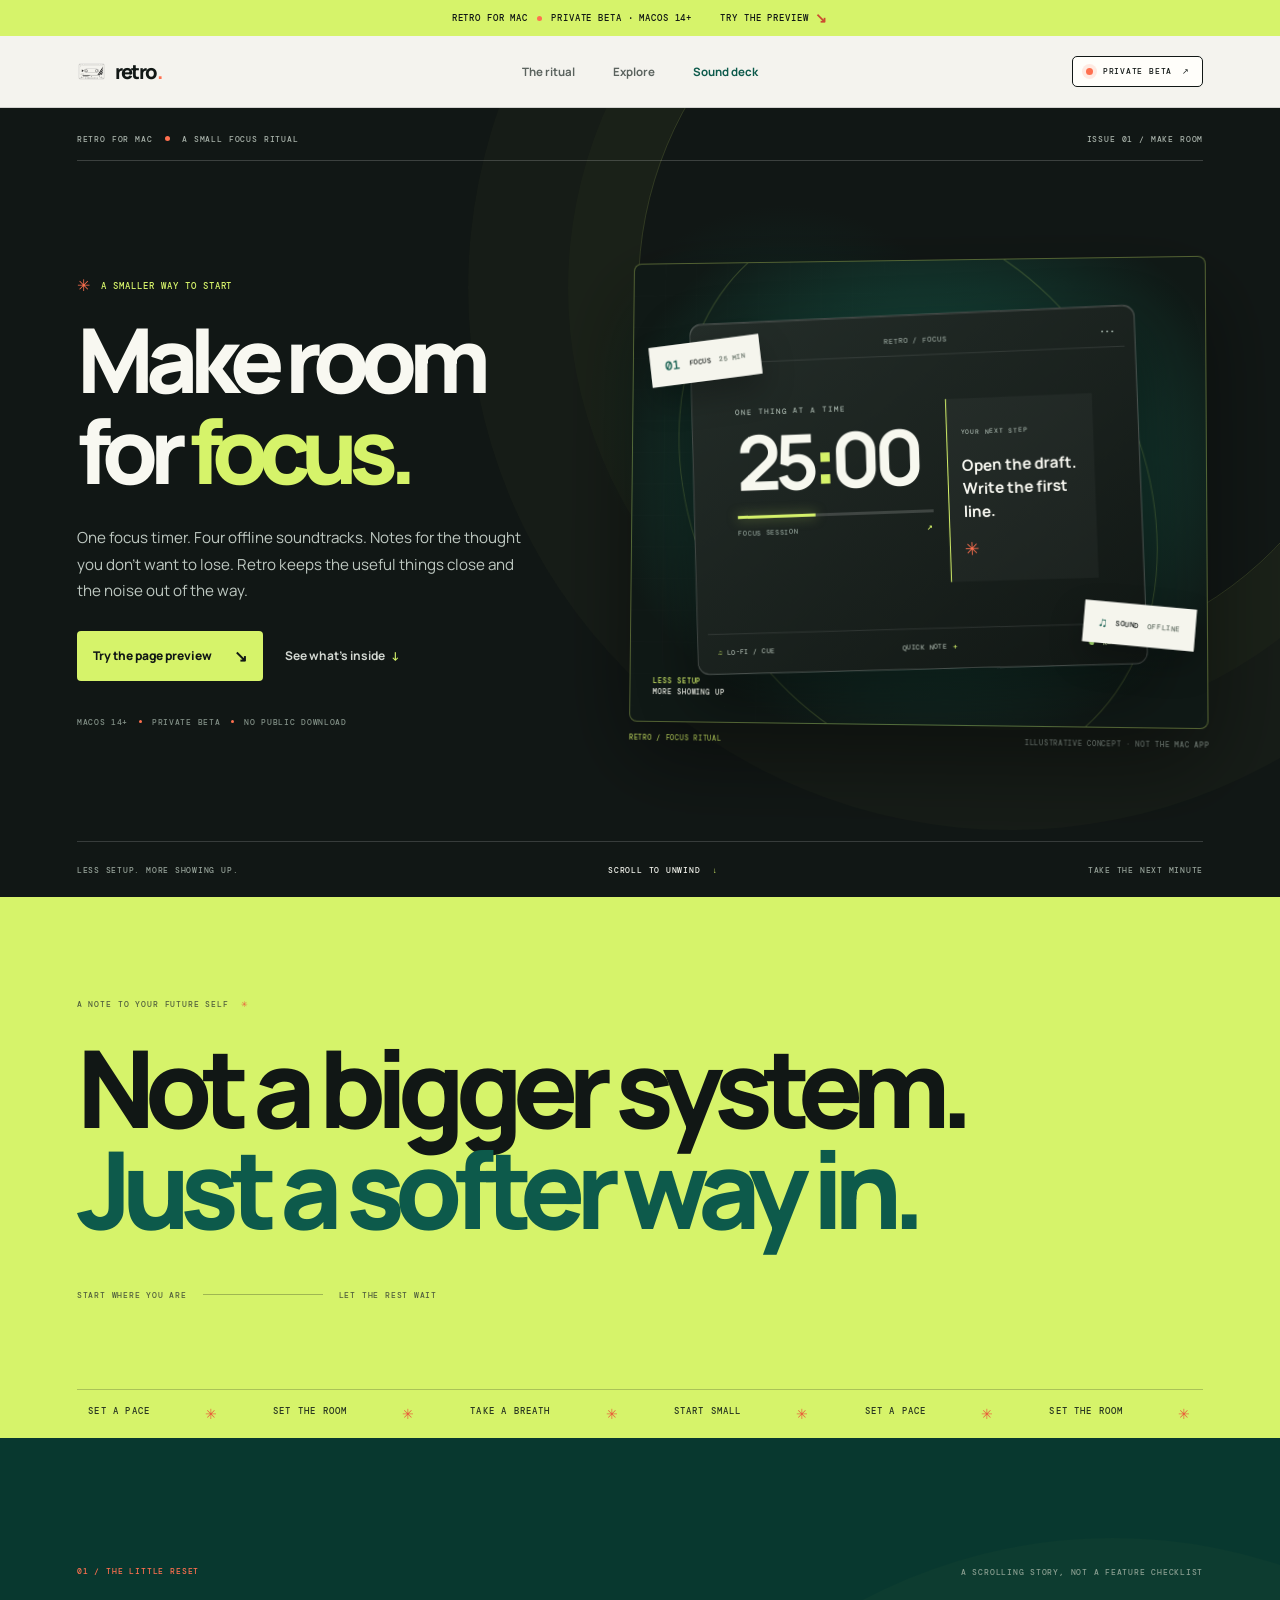
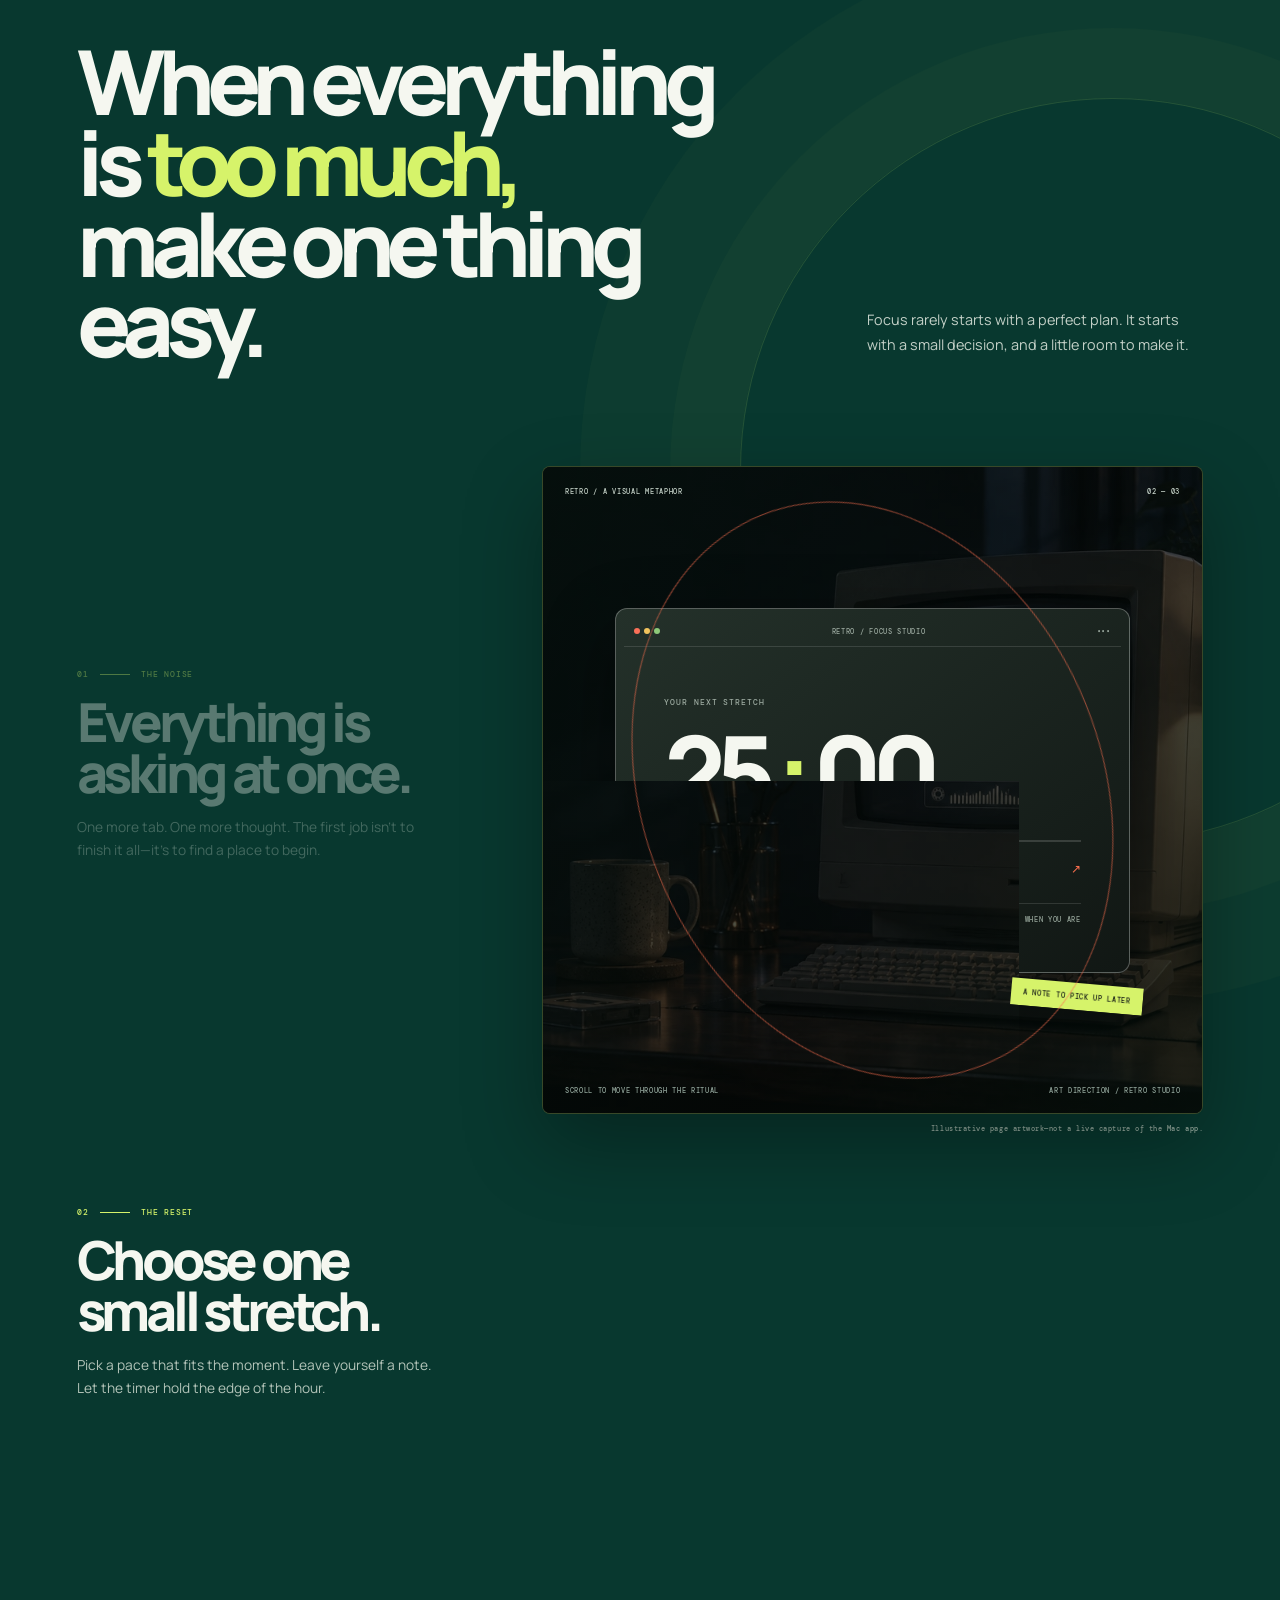
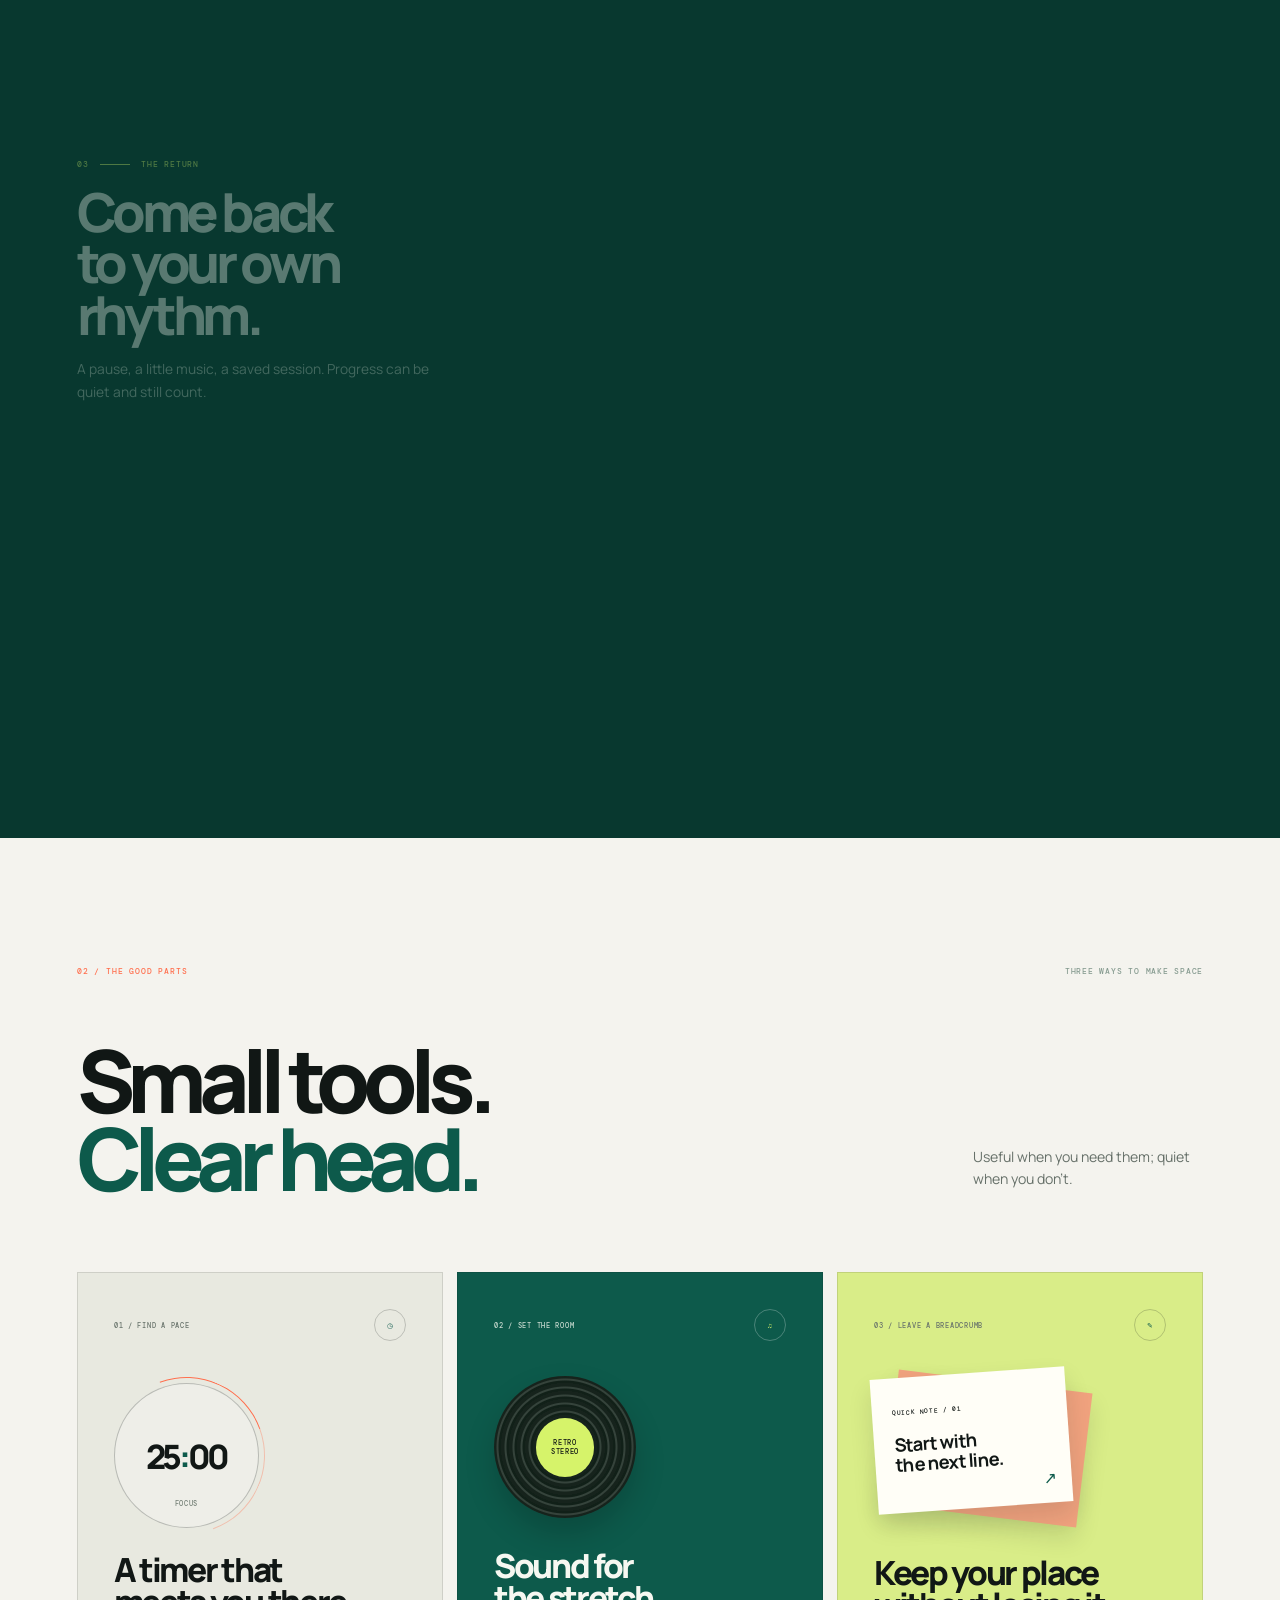
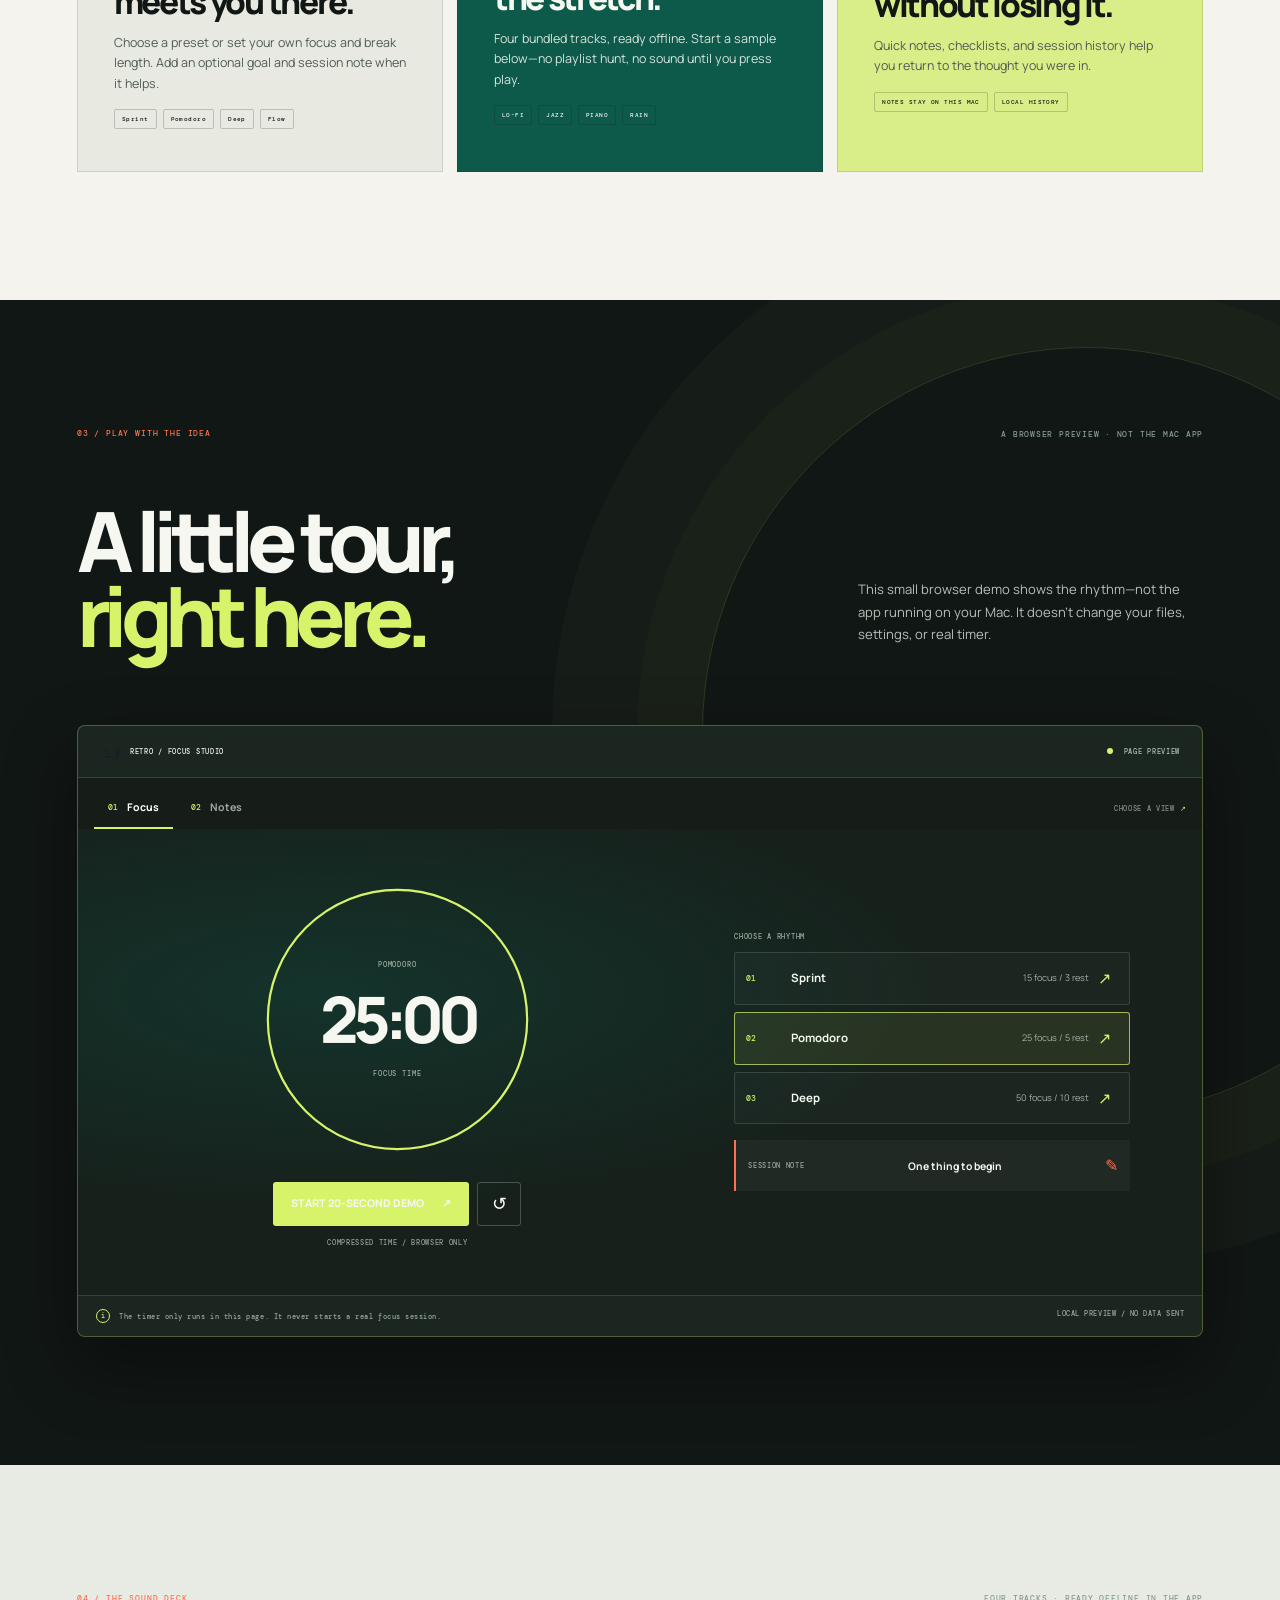
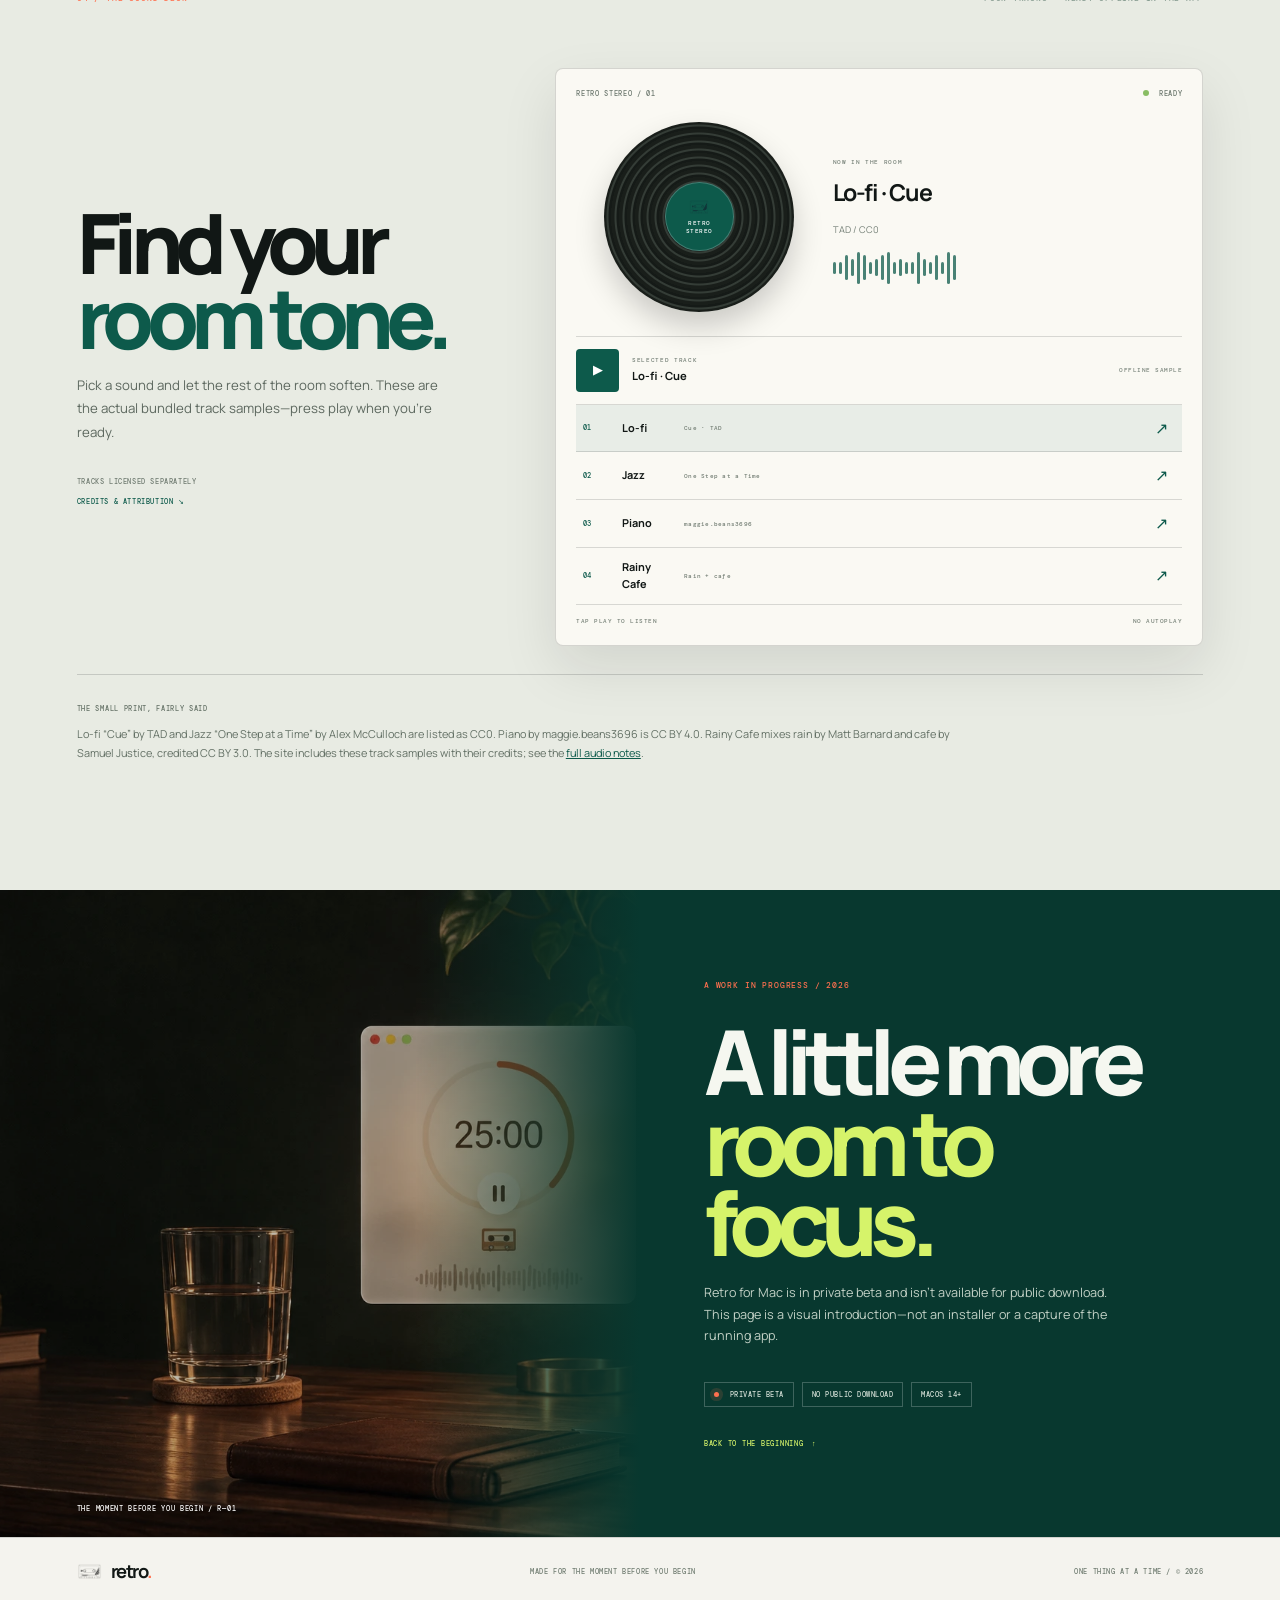
<file: docs/index.html>
<!doctype html>
<html lang="en">
<head>
  <meta charset="utf-8">
  <meta name="viewport" content="width=device-width, initial-scale=1">
  <meta name="theme-color" content="#f0ede5">
  <meta name="description" content="Meet Retro: a Mac focus ritual with a timer, four offline soundtracks, and quick notes.">
  <meta property="og:title" content="Retro — one thing at a time">
  <meta property="og:description" content="One focus timer, four offline soundtracks, and notes for your next thought. Retro for Mac is in private beta.">
  <meta property="og:image" content="https://sceptrenova-hash.github.io/Retro/assets/retro-campaign.webp">
  <title>Retro — make room for focus</title>
  <link rel="icon" type="image/png" href="assets/retro-icon.png">
  <link rel="preconnect" href="https://fonts.googleapis.com">
  <link rel="preconnect" href="https://fonts.gstatic.com" crossorigin>
  <link href="https://fonts.googleapis.com/css2?family=DM+Mono:wght@400;500&family=Manrope:wght@400;500;600;700;800&display=swap" rel="stylesheet">
  <link rel="stylesheet" href="styles.css?v=retro-rebuild-3">
  <script defer src="script.js?v=retro-rebuild-2"></script>
</head>
<body>
  <a class="skip-link" href="#main">Skip to content</a>
  <div class="reading-line" aria-hidden="true"><span id="progress"></span></div>
  <div class="site-ribbon"><span>RETRO FOR MAC <i></i> PRIVATE BETA · MACOS 14+</span><a href="#try">TRY THE PREVIEW <b>↘</b></a></div>
  <header class="site-header">
    <a class="brand" href="#top" aria-label="Retro home"><img src="assets/retro-mark.png" alt=""><span>retro<span class="brand-dot">.</span></span></a>
    <nav class="nav-links" aria-label="Main navigation"><a href="#ritual">The ritual</a><a href="#try">Explore</a><a href="#sound">Sound deck</a></nav>
    <a class="beta-tag" href="#status"><span class="status-dot"></span>Private beta <span aria-hidden="true">↗</span></a>
  </header>

  <main id="main">
    <section class="hero" id="top" aria-labelledby="hero-title">
      <div class="hero-topline"><span>RETRO FOR MAC <i></i> A SMALL FOCUS RITUAL</span><span>ISSUE 01 / MAKE ROOM</span></div>
      <div class="hero-grid">
        <div class="hero-copy">
          <p class="eyebrow"><span class="eyebrow-star">✳</span> A SMALLER WAY TO START</p>
          <h1 id="hero-title"><span class="title-line">Make room</span><span class="title-line title-last">for <em>focus.</em></span></h1>
          <p class="hero-lede">One focus timer. Four offline soundtracks. Notes for the thought you don’t want to lose. Retro keeps the useful things close and the noise out of the way.</p>
          <div class="hero-actions"><a class="button button-dark" href="#try">Try the page preview <span aria-hidden="true">↘</span></a><a class="quiet-link" href="#explore">See what’s inside <span aria-hidden="true">↓</span></a></div>
          <div class="hero-facts"><span>MACOS 14+</span><i></i><span>PRIVATE BETA</span><i></i><span>NO PUBLIC DOWNLOAD</span></div>
        </div>
        <figure class="hero-art product-art" data-parallax aria-label="Illustrative concept of Retro’s focus timer">
          <div class="hero-art-frame">
            <div class="app-window">
              <div class="app-window-head"><span class="window-lights"><i></i><i></i><i></i></span><span>RETRO / FOCUS</span><span>•••</span></div>
              <div class="app-window-main">
                <div class="app-timer"><span class="timer-label">ONE THING AT A TIME</span><strong>25<span>:</span>00</strong><div class="timer-track"><i></i></div><span class="timer-mode">FOCUS SESSION <b>↗</b></span></div>
                <div class="app-side-note"><span>YOUR NEXT STEP</span><strong>Open the draft.<br>Write the first line.</strong><i>✳</i></div>
              </div>
              <div class="app-window-foot"><span><i>♫</i> LO-FI / CUE</span><span>QUICK NOTE <b>＋</b></span><span class="app-live"><i></i> READY</span></div>
            </div>
            <div class="floating-chip chip-focus"><span>01</span> FOCUS <b>25 MIN</b></div>
            <div class="floating-chip chip-sound"><span>♫</span> SOUND <b>OFFLINE</b></div>
            <div class="hero-stamp">LESS SETUP<br><b>MORE SHOWING UP</b></div>
            <span class="art-orbit orbit-a"></span>
          </div>
          <figcaption><span>RETRO / FOCUS RITUAL</span><span>ILLUSTRATIVE CONCEPT · NOT THE MAC APP</span></figcaption>
        </figure>
      </div>
      <div class="hero-bottom"><span>LESS SETUP. MORE SHOWING UP.</span><a href="#ritual">SCROLL TO UNWIND <b>↓</b></a><span>TAKE THE NEXT MINUTE</span></div>
    </section>

    <section class="manifesto" aria-label="Retro's point of view">
      <div class="manifesto-mark">A NOTE TO YOUR FUTURE SELF <span>✳</span></div>
      <p>Not a bigger system.<br><em>Just a softer way in.</em></p>
      <div class="manifesto-foot"><span>START WHERE YOU ARE</span><span class="manifesto-line"></span><span>LET THE REST WAIT</span></div>
      <div class="ticker" aria-hidden="true"><div>SET A PACE <b>✳</b> SET THE ROOM <b>✳</b> TAKE A BREATH <b>✳</b> START SMALL <b>✳</b> SET A PACE <b>✳</b> SET THE ROOM <b>✳</b></div></div>
    </section>

    <section class="ritual" id="ritual" aria-labelledby="ritual-title">
      <div class="section-intro"><span class="section-index">01 / THE LITTLE RESET</span><span class="section-note">A SCROLLING STORY, NOT A FEATURE CHECKLIST</span></div>
      <div class="ritual-heading"><h2 id="ritual-title">When everything<br>is <em>too much,</em><br>make one thing easy.</h2><p>Focus rarely starts with a perfect plan. It starts with a small decision, and a little room to make it.</p></div>
      <div class="story-layout">
        <div class="story-beats">
          <article class="story-beat is-active" data-beat="0">
            <span class="beat-kicker">01 <i></i> THE NOISE</span>
            <h3>Everything is<br>asking at once.</h3>
            <p>One more tab. One more thought. The first job isn’t to finish it all—it’s to find a place to begin.</p>
          </article>
          <article class="story-beat" data-beat="1">
            <span class="beat-kicker">02 <i></i> THE RESET</span>
            <h3>Choose one<br>small stretch.</h3>
            <p>Pick a pace that fits the moment. Leave yourself a note. Let the timer hold the edge of the hour.</p>
          </article>
          <article class="story-beat" data-beat="2">
            <span class="beat-kicker">03 <i></i> THE RETURN</span>
            <h3>Come back<br>to your own rhythm.</h3>
            <p>A pause, a little music, a saved session. Progress can be quiet and still count.</p>
          </article>
        </div>
        <div class="story-stage" id="story-stage" data-stage="0" aria-label="An illustrative sequence showing distractions settling into a focus session">
          <div class="stage-frame">
            <img class="stage-photo" src="assets/retro-launch-key-art.webp" alt="Retro's warm, analog-inspired focus scene" loading="lazy">
            <div class="stage-wash"></div>
            <div class="stage-label"><span>RETRO / A VISUAL METAPHOR</span><span id="stage-count">01 — 03</span></div>
            <div class="noise-layer" aria-hidden="true">
              <div class="noise-card noise-card-a"><small>ANOTHER TAB</small><b>Keep this open?</b><i>↗</i></div>
              <div class="noise-card noise-card-b"><small>LOOSE THOUGHT</small><b>Don't forget…</b><i>✳</i></div>
              <div class="noise-card noise-card-c"><small>TOO MUCH AT ONCE</small><b>18:42</b><i>•••</i></div>
              <div class="noise-stamp">PAUSE<br>HERE</div>
            </div>
            <div class="focus-layer" aria-hidden="true">
              <div class="focus-window">
                <div class="focus-window-top"><span class="window-lights"><i></i><i></i><i></i></span><span>RETRO / FOCUS STUDIO</span><span>•••</span></div>
                <div class="focus-window-body"><span class="focus-kicker">YOUR NEXT STRETCH</span><div class="focus-time"><span>25</span><i>:</i><span>00</span></div><div class="focus-rule"><i></i></div><div class="focus-task"><span class="task-check">✓</span><span>One thing to begin</span><span class="task-arrow">↗</span></div><div class="focus-foot"><span>FOCUS / POMODORO</span><span>READY WHEN YOU ARE</span></div></div>
              </div>
              <span class="focus-note">A NOTE TO PICK UP LATER</span>
              <span class="focus-orbit"></span>
            </div>
            <div class="return-layer" aria-hidden="true">
              <div class="return-disc"><div class="disc-label"><img src="assets/retro-mark.png" alt=""><span>RETRO<br>STEREO</span></div></div>
              <div class="return-copy"><span>04 / SOUND DECK</span><strong>SET THE<br>ROOM TONE.</strong><i>♫</i></div>
              <div class="return-caption">A LITTLE SPACE<br>TO COME BACK TO</div>
            </div>
            <svg class="story-thread" viewBox="0 0 1000 600" preserveAspectRatio="none" aria-hidden="true"><path pathLength="1" d="M-40 470 C140 440 135 140 330 220 S510 520 660 310 S850 130 1040 70"/><circle cx="330" cy="220" r="5"/><circle cx="660" cy="310" r="5"/></svg>
            <span class="story-flare" aria-hidden="true"></span>
            <div class="stage-bottom"><span>SCROLL TO MOVE THROUGH THE RITUAL</span><span>ART DIRECTION / RETRO STUDIO</span></div>
          </div>
          <p class="stage-disclaimer">Illustrative page artwork—not a live capture of the Mac app.</p>
        </div>
      </div>
    </section>

    <section class="features" id="explore" aria-labelledby="features-title">
      <div class="features-top"><span class="section-index">02 / THE GOOD PARTS</span><span class="section-note">THREE WAYS TO MAKE SPACE</span></div>
      <div class="features-title"><h2 id="features-title">Small tools.<br><em>Clear head.</em></h2><p>Useful when you need them; quiet when you don’t.</p></div>
      <div class="feature-grid">
        <article class="feature-card feature-time reveal"><div class="feature-top"><span>01 / FIND A PACE</span><span class="feature-symbol">◷</span></div><div class="mini-clock"><span>25</span><i>:</i><span>00</span><b>FOCUS</b></div><h3>A timer that<br>meets you there.</h3><p>Choose a preset or set your own focus and break length. Add an optional goal and session note when it helps.</p><div class="feature-tags"><span>Sprint</span><span>Pomodoro</span><span>Deep</span><span>Flow</span></div></article>
        <article class="feature-card feature-sound reveal"><div class="feature-top"><span>02 / SET THE ROOM</span><span class="feature-symbol">♫</span></div><div class="feature-record"><span>RETRO<br>STEREO</span></div><h3>Sound for<br>the stretch.</h3><p>Four bundled tracks, ready offline. Start a sample below—no playlist hunt, no sound until you press play.</p><div class="sound-chip-row"><span>LO-FI</span><span>JAZZ</span><span>PIANO</span><span>RAIN</span></div></article>
        <article class="feature-card feature-notes reveal"><div class="feature-top"><span>03 / LEAVE A BREADCRUMB</span><span class="feature-symbol">✎</span></div><div class="note-stack"><div class="note-sheet note-back"></div><div class="note-sheet note-front"><small>QUICK NOTE / 01</small><b>Start with<br>the next line.</b><i>↗</i></div></div><h3>Keep your place<br>without losing it.</h3><p>Quick notes, checklists, and session history help you return to the thought you were in.</p><div class="feature-tags"><span>NOTES STAY ON THIS MAC</span><span>LOCAL HISTORY</span></div></article>
      </div>
    </section>

    <section class="try-section" id="try" aria-labelledby="try-title">
      <div class="try-heading"><span class="section-index">03 / PLAY WITH THE IDEA</span><span class="section-note">A BROWSER PREVIEW · NOT THE MAC APP</span></div>
      <div class="try-title-row"><h2 id="try-title">A little tour,<br><em>right here.</em></h2><p>This small browser demo shows the rhythm—not the app running on your Mac. It doesn’t change your files, settings, or real timer.</p></div>
      <div class="demo-shell reveal">
        <div class="demo-top"><div class="demo-brand"><img src="assets/retro-mark.png" alt=""><span>RETRO / FOCUS STUDIO</span></div><span class="demo-state"><i></i> PAGE PREVIEW</span></div>
        <div class="demo-tabs" role="tablist" aria-label="Preview a Retro feature">
          <button class="demo-tab is-selected" type="button" role="tab" id="tab-focus" aria-controls="panel-focus" aria-selected="true" data-panel="focus"><span>01</span> Focus</button>
          <button class="demo-tab" type="button" role="tab" id="tab-notes" aria-controls="panel-notes" aria-selected="false" data-panel="notes"><span>02</span> Notes</button>
          <span class="demo-tab-aside">CHOOSE A VIEW <i>↗</i></span>
        </div>
        <section class="demo-panel" id="panel-focus" role="tabpanel" aria-labelledby="tab-focus">
          <div class="demo-focus">
            <div class="demo-clock-wrap"><div class="demo-clock"><svg viewBox="0 0 200 200" aria-hidden="true"><circle class="clock-track" cx="100" cy="100" r="91"></circle><circle class="clock-progress" id="clock-progress" cx="100" cy="100" r="91"></circle></svg><div><small id="timer-mode">POMODORO</small><strong id="timer-value">25:00</strong><span>FOCUS TIME</span></div></div><div class="timer-controls"><button class="timer-start" id="timer-start" type="button">START 20-SECOND DEMO <span>↗</span></button><button class="timer-reset" id="timer-reset" type="button" aria-label="Reset browser preview">↺</button></div><p class="timer-status" id="timer-status" aria-live="polite">COMPRESSED TIME / BROWSER ONLY</p></div>
            <div class="demo-presets"><span class="demo-label">CHOOSE A RHYTHM</span><button class="preset" type="button" data-min="15" data-break="3" data-name="SPRINT"><span>01</span><b>Sprint</b><small>15 focus / 3 rest</small><i>↗</i></button><button class="preset is-current" type="button" data-min="25" data-break="5" data-name="POMODORO"><span>02</span><b>Pomodoro</b><small>25 focus / 5 rest</small><i>↗</i></button><button class="preset" type="button" data-min="50" data-break="10" data-name="DEEP"><span>03</span><b>Deep</b><small>50 focus / 10 rest</small><i>↗</i></button><div class="demo-session-note"><span>SESSION NOTE</span><b>One thing to begin</b><i>✎</i></div></div>
          </div>
        </section>
        <section class="demo-panel demo-notes-panel" id="panel-notes" role="tabpanel" aria-labelledby="tab-notes" hidden>
          <div class="notes-preview"><div class="notes-sidebar"><div class="notes-logo">NOTES <span>✳</span></div><div class="notes-folder active">▤ <span>Quick notes</span></div><div class="notes-folder">▤ <span>Ideas for later</span></div><div class="notes-folder">▤ <span>Session scraps</span></div><div class="notes-sidebar-foot">LOCAL WORKSPACE</div></div><div class="notes-paper"><div class="notes-paper-top"><span>QUICK NOTE / TODAY</span><span>•••</span></div><h3>Pick up<br>where you left off.</h3><p>Leave a small breadcrumb for future-you. The note stays in the workspace on this Mac.</p><div class="notes-check"><i>✓</i><span>Make the next step visible</span></div><div class="notes-check"><i></i><span>Let the rest wait</span></div><div class="notes-paper-foot"><span>EDITED JUST NOW</span><span>↗  OPEN NOTES</span></div></div></div>
          <p class="notes-preview-caption">Illustrative Notes workspace concept—not an app screenshot.</p>
        </section>
        <div class="demo-foot"><span><i>i</i> The timer only runs in this page. It never starts a real focus session.</span><span>LOCAL PREVIEW / NO DATA SENT</span></div>
      </div>
    </section>

    <section class="sound-section" id="sound" aria-labelledby="sound-title">
      <div class="sound-intro"><span class="section-index">04 / THE SOUND DECK</span><span class="section-note">FOUR TRACKS · READY OFFLINE IN THE APP</span></div>
      <div class="sound-layout">
        <div class="sound-copy"><h2 id="sound-title">Find your<br><em>room tone.</em></h2><p>Pick a sound and let the rest of the room soften. These are the actual bundled track samples—press play when you’re ready.</p><div class="sound-credits">TRACKS LICENSED SEPARATELY<br><a href="#audio-credits">CREDITS & ATTRIBUTION <span>↘</span></a></div></div>
        <div class="sound-player" id="sound-player">
          <div class="player-label"><span>RETRO STEREO / 01</span><span id="player-live"><i></i> READY</span></div>
          <div class="player-art"><div class="player-disc"><div class="player-disc-label"><img src="assets/retro-mark.png" alt=""><span>RETRO<br>STEREO</span></div></div><div class="player-card"><span>NOW IN THE ROOM</span><strong id="track-title">Lo-fi · Cue</strong><small id="track-subtitle">TAD / CC0</small><div class="waveform" aria-hidden="true"><i></i><i></i><i></i><i></i><i></i><i></i><i></i><i></i><i></i><i></i><i></i><i></i><i></i><i></i><i></i><i></i><i></i><i></i><i></i><i></i><i></i></div></div></div>
          <div class="player-controls"><button class="player-toggle" id="player-toggle" type="button" aria-label="Play Lo-fi Cue">▶</button><div class="player-now"><span>SELECTED TRACK</span><b id="player-track-name">Lo-fi · Cue</b></div><span class="player-duration" id="player-time">OFFLINE SAMPLE</span></div>
          <div class="track-list" role="group" aria-label="Choose a soundtrack">
            <button class="track-option is-current" type="button" data-track="lofi-study" data-title="Lo-fi · Cue" data-credit="TAD / CC0"><span>01</span><b>Lo-fi</b><small>Cue · TAD</small><i>↗</i></button>
            <button class="track-option" type="button" data-track="late-night-jazz" data-title="Jazz · One Step at a Time" data-credit="Alex McCulloch / CC0"><span>02</span><b>Jazz</b><small>One Step at a Time</small><i>↗</i></button>
            <button class="track-option" type="button" data-track="soft-piano" data-title="Piano" data-credit="maggie.beans3696 / CC BY 4.0"><span>03</span><b>Piano</b><small>maggie.beans3696</small><i>↗</i></button>
            <button class="track-option" type="button" data-track="rainy-cafe" data-title="Rainy Cafe" data-credit="Matt Barnard & Samuel Justice / CC BY 3.0"><span>04</span><b>Rainy Cafe</b><small>Rain + cafe</small><i>↗</i></button>
          </div>
          <div class="player-bottom"><span id="audio-status" aria-live="polite">TAP PLAY TO LISTEN</span><span>NO AUTOPLAY</span></div>
          <audio id="track-preview" preload="none"></audio>
        </div>
      </div>
      <div class="audio-credits" id="audio-credits"><span>THE SMALL PRINT, FAIRLY SAID</span><p>Lo-fi “Cue” by TAD and Jazz “One Step at a Time” by Alex McCulloch are listed as CC0. Piano by maggie.beans3696 is CC BY 4.0. Rainy Cafe mixes rain by Matt Barnard and cafe by Samuel Justice, credited CC BY 3.0. The site includes these track samples with their credits; see the <a href="AUDIO-LICENSE.txt">full audio notes</a>.</p></div>
    </section>

    <section class="closing" id="status" aria-labelledby="closing-title">
      <div class="closing-art"><img src="assets/retro-hero.webp" alt="A glowing focus timer on a warmly lit desk beside books and a laptop" loading="lazy"><span class="closing-art-label">THE MOMENT BEFORE YOU BEGIN / R—01</span></div>
      <div class="closing-copy"><span class="section-index">A WORK IN PROGRESS / 2026</span><h2 id="closing-title">A little more<br><em>room to focus.</em></h2><p>Retro for Mac is in private beta and isn’t available for public download. This page is a visual introduction—not an installer or a capture of the running app.</p><div class="closing-status"><span><i></i> PRIVATE BETA</span><span>NO PUBLIC DOWNLOAD</span><span>MACOS 14+</span></div><a class="back-top" href="#top">BACK TO THE BEGINNING <span>↑</span></a></div>
    </section>
  </main>

  <footer class="site-footer"><a class="footer-brand" href="#top"><img src="assets/retro-mark.png" alt=""><b>retro<span>.</span></b></a><span>MADE FOR THE MOMENT BEFORE YOU BEGIN</span><span>ONE THING AT A TIME / © 2026</span></footer>
</body>
</html>
</file>
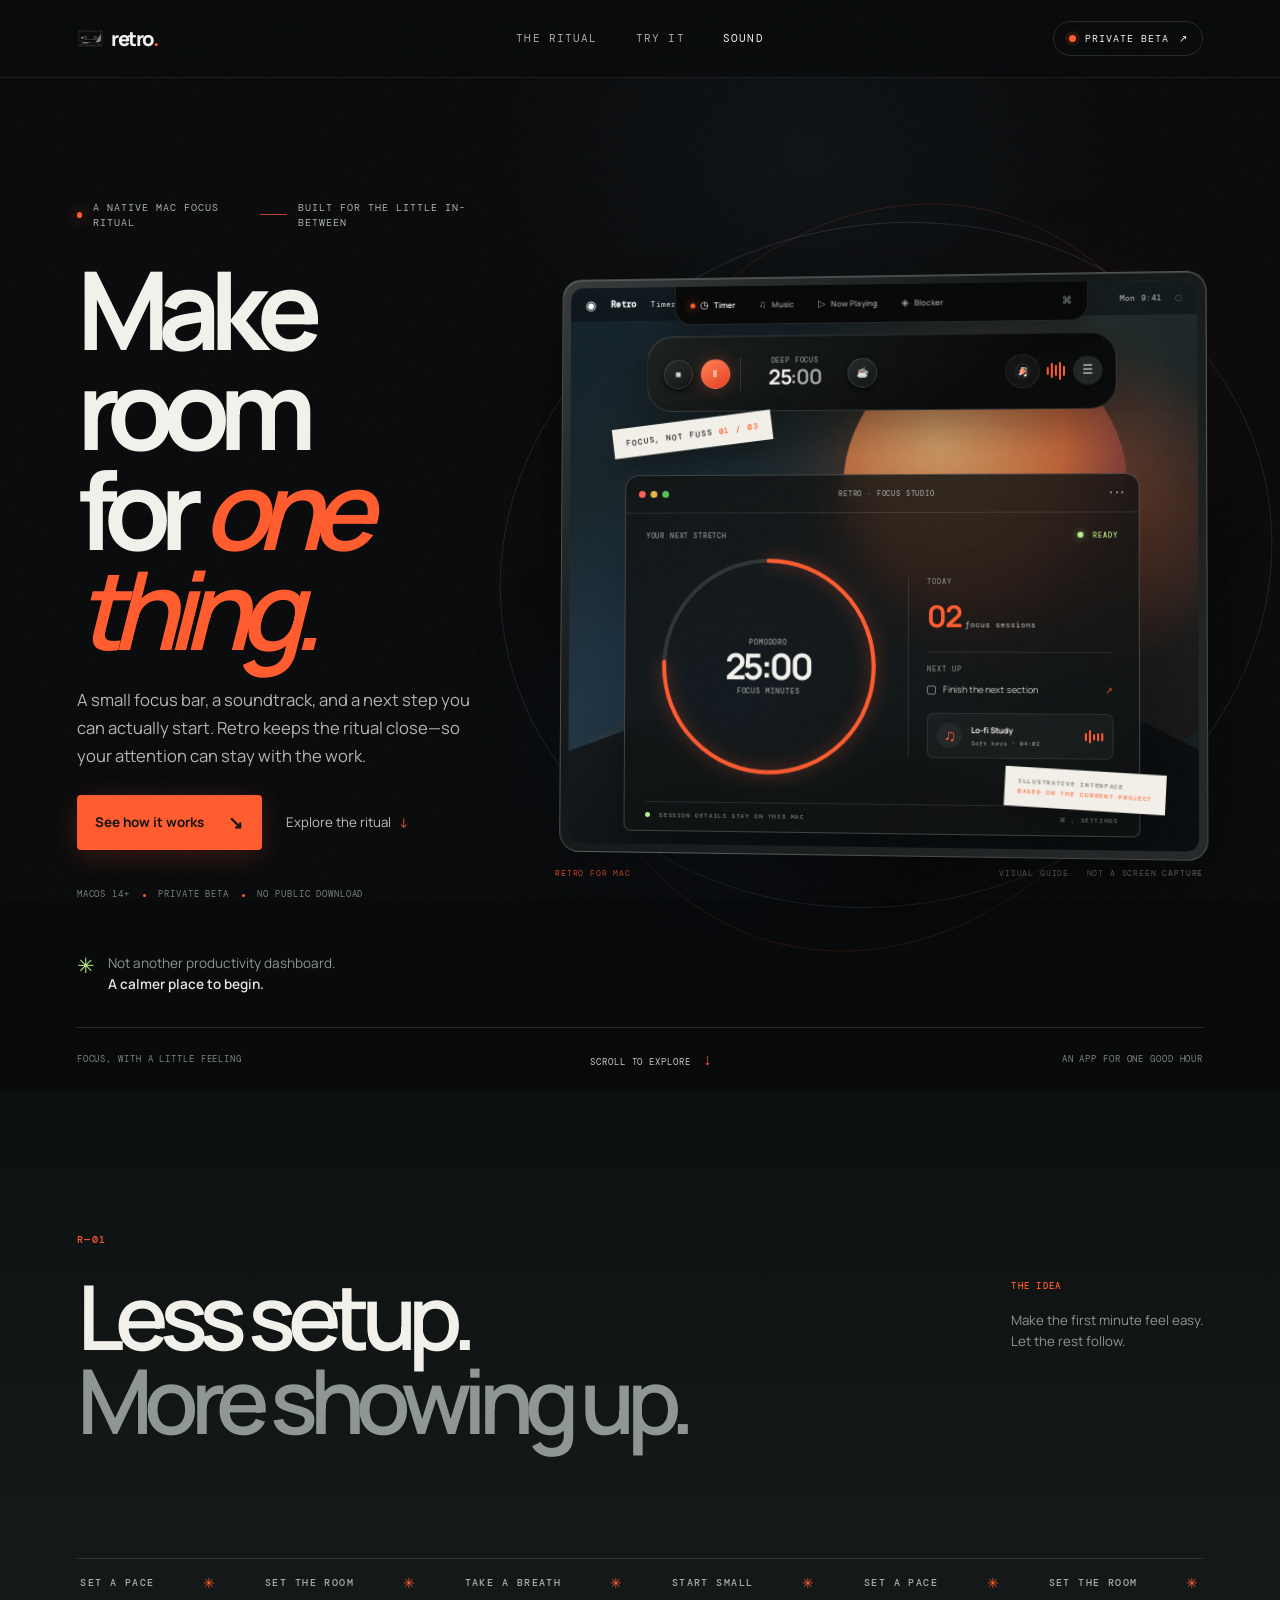
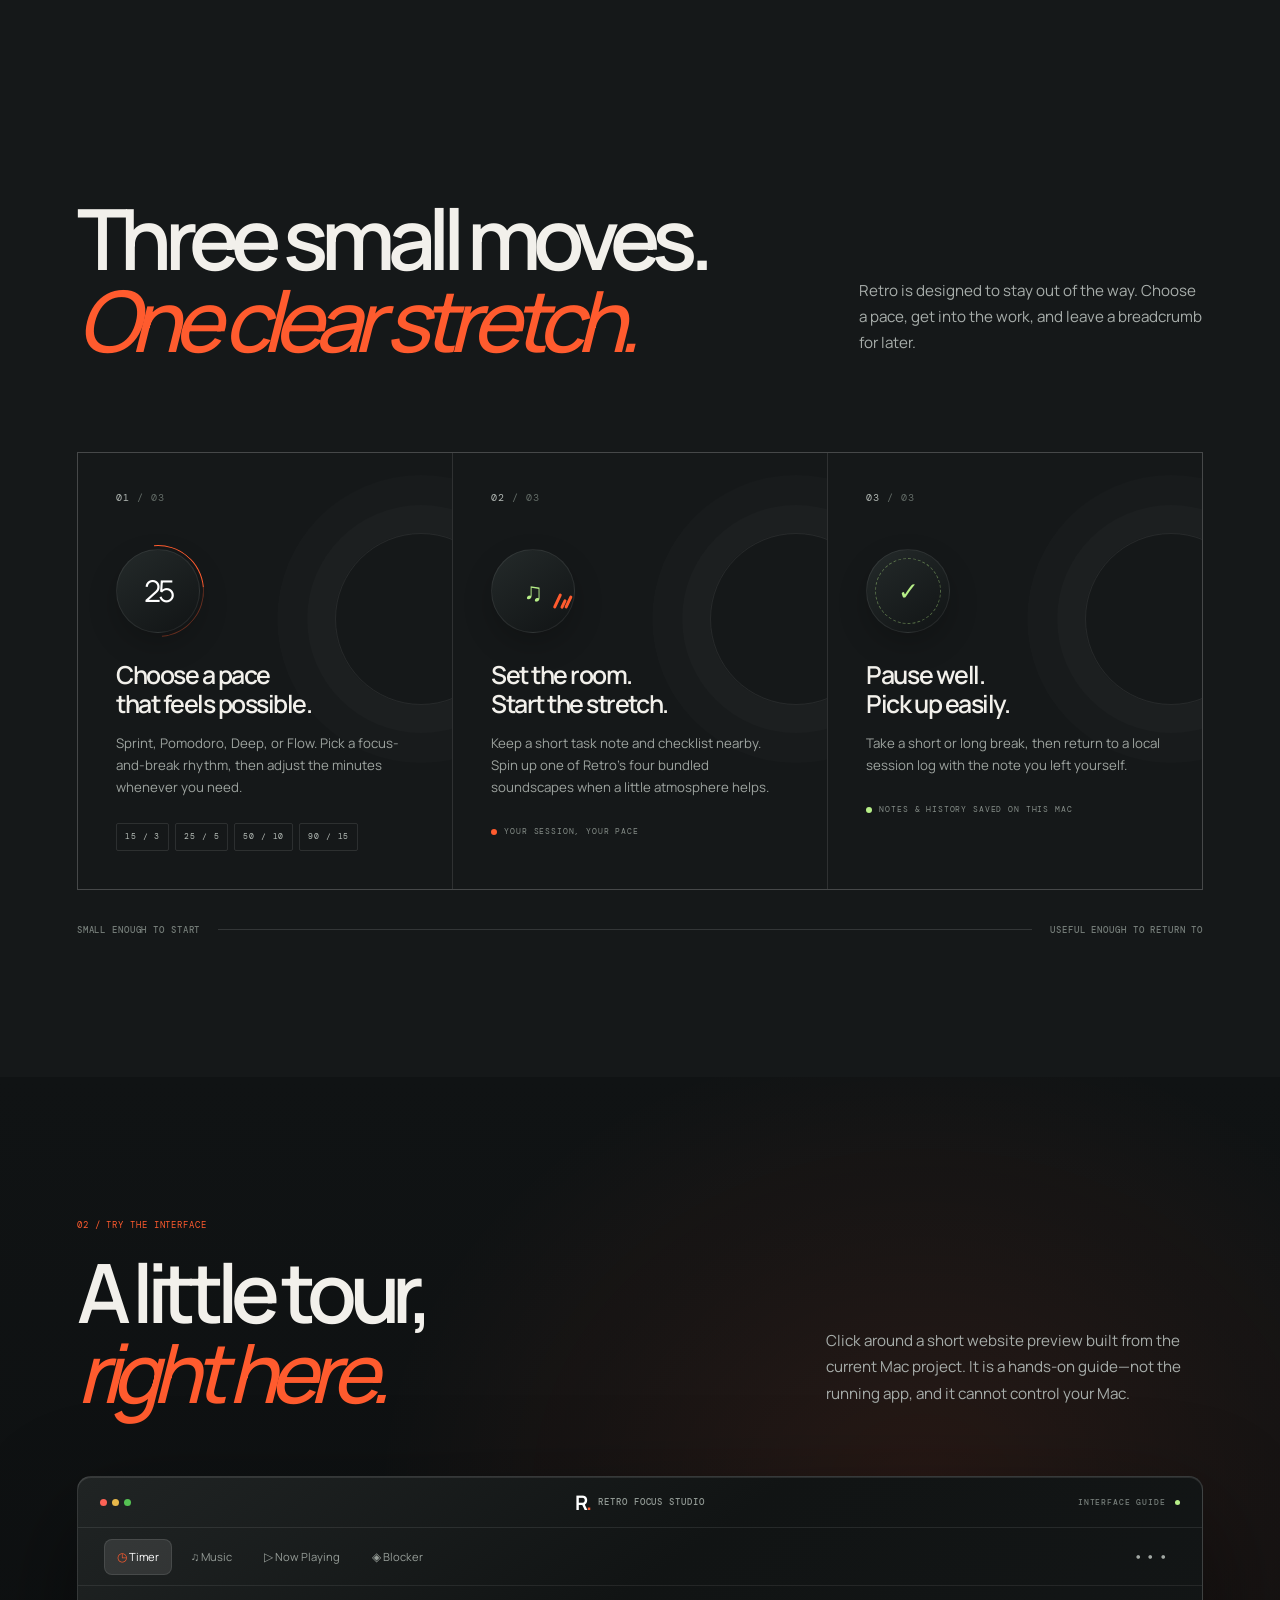
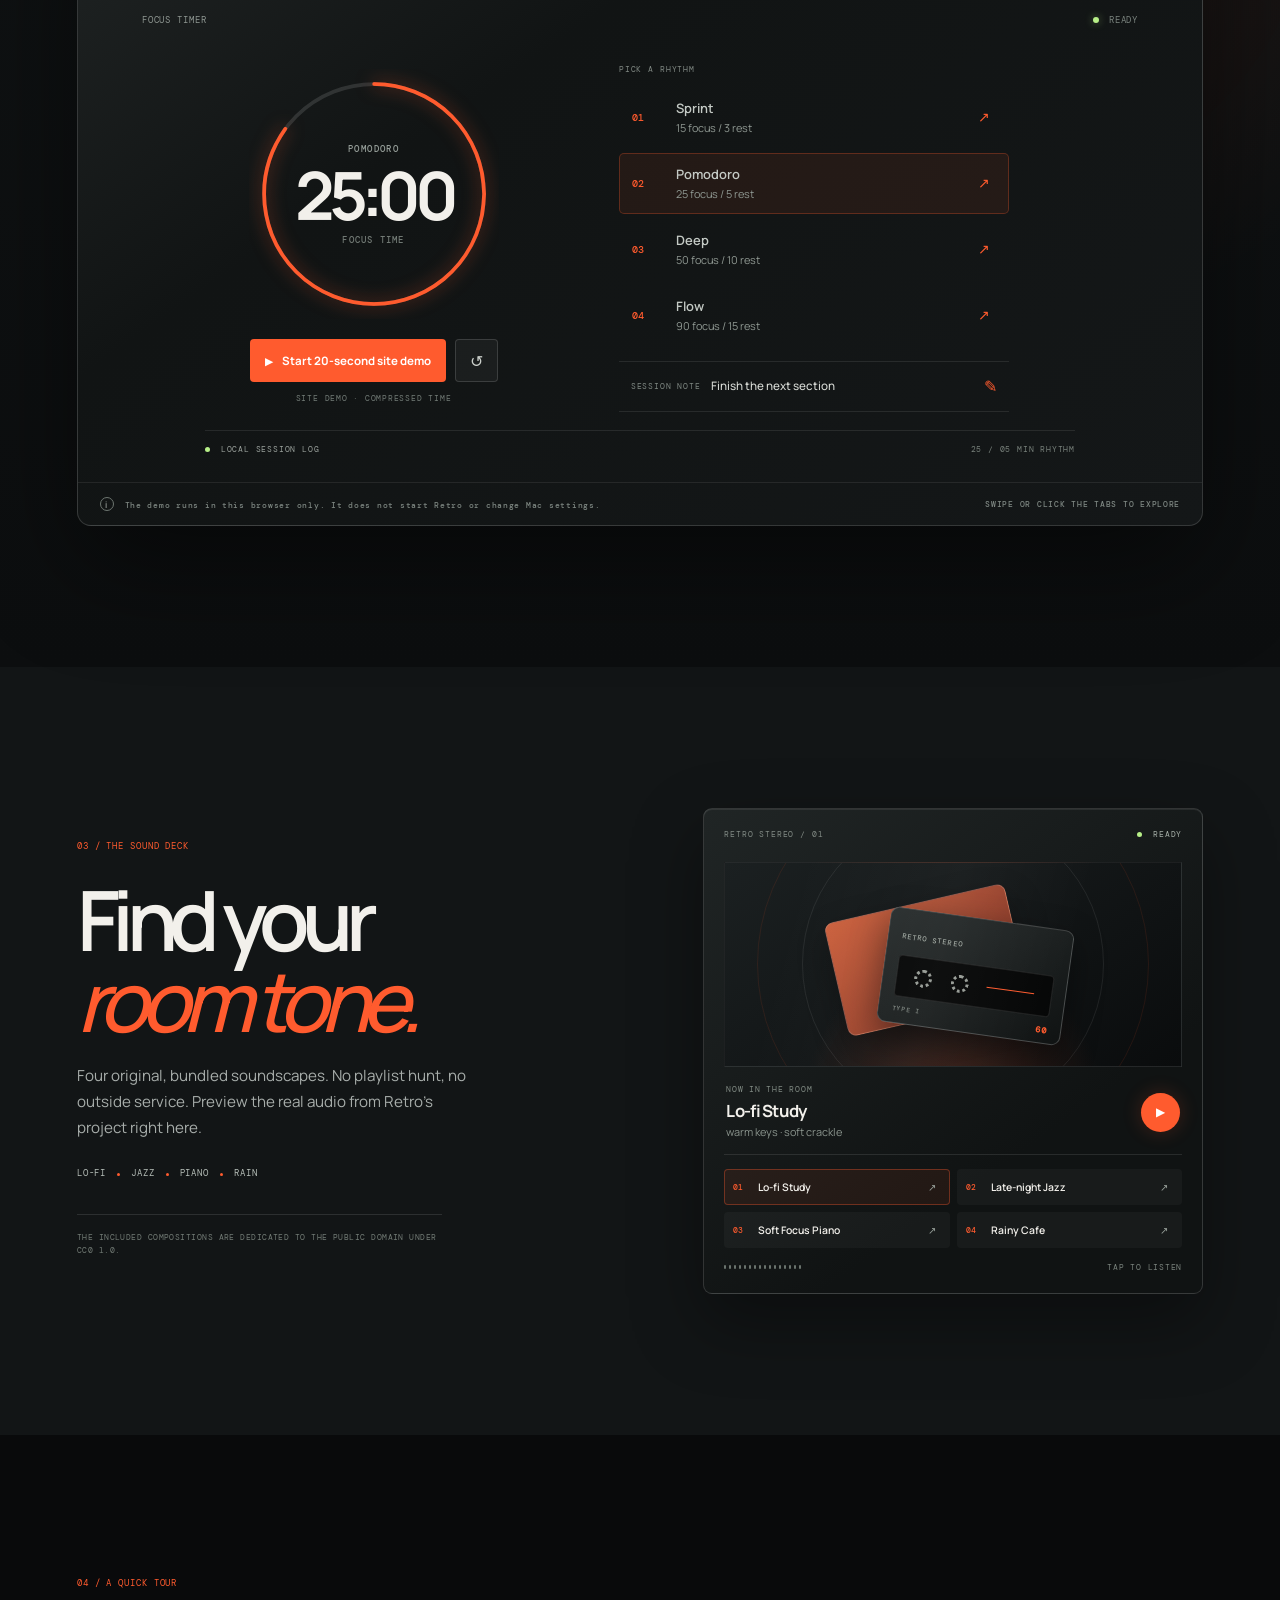
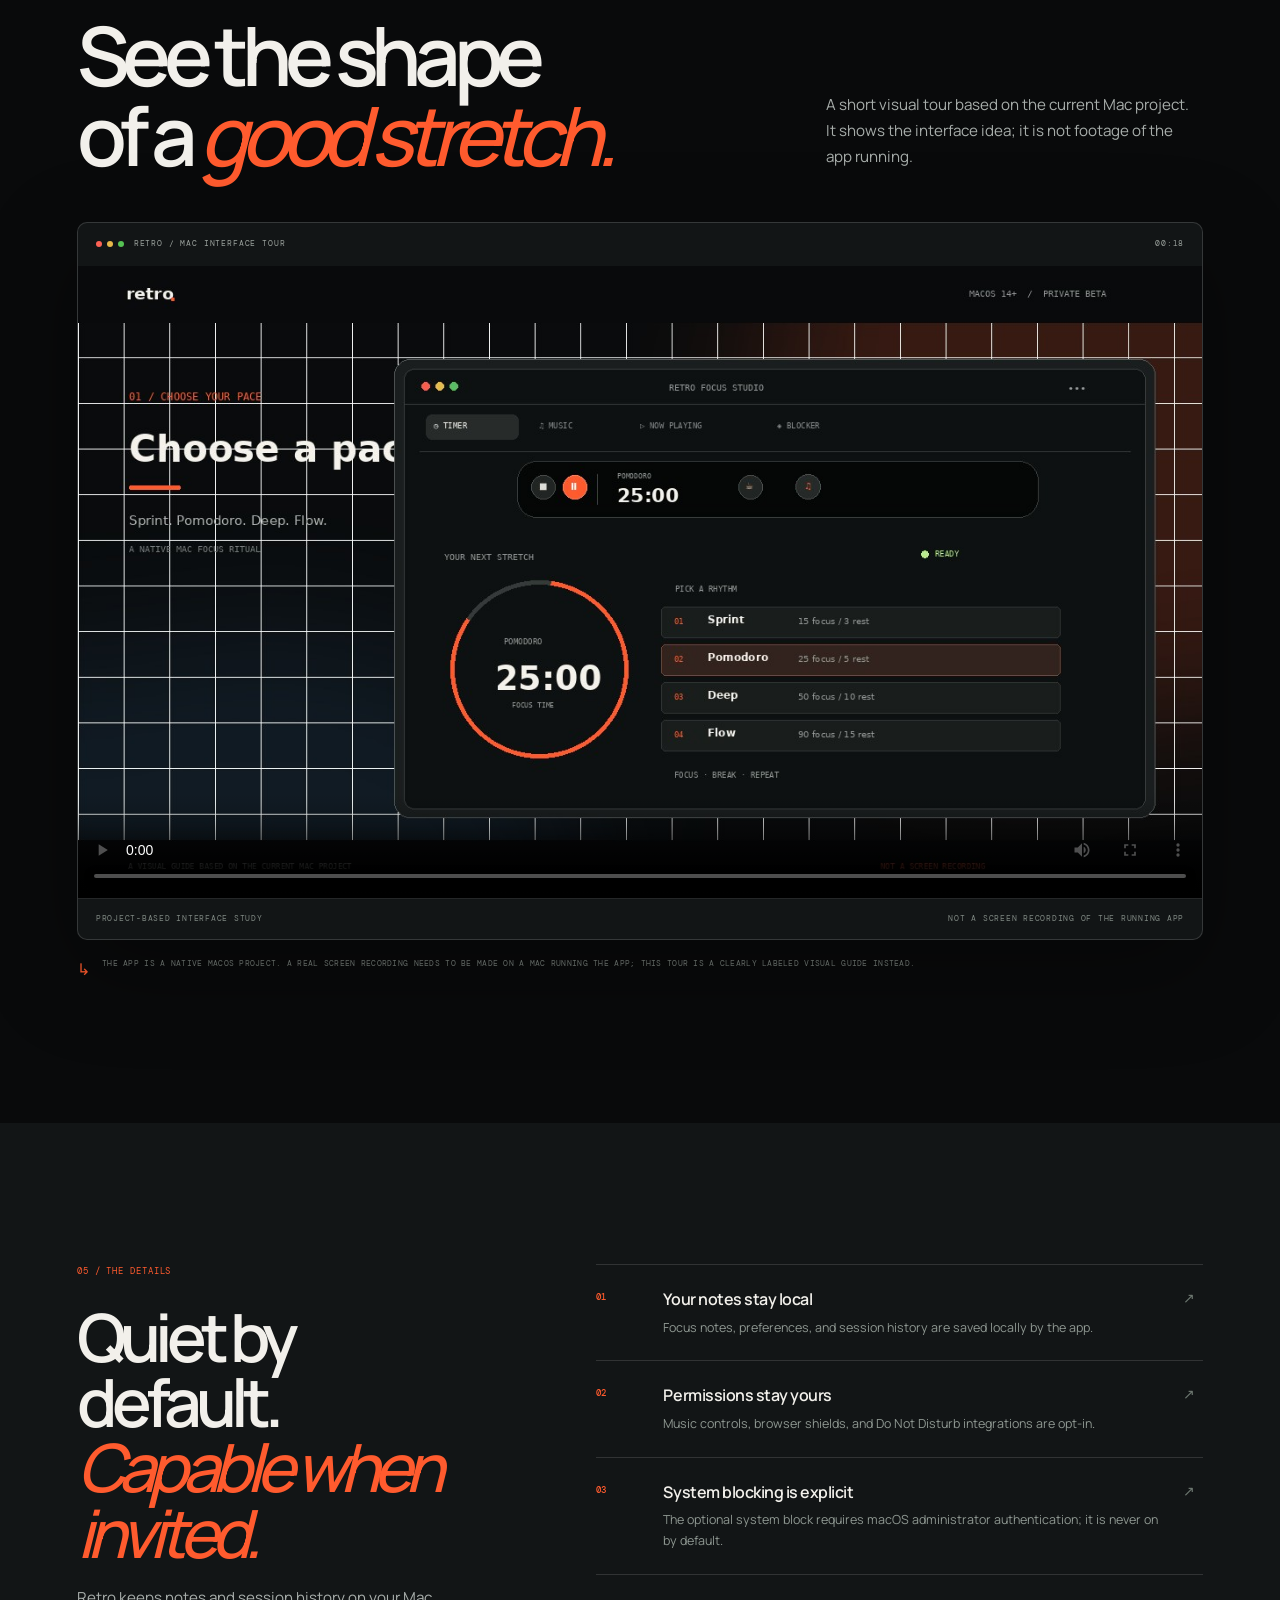
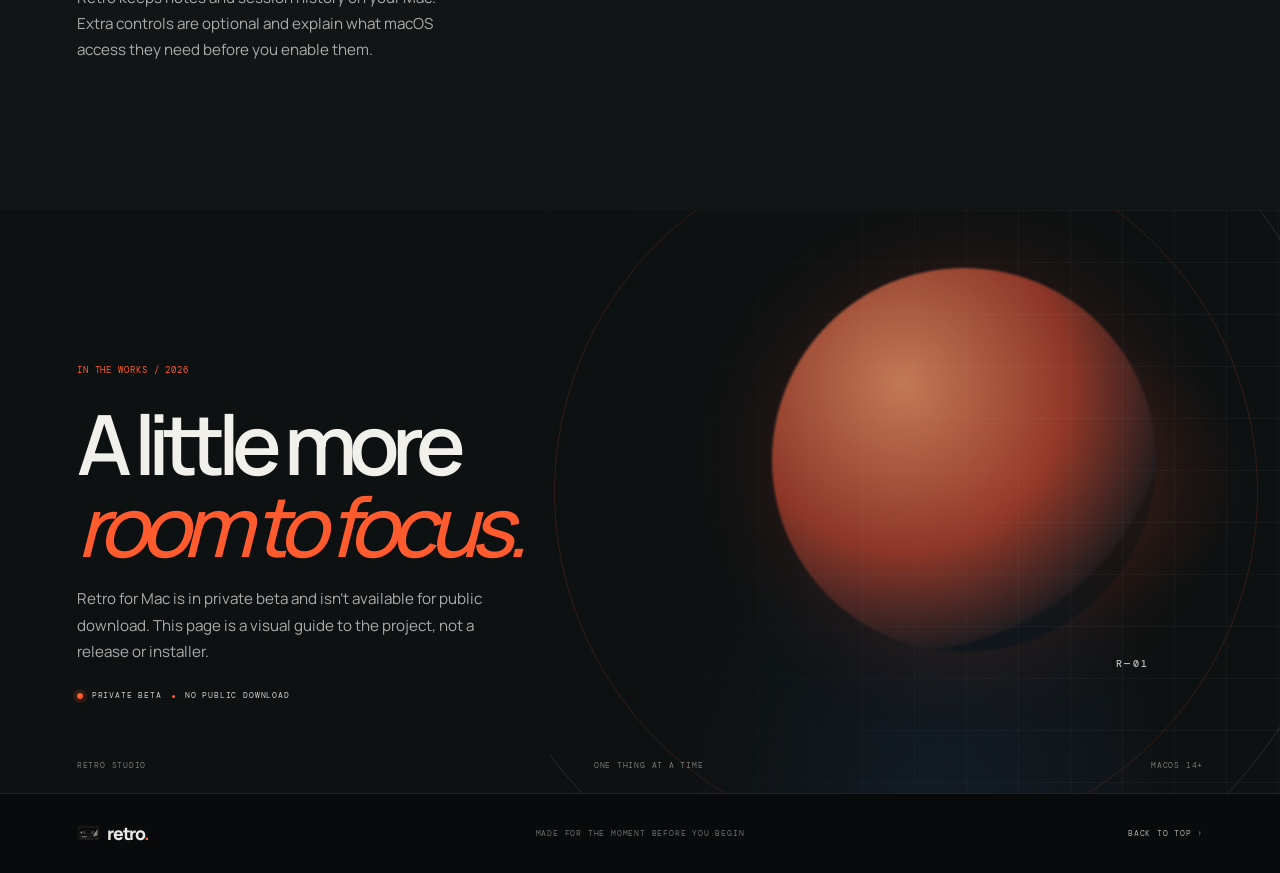
<file: retro-site/index.html>
<!doctype html>
<html lang="en">
<head>
  <meta charset="utf-8">
  <meta name="viewport" content="width=device-width, initial-scale=1">
  <meta name="theme-color" content="#090a0b">
  <meta name="description" content="Retro is a native Mac focus timer with a compact notch-style control bar, thoughtful breaks, and original bundled soundscapes.">
  <meta property="og:title" content="Retro — make room for focus">
  <meta property="og:description" content="A small focus ritual, built for your Mac. See the interface and try a short website demo.">
  <meta property="og:image" content="https://sceptrenova-hash.github.io/Retro/assets/retro-launch-key-art.webp">
  <title>Retro — make room for focus</title>
  <link rel="icon" type="image/png" href="assets/retro-icon.png">
  <link rel="preconnect" href="https://fonts.googleapis.com">
  <link rel="preconnect" href="https://fonts.gstatic.com" crossorigin>
  <link href="https://fonts.googleapis.com/css2?family=DM+Mono:wght@400;500&family=Manrope:wght@400;500;600;700;800&display=swap" rel="stylesheet">
  <link rel="stylesheet" href="styles.css?v=field-notes-1">
  <script defer src="script.js?v=field-notes-1"></script>
</head>
<body>
  <a class="skip-link" href="#main">Skip to content</a>
  <div class="progress-track" aria-hidden="true"><span id="progress"></span></div>
  <header class="site-header">
    <a class="brand" href="#top" aria-label="Retro home"><img src="assets/retro-mark.png" alt="" width="28" height="28"><span>retro<span>.</span></span></a>
    <nav class="nav-links" aria-label="Main navigation"><a href="#how">The ritual</a><a href="#demo">Try it</a><a href="#sound">Sound</a></nav>
    <a class="beta-pill" href="#beta"><i></i> Private beta <span aria-hidden="true">↗</span></a>
  </header>

  <main id="main">
    <section class="hero" id="top" aria-labelledby="hero-title">
      <div class="hero-copy reveal">
        <p class="eyebrow"><span class="eyebrow-dot"></span> A NATIVE MAC FOCUS RITUAL <span class="eyebrow-line"></span> BUILT FOR THE LITTLE IN-BETWEEN</p>
        <h1 id="hero-title">Make room<br>for <span>one thing.</span></h1>
        <p class="hero-lede">A small focus bar, a soundtrack, and a next step you can actually start. Retro keeps the ritual close—so your attention can stay with the work.</p>
        <div class="hero-cta"><a class="button button-primary" href="#demo">See how it works <span aria-hidden="true">↘</span></a><a class="text-link" href="#how">Explore the ritual <span aria-hidden="true">↓</span></a></div>
        <div class="hero-meta"><span>macOS 14+</span><i></i><span>PRIVATE BETA</span><i></i><span>NO PUBLIC DOWNLOAD</span></div>
        <div class="hero-note"><span class="note-mark">✳</span><p>Not another productivity dashboard.<br><b>A calmer place to begin.</b></p></div>
      </div>

      <div class="hero-visual reveal" aria-label="Illustrative desktop interface based on Retro's current Mac project">
        <div class="orbit orbit-one"></div><div class="orbit orbit-two"></div><div class="glow glow-orange"></div><div class="glow glow-blue"></div>
        <div class="desktop-frame">
          <div class="desktop-wallpaper">
            <div class="wallpaper-sun"></div><div class="wallpaper-ridge ridge-back"></div><div class="wallpaper-ridge ridge-front"></div>
            <div class="menubar"><span class="menu-apple">◉</span><b>Retro</b><span>Timer</span><span>Music</span><span>Now Playing</span><span>Blocker</span><span class="menu-right">Mon 9:41 <i>◌</i></span></div>
            <div class="notch-tabs" aria-hidden="true"><span class="tab-active">◷ <b>Timer</b></span><span>♫ <b>Music</b></span><span>▷ <b>Now Playing</b></span><span>◈ <b>Blocker</b></span><span class="tab-settings">⌘</span></div>
            <div class="notch-capsule" aria-hidden="true">
              <div class="capsule-left"><span class="capsule-knob stop-knob">■</span><span class="capsule-knob play-knob">Ⅱ</span><span class="capsule-divider"></span><div class="capsule-time"><small>DEEP FOCUS</small><strong>25<span>:00</span></strong></div><span class="capsule-knob coffee-knob">☕</span></div>
              <div class="capsule-right"><span class="record-mini">♫</span><span class="wave-mini"><i></i><i></i><i></i><i></i><i></i></span><span class="drawer-knob">☰</span></div>
            </div>
            <div class="desktop-window">
              <div class="window-head"><span class="traffic"><i></i><i></i><i></i></span><span>RETRO · FOCUS STUDIO</span><span class="window-menu">•••</span></div>
              <div class="window-content">
                <div class="window-kicker"><span>YOUR NEXT STRETCH</span><span><i class="ready-dot"></i> READY</span></div>
                <div class="window-grid"><div class="timer-ring"><svg viewBox="0 0 180 180" aria-hidden="true"><circle cx="90" cy="90" r="79" class="ring-track"></circle><circle cx="90" cy="90" r="79" class="ring-fill"></circle></svg><div><small>POMODORO</small><strong>25:00</strong><small>FOCUS MINUTES</small></div></div><div class="window-side"><p class="small-label">TODAY</p><strong class="today-stat">02 <span>focus sessions</span></strong><div class="side-rule"></div><p class="small-label">NEXT UP</p><p class="task-line"><i></i> Finish the next section <b>↗</b></p><div class="sound-tag"><span>♫</span><p><b>Lo-fi Study</b><small>Soft keys · 04:02</small></p><span class="mini-wave"><i></i><i></i><i></i><i></i><i></i></span></div></div></div>
                <div class="window-footer"><span><i class="save-dot"></i> SESSION DETAILS STAY ON THIS MAC</span><span>⌘ , SETTINGS</span></div>
              </div>
            </div>
            <div class="desktop-sticky sticky-a">FOCUS, NOT FUSS <b>01 / 03</b></div><div class="desktop-sticky sticky-b">ILLUSTRATIVE INTERFACE<br><b>BASED ON THE CURRENT PROJECT</b></div>
          </div>
        </div>
        <div class="visual-caption"><span>RETRO FOR MAC</span><span>VISUAL GUIDE · NOT A SCREEN CAPTURE</span></div>
      </div>
      <div class="hero-bottom"><span>FOCUS, WITH A LITTLE FEELING</span><a href="#how">SCROLL TO EXPLORE <b>↓</b></a><span>AN APP FOR ONE GOOD HOUR</span></div>
    </section>

    <section class="intro-band" aria-label="Retro's design principle"><div class="intro-mark">R—01</div><p>Less setup.<br><span>More showing up.</span></p><div class="intro-side"><span>THE IDEA</span><p>Make the first minute feel easy.<br>Let the rest follow.</p></div><div class="ticker" aria-hidden="true"><div>SET A PACE <b>✳</b> SET THE ROOM <b>✳</b> TAKE A BREATH <b>✳</b> START SMALL <b>✳</b> SET A PACE <b>✳</b> SET THE ROOM <b>✳</b></div></div></section>

    <section class="ritual section-pad" id="how" aria-labelledby="how-title">
      <div class="section-top reveal"><span class="section-index">01 / THE RITUAL</span><span class="section-note">A LITTLE STRUCTURE, NEVER A BIGGER SYSTEM</span></div>
      <div class="section-heading reveal"><h2 id="how-title">Three small moves.<br><em>One clear stretch.</em></h2><p>Retro is designed to stay out of the way. Choose a pace, get into the work, and leave a breadcrumb for later.</p></div>
      <div class="ritual-grid">
        <article class="ritual-card reveal"><div class="ritual-number">01<span> / 03</span></div><div class="card-icon pace-icon"><span>25</span><i></i></div><h3>Choose a pace<br>that feels possible.</h3><p>Sprint, Pomodoro, Deep, or Flow. Pick a focus-and-break rhythm, then adjust the minutes whenever you need.</p><div class="preset-strip"><span>15 / 3</span><span>25 / 5</span><span>50 / 10</span><span>90 / 15</span></div></article>
        <article class="ritual-card reveal"><div class="ritual-number">02<span> / 03</span></div><div class="card-icon sound-icon"><span>♫</span><i></i><i></i><i></i></div><h3>Set the room.<br>Start the stretch.</h3><p>Keep a short task note and checklist nearby. Spin up one of Retro's four bundled soundscapes when a little atmosphere helps.</p><div class="card-foot"><span class="foot-dot orange"></span> YOUR SESSION, YOUR PACE</div></article>
        <article class="ritual-card reveal"><div class="ritual-number">03<span> / 03</span></div><div class="card-icon recap-icon"><span>✓</span><i></i></div><h3>Pause well.<br>Pick up easily.</h3><p>Take a short or long break, then return to a local session log with the note you left yourself.</p><div class="card-foot"><span class="foot-dot green"></span> NOTES & HISTORY SAVED ON THIS MAC</div></article>
      </div>
      <div class="ritual-bottom reveal"><span>SMALL ENOUGH TO START</span><span class="ritual-line"></span><span>USEFUL ENOUGH TO RETURN TO</span></div>
    </section>

    <section class="demo-section" id="demo" aria-labelledby="demo-title">
      <div class="demo-head section-shell reveal"><div><span class="section-index">02 / TRY THE INTERFACE</span><h2 id="demo-title">A little tour,<br><em>right here.</em></h2></div><p>Click around a short website preview built from the current Mac project. It is a hands-on guide—not the running app, and it cannot control your Mac.</p></div>
      <div class="demo-shell section-shell reveal">
        <div class="demo-window">
          <div class="demo-topbar"><span class="traffic"><i></i><i></i><i></i></span><div class="demo-window-title"><span class="demo-logo">r<span>.</span></span> RETRO FOCUS STUDIO</div><span class="demo-build">INTERFACE GUIDE <i></i></span></div>
          <div class="demo-appbar"><div class="demo-tabs" role="tablist" aria-label="Preview sections"><button class="demo-tab active" type="button" role="tab" aria-selected="true" data-view="timer">◷ <span>Timer</span></button><button class="demo-tab" type="button" role="tab" aria-selected="false" data-view="music">♫ <span>Music</span></button><button class="demo-tab" type="button" role="tab" aria-selected="false" data-view="now">▷ <span>Now Playing</span></button><button class="demo-tab" type="button" role="tab" aria-selected="false" data-view="blocker">◈ <span>Blocker</span></button></div><button class="demo-more" type="button" aria-label="More interface details">•••</button></div>
          <div class="demo-body">
            <section class="demo-panel active" data-panel="timer" role="tabpanel">
              <div class="demo-panel-head"><span>FOCUS TIMER</span><span><i class="ready-dot"></i> READY</span></div>
              <div class="timer-layout"><div class="timer-card"><div class="timer-ring"><svg viewBox="0 0 200 200" aria-hidden="true"><circle class="timer-track" cx="100" cy="100" r="88"></circle><circle class="timer-progress" cx="100" cy="100" r="88"></circle></svg><div class="timer-readout"><span id="timer-mode">POMODORO</span><strong id="timer-value">25:00</strong><small>FOCUS TIME</small></div></div><div class="timer-buttons"><button id="start-demo" class="start-button" type="button"><span>▶</span> Start 20-second site demo</button><button id="reset-demo" class="reset-button" type="button" aria-label="Reset preview timer">↺</button></div><p class="compressed-note" id="timer-note">SITE DEMO · COMPRESSED TIME</p></div><div class="timer-options"><p class="panel-label">PICK A RHYTHM</p><button class="preset-option" type="button" data-min="15" data-break="3"><span class="preset-num">01</span><span><b>Sprint</b><small>15 focus / 3 rest</small></span><i>↗</i></button><button class="preset-option selected" type="button" data-min="25" data-break="5"><span class="preset-num">02</span><span><b>Pomodoro</b><small>25 focus / 5 rest</small></span><i>↗</i></button><button class="preset-option" type="button" data-min="50" data-break="10"><span class="preset-num">03</span><span><b>Deep</b><small>50 focus / 10 rest</small></span><i>↗</i></button><button class="preset-option" type="button" data-min="90" data-break="15"><span class="preset-num">04</span><span><b>Flow</b><small>90 focus / 15 rest</small></span><i>↗</i></button><div class="task-input"><span>SESSION NOTE</span><b>Finish the next section</b><i>✎</i></div></div></div>
              <div class="demo-footer"><span><i class="save-dot"></i> LOCAL SESSION LOG</span><span>25 / 05 MIN RHYTHM</span></div>
            </section>
            <section class="demo-panel" data-panel="music" role="tabpanel" hidden><div class="demo-panel-head"><span>THE BUNDLED SOUND DECK</span><span>FOUR TRACKS · LOCAL AUDIO</span></div><div class="music-layout"><div class="music-visual"><div class="record"><span>RETRO<br>STEREO</span></div><div class="music-track"><span>NOW SELECTED</span><strong id="selected-track">Lo-fi Study</strong><small id="track-description">warm keys · soft crackle</small><div class="audio-wave"><i></i><i></i><i></i><i></i><i></i><i></i><i></i><i></i><i></i><i></i><i></i><i></i><i></i></div><button id="audio-play" class="audio-button" type="button"><span>▶</span> Play sound sample</button><p class="audio-status" id="audio-status" aria-live="polite">A short preview from the included soundtrack.</p></div></div><div class="track-choices"><p class="panel-label">CHOOSE A SIDE</p><button class="track-choice active" type="button" data-track="lofi-study" data-title="Lo-fi Study" data-desc="warm keys · soft crackle"><span>01</span><b>Lo-fi Study</b><small>soft, warm, familiar</small><i>↗</i></button><button class="track-choice" type="button" data-track="late-night-jazz" data-title="Late-night Jazz" data-desc="easy horns · blue hour"><span>02</span><b>Late-night Jazz</b><small>easy horns · blue hour</small><i>↗</i></button><button class="track-choice" type="button" data-track="soft-piano" data-title="Soft Focus Piano" data-desc="slow notes · open space"><span>03</span><b>Soft Focus Piano</b><small>slow notes · open space</small><i>↗</i></button><button class="track-choice" type="button" data-track="rainy-cafe" data-title="Rainy Cafe" data-desc="window rain · cafe hum"><span>04</span><b>Rainy Cafe</b><small>window rain · cafe hum</small><i>↗</i></button></div></div></section>
            <section class="demo-panel" data-panel="now" role="tabpanel" hidden><div class="demo-panel-head"><span>NOW PLAYING</span><span>OPTIONAL MAC INTEGRATION</span></div><div class="utility-layout"><div class="utility-orb">▷</div><div class="utility-copy"><span class="panel-label">A SMALL REMOTE FOR YOUR MUSIC</span><h3>Your soundtrack,<br>without the app switch.</h3><p>Retro can read track details and control Apple Music or Spotify after you allow macOS Automation. Browser players use the Mac’s media keys; their track details may not be available.</p><div class="mini-transport"><button type="button" aria-label="Previous track">◂</button><button type="button" aria-label="Play pause">▶</button><button type="button" aria-label="Next track">▸</button><span>ILLUSTRATIVE CONTROLS · NOT CONNECTED HERE</span></div></div></div></section>
            <section class="demo-panel" data-panel="blocker" role="tabpanel" hidden><div class="demo-panel-head"><span>BLOCKER & SPOTLIGHT</span><span>OPT-IN · OFF BY DEFAULT</span></div><div class="utility-layout blocker-layout"><div class="shield-mark">◈</div><div class="utility-copy"><span class="panel-label">MORE FOCUS, ONLY IF YOU WANT IT</span><h3>Set a boundary.<br>Keep the choice yours.</h3><p>The optional site shield can redirect chosen sites during a focus session. The separate system-wide block edits your Mac’s hosts file only after administrator authentication.</p><div class="permission-note"><span class="permission-icon">⌘</span><span><b>Nothing switches itself on.</b><small>Permissions and system changes stay opt-in.</small></span></div></div></div></section>
          </div>
        </div>
        <div class="demo-bottom"><span><i class="demo-info">i</i> The demo runs in this browser only. It does not start Retro or change Mac settings.</span><span>SWIPE OR CLICK THE TABS TO EXPLORE</span></div>
      </div>
    </section>

    <section class="sound-section section-pad" id="sound" aria-labelledby="sound-title">
      <div class="sound-grid section-shell">
        <div class="sound-copy reveal"><span class="section-index">03 / THE SOUND DECK</span><h2 id="sound-title">Find your<br><em>room tone.</em></h2><p>Four original, bundled soundscapes. No playlist hunt, no outside service. Preview the real audio from Retro’s project right here.</p><div class="sound-meta"><span>LO-FI</span><i></i><span>JAZZ</span><i></i><span>PIANO</span><i></i><span>RAIN</span></div><p class="audio-license">The included compositions are dedicated to the public domain under CC0 1.0.</p></div>
        <div class="sound-player reveal"><div class="player-top"><span>RETRO STEREO / 01</span><span><i class="live-dot"></i> READY</span></div><div class="player-art"><div class="cassette cassette-back"></div><div class="cassette cassette-front"><span class="cassette-brand">RETRO STEREO</span><div class="cassette-window"><i></i><i></i><span></span></div><div class="cassette-mark">TYPE I <b>60</b></div></div><div class="player-glint"></div></div><div class="player-controls"><div class="player-track-info"><span>NOW IN THE ROOM</span><strong id="deck-track-name">Lo-fi Study</strong><small id="deck-track-desc">warm keys · soft crackle</small></div><button id="deck-toggle" type="button" class="deck-toggle" aria-label="Play Lo-fi Study">▶</button></div><div class="player-track-list"><button class="deck-track active" type="button" data-track="lofi-study" data-title="Lo-fi Study" data-desc="warm keys · soft crackle"><span>01</span><b>Lo-fi Study</b><i>↗</i></button><button class="deck-track" type="button" data-track="late-night-jazz" data-title="Late-night Jazz" data-desc="easy horns · blue hour"><span>02</span><b>Late-night Jazz</b><i>↗</i></button><button class="deck-track" type="button" data-track="soft-piano" data-title="Soft Focus Piano" data-desc="slow notes · open space"><span>03</span><b>Soft Focus Piano</b><i>↗</i></button><button class="deck-track" type="button" data-track="rainy-cafe" data-title="Rainy Cafe" data-desc="window rain · cafe hum"><span>04</span><b>Rainy Cafe</b><i>↗</i></button></div><div class="player-status"><div class="status-bars" aria-hidden="true"><i></i><i></i><i></i><i></i><i></i><i></i><i></i><i></i><i></i><i></i><i></i><i></i><i></i><i></i><i></i><i></i></div><span id="deck-status" aria-live="polite">TAP TO LISTEN</span></div></div>
      </div>
    </section>

    <section class="film-section section-pad" id="film" aria-labelledby="film-title">
      <div class="film-heading section-shell reveal"><div><span class="section-index">04 / A QUICK TOUR</span><h2 id="film-title">See the shape<br>of a <em>good stretch.</em></h2></div><p>A short visual tour based on the current Mac project. It shows the interface idea; it is not footage of the app running.</p></div>
      <div class="film-card section-shell reveal"><div class="film-topline"><span><i class="traffic"><i></i><i></i><i></i></i> RETRO / MAC INTERFACE TOUR</span><span>00:18</span></div><video id="tour-video" controls playsinline preload="metadata" poster="assets/retro-tour-poster.jpg" aria-label="An illustrative visual tour of Retro's current Mac interface concept"><source src="assets/retro-tour.mp4" type="video/mp4">Your browser does not support video playback.</video><div class="film-foot"><span>PROJECT-BASED INTERFACE STUDY</span><span>NOT A SCREEN RECORDING OF THE RUNNING APP</span></div></div>
      <div class="film-disclaimer section-shell"><span class="disclaimer-icon">↳</span><p>The app is a native macOS project. A real screen recording needs to be made on a Mac running the app; this tour is a clearly labeled visual guide instead.</p></div>
    </section>

    <section class="control-section section-pad" aria-labelledby="control-title"><div class="control-grid section-shell"><div class="control-copy reveal"><span class="section-index">05 / THE DETAILS</span><h2 id="control-title">Quiet by default.<br><em>Capable when invited.</em></h2><p>Retro keeps notes and session history on your Mac. Extra controls are optional and explain what macOS access they need before you enable them.</p></div><div class="control-cards"><article class="control-card reveal"><span class="control-mark">01</span><div><h3>Your notes stay local</h3><p>Focus notes, preferences, and session history are saved locally by the app.</p></div><span class="control-arrow">↗</span></article><article class="control-card reveal"><span class="control-mark">02</span><div><h3>Permissions stay yours</h3><p>Music controls, browser shields, and Do Not Disturb integrations are opt-in.</p></div><span class="control-arrow">↗</span></article><article class="control-card reveal"><span class="control-mark">03</span><div><h3>System blocking is explicit</h3><p>The optional system block requires macOS administrator authentication; it is never on by default.</p></div><span class="control-arrow">↗</span></article></div></div></section>

    <section class="beta-section" id="beta" aria-labelledby="beta-title"><div class="beta-art"><div class="beta-orb"></div><div class="beta-gridline"></div><div class="beta-ring beta-ring-one"></div><div class="beta-ring beta-ring-two"></div><div class="beta-word">R—01</div></div><div class="beta-content reveal"><span class="section-index">IN THE WORKS / 2026</span><h2 id="beta-title">A little more<br><em>room to focus.</em></h2><p>Retro for Mac is in private beta and isn’t available for public download. This page is a visual guide to the project, not a release or installer.</p><div class="beta-status"><i></i> PRIVATE BETA <span></span> NO PUBLIC DOWNLOAD</div></div><div class="beta-bottom"><span>RETRO STUDIO</span><span>ONE THING AT A TIME</span><span>MACOS 14+</span></div></section>
  </main>

  <footer class="site-footer"><a class="brand" href="#top"><img src="assets/retro-mark.png" alt="" width="26" height="26"><span>retro<span>.</span></span></a><span>MADE FOR THE MOMENT BEFORE YOU BEGIN</span><a href="#top">BACK TO TOP ↑</a></footer>
  <audio id="track-preview" preload="none"></audio>
</body>
</html>
</file>
<file: docs/styles.css>
@import url('https://fonts.googleapis.com/css2?family=DM+Mono:wght@400;500&family=Manrope:wght@400;500;600;700;800&display=swap');
:root{color-scheme:light;--paper:#f4f3ee;--paper-deep:#e8e8df;--cream:#fffefa;--ink:#111715;--ink-soft:#27312c;--muted:#707871;--line:rgba(17,23,21,.15);--orange:#ff704f;--lime:#d6f36a;--green:#0d5a4b;--green-dark:#08382f;--sans:'Manrope',Inter,-apple-system,BlinkMacSystemFont,'Segoe UI',sans-serif;--mono:'DM Mono',SFMono-Regular,Consolas,monospace;--gutter:clamp(22px,6vw,92px);--max:1380px;--ease:cubic-bezier(.2,.75,.2,1)}
*{box-sizing:border-box}html{scroll-behavior:smooth;scroll-padding-top:100px;overflow-x:clip}body{margin:0;background:var(--paper);color:var(--ink);font:400 16px/1.55 var(--sans);overflow-x:hidden}img,video{display:block;max-width:100%}a{color:inherit;text-decoration:none}button{font:inherit;color:inherit}button:focus-visible,a:focus-visible{outline:3px solid var(--orange);outline-offset:4px}.skip-link{position:absolute;top:-5rem;left:1rem;z-index:120;padding:.7rem 1rem;background:var(--ink);color:#fff}.skip-link:focus{top:1rem}.reading-line{position:fixed;top:0;left:0;right:0;height:4px;z-index:110;pointer-events:none}.reading-line span{display:block;width:0;height:100%;background:var(--lime)}
.site-ribbon{height:36px;display:flex;align-items:center;justify-content:center;gap:28px;padding:0 20px;background:var(--lime);color:var(--ink);font:500 .55rem var(--mono);letter-spacing:.1em;text-transform:uppercase}.site-ribbon>span{display:flex;align-items:center;gap:9px}.site-ribbon i{width:5px;height:5px;background:var(--orange);border-radius:50%}.site-ribbon a{display:flex;align-items:center;gap:7px;font-weight:500}.site-ribbon b{color:#cc4c30;font-size:.9rem}
.site-header{height:72px;position:sticky;top:0;z-index:80;display:grid;grid-template-columns:1fr 1fr 1fr;align-items:center;padding:0 var(--gutter);background:rgba(244,243,238,.94);border-bottom:1px solid var(--line);backdrop-filter:blur(16px)}.brand,.footer-brand{display:flex;align-items:center;gap:.55rem;width:max-content;font-size:1.25rem;font-weight:800;letter-spacing:-.08em}.brand img,.footer-brand img{width:29px;height:29px;object-fit:contain;filter:brightness(0)}.brand-dot,.footer-brand b span{color:var(--orange)}.nav-links{display:flex;justify-content:center;gap:clamp(1rem,3vw,2.8rem)}.nav-links a{font-size:.72rem;font-weight:700;color:#5b635e;transition:color .2s}.nav-links a:hover,.nav-links a[aria-current=location]{color:var(--green)}.beta-tag{justify-self:end;display:flex;align-items:center;gap:.6rem;padding:.55rem .8rem;border:1px solid var(--ink);border-radius:5px;background:var(--cream);font:500 .53rem var(--mono);letter-spacing:.09em;text-transform:uppercase}.status-dot,.closing-status i{width:7px;height:7px;background:var(--orange);border-radius:50%;display:inline-block;box-shadow:0 0 0 4px rgba(255,112,79,.14)}
.hero{max-width:none;padding:0 var(--gutter);background:var(--ink);color:#f8f8f1;position:relative;isolation:isolate;overflow:hidden}.hero:before{content:"";position:absolute;z-index:-1;width:58vw;height:58vw;max-width:900px;max-height:900px;right:-8vw;top:-15vw;border:1px solid rgba(214,243,106,.16);border-radius:50%;box-shadow:0 0 0 70px rgba(214,243,106,.025),0 0 0 170px rgba(214,243,106,.02)}.hero:after{content:"";position:absolute;z-index:-1;width:400px;height:400px;right:23%;top:12%;background:radial-gradient(circle,rgba(13,90,75,.38),transparent 70%)}.hero-topline{max-width:var(--max);margin:auto;display:flex;justify-content:space-between;align-items:center;padding:26px 0 15px;border-bottom:1px solid rgba(255,255,255,.18);color:#a8b2aa;font:500 .52rem var(--mono);letter-spacing:.1em}.hero-topline i{display:inline-block;width:5px;height:5px;background:var(--orange);border-radius:50%;margin:0 .4rem .08rem}.hero-grid{max-width:var(--max);min-height:min(680px,calc(100vh - 140px));margin:auto;display:grid;grid-template-columns:.9fr 1.1fr;gap:clamp(2rem,6vw,7rem);align-items:center;padding:clamp(45px,7vw,100px) 0}.hero-copy{position:relative;z-index:2}.eyebrow{display:flex;align-items:center;gap:.65rem;margin:0 0 1.4rem;color:var(--lime);font:500 .55rem var(--mono);letter-spacing:.11em;text-transform:uppercase}.eyebrow-star{color:var(--orange);font-size:1rem}.hero h1{margin:0;font-size:clamp(4.8rem,7vw,7rem);font-weight:800;line-height:.9;letter-spacing:-.09em}.title-line{display:block;overflow:hidden;padding:0 .08em .12em 0}.title-line:first-child{animation:title-in .8s .06s both var(--ease)}.title-last{animation:title-in .8s .16s both var(--ease)}.hero h1 em{font-style:normal;color:var(--lime);letter-spacing:-.105em}@keyframes title-in{from{transform:translateY(55%);opacity:.2}to{transform:translateY(0);opacity:1}}.hero-lede{max-width:460px;margin:1.5rem 0 1.7rem;color:#bdc7c0;font-size:clamp(.95rem,1.15vw,1.08rem);line-height:1.72}.hero-actions{display:flex;align-items:center;gap:1.35rem;flex-wrap:wrap}.button{display:inline-flex;align-items:center;justify-content:center;gap:1.4rem;min-height:50px;padding:.8rem 1rem;font-size:.75rem;font-weight:800;transition:transform .22s var(--ease),background .22s,color .22s}.button:hover{transform:translateY(-3px)}.button-dark{background:var(--lime);color:var(--ink);border-radius:4px}.button-dark:hover{background:#fff;color:var(--ink)}.button-dark span{font-size:1rem}.quiet-link{font-size:.75rem;font-weight:700;color:#d3d8d2}.quiet-link span{color:var(--lime);margin-left:.28rem}.quiet-link:hover{color:var(--lime)}.hero-facts{display:flex;align-items:center;gap:.65rem;flex-wrap:wrap;margin-top:2.2rem;color:#829087;font:500 .49rem var(--mono);letter-spacing:.09em}.hero-facts i{width:3px;height:3px;background:var(--orange);border-radius:50%}
.hero-art{margin:0;position:relative;transform:perspective(1200px) rotateY(-4deg) rotateX(2deg);transition:transform .6s var(--ease)}.hero-art:hover{transform:perspective(1200px) rotateY(0) rotateX(0) translateY(-5px)}.hero-art-frame{position:relative;display:grid;place-items:center;overflow:hidden;isolation:isolate;aspect-ratio:1.24;border:1px solid rgba(214,243,106,.33);border-radius:8px;background:radial-gradient(ellipse at 52% 45%,#174f43 0,#13382f 44%,#101916 78%);box-shadow:0 35px 90px rgba(0,0,0,.45)}.hero-art-frame:before{content:"";position:absolute;inset:0;opacity:.36;background-image:linear-gradient(rgba(255,255,255,.035) 1px,transparent 1px),linear-gradient(90deg,rgba(255,255,255,.035) 1px,transparent 1px);background-size:32px 32px;mask-image:linear-gradient(120deg,#000,transparent 80%)}.hero-art-frame:after{content:"";position:absolute;width:78%;height:125%;border:1px solid rgba(214,243,106,.2);border-radius:50%;transform:rotate(-27deg);animation:orbit 18s linear infinite}@keyframes orbit{to{transform:rotate(333deg)}}.app-window{position:relative;z-index:3;width:min(78%,550px);padding:10px;border:1px solid rgba(255,255,255,.2);border-radius:12px;background:linear-gradient(145deg,#242d29,#111714);box-shadow:0 26px 60px rgba(0,0,0,.42),0 1px 0 rgba(255,255,255,.12) inset;transform:rotate(-2deg);animation:window-float 6s ease-in-out infinite}@keyframes window-float{50%{transform:translateY(-7px) rotate(-1deg)}}.app-window-head{height:31px;display:flex;align-items:center;justify-content:space-between;padding:0 9px;color:#97a49c;font:500 .45rem var(--mono);letter-spacing:.12em;border-bottom:1px solid rgba(255,255,255,.1)}.window-lights{display:flex;gap:4px}.window-lights i{width:6px;height:6px;background:#fa7058;border-radius:50%}.window-lights i:nth-child(2){background:#f2c35d}.window-lights i:nth-child(3){background:#8dc979}.app-window-main{display:grid;grid-template-columns:1.15fr .85fr;gap:15px;padding:clamp(22px,4vw,45px) clamp(16px,3vw,34px)}.app-timer{display:flex;flex-direction:column}.timer-label,.app-side-note>span{color:#a6b4ab;font:500 .48rem var(--mono);letter-spacing:.12em}.app-timer strong{display:block;margin:.1em 0 .08em;color:#f7f8ef;font-size:clamp(3rem,6vw,6rem);font-weight:700;line-height:1;letter-spacing:-.09em}.app-timer strong span{color:var(--lime)}.timer-track{height:3px;background:rgba(255,255,255,.16);margin:.6rem 0}.timer-track i{display:block;width:40%;height:100%;background:var(--lime);box-shadow:0 0 12px rgba(214,243,106,.5)}.timer-mode{display:flex;justify-content:space-between;color:#91a198;font:500 .43rem var(--mono);letter-spacing:.1em}.timer-mode b{color:var(--lime)}.app-side-note{align-self:center;padding:18px 14px;border-left:1px solid var(--lime);background:rgba(255,255,255,.035)}.app-side-note>span{font-size:.4rem}.app-side-note strong{display:block;margin:.8rem 0;font-size:clamp(.7rem,1.2vw,1rem);line-height:1.5}.app-side-note i{font-size:1.1rem;color:var(--orange);font-style:normal}.app-window-foot{display:flex;align-items:center;justify-content:space-between;gap:9px;padding:13px 10px 6px;border-top:1px solid rgba(255,255,255,.1);color:#aab6ac;font:500 .42rem var(--mono);letter-spacing:.07em}.app-window-foot span:first-child i{color:var(--lime);font-style:normal}.app-window-foot b{color:var(--lime)}.app-live{color:#c7e6a0}.app-live i{display:inline-block;width:5px;height:5px;margin-right:4px;background:#a8df71;border-radius:50%}.floating-chip{position:absolute;z-index:4;display:flex;align-items:center;gap:8px;padding:11px 14px;border:1px solid rgba(255,255,255,.15);background:#f5f5ed;color:var(--ink);box-shadow:0 15px 32px rgba(0,0,0,.25);font:500 .45rem var(--mono);letter-spacing:.08em}.floating-chip span{color:var(--green);font-size:.8rem}.floating-chip b{font-size:.42rem;color:#7e887e}.chip-focus{left:3%;top:17%;transform:rotate(-7deg)}.chip-sound{right:2%;bottom:17%;transform:rotate(5deg)}.hero-stamp{position:absolute;z-index:4;left:4%;bottom:5%;color:var(--lime);font:500 .42rem var(--mono);letter-spacing:.14em;line-height:1.6}.hero-stamp b{color:#f6f7ef;font-weight:500}.art-orbit{display:none}.hero-art figcaption{display:flex;justify-content:space-between;gap:1rem;padding:11px 0 0;color:#839088;font:500 .45rem var(--mono);letter-spacing:.1em}.hero-art figcaption span:first-child{color:var(--lime)}.hero-bottom{height:56px;max-width:var(--max);margin:auto;display:flex;align-items:center;justify-content:space-between;border-top:1px solid rgba(255,255,255,.16);color:#95a198;font:500 .48rem var(--mono);letter-spacing:.1em}.hero-bottom a{color:#f4f5ee}.hero-bottom a b{color:var(--lime);margin-left:.4rem}
.manifesto{position:relative;overflow:hidden;padding:clamp(60px,8vw,112px) var(--gutter) 0;background:var(--lime);color:var(--ink)}.manifesto-mark{max-width:var(--max);margin:auto;color:#52603d;font:500 .53rem var(--mono);letter-spacing:.1em}.manifesto-mark span{color:#e95d3b;margin-left:.4rem}.manifesto>p{max-width:var(--max);margin:26px auto 0;font-size:clamp(3.3rem,8.4vw,8.2rem);line-height:.94;letter-spacing:-.09em;font-weight:800}.manifesto>p em{color:var(--green);font-style:normal}.manifesto-foot{max-width:var(--max);margin:clamp(28px,4vw,54px) auto 0;display:flex;align-items:center;gap:1rem;color:#52603d;font:500 .49rem var(--mono);letter-spacing:.1em}.manifesto-line{height:1px;max-width:120px;flex:1;background:rgba(17,23,21,.28)}.ticker{margin-top:clamp(48px,7vw,90px);border-top:1px solid rgba(17,23,21,.22);overflow:hidden}.ticker div{display:flex;justify-content:space-around;gap:2rem;min-width:max-content;padding:15px 0;color:#293622;font:500 .57rem var(--mono);letter-spacing:.13em;animation:ticker 30s linear infinite}.ticker b{color:#e95d3b;font-size:.9rem;font-weight:400}@keyframes ticker{to{transform:translateX(-25%)}}
.ritual{padding:clamp(78px,10vw,140px) var(--gutter) clamp(90px,11vw,150px);background:var(--green-dark);color:#f5f7f0;position:relative;overflow:clip}.ritual:before{content:"";position:absolute;right:-16vw;top:10%;width:58vw;height:58vw;border:1px solid rgba(214,243,106,.14);border-radius:50%;box-shadow:0 0 0 70px rgba(214,243,106,.02),0 0 0 160px rgba(214,243,106,.02);pointer-events:none}.section-intro,.features-top,.try-heading,.sound-intro{max-width:var(--max);margin:0 auto;display:flex;align-items:center;justify-content:space-between;gap:1rem}.section-index{color:var(--orange);font:500 .52rem var(--mono);letter-spacing:.1em}.section-note{color:#879c91;font:500 .48rem var(--mono);letter-spacing:.1em}.ritual-heading{max-width:var(--max);margin:clamp(32px,5vw,70px) auto 0;display:grid;grid-template-columns:1.1fr .5fr;align-items:end;gap:4vw;position:relative;z-index:1}.ritual-heading h2,.features-title h2,.try-title-row h2,.sound-copy h2,.closing-copy h2{margin:0;font-size:clamp(3.4rem,7vw,7.6rem);line-height:.9;letter-spacing:-.09em;font-weight:800}.ritual-heading h2 em,.features-title h2 em,.try-title-row h2 em,.sound-copy h2 em,.closing-copy h2 em{font-style:normal;color:var(--lime)}.ritual-heading>p{max-width:350px;margin:0 0 .4rem;color:#c3d0c7;font-size:.9rem;line-height:1.75}.story-layout{position:relative;z-index:1;max-width:var(--max);margin:clamp(55px,8vw,110px) auto 0;display:grid;grid-template-columns:.74fr 1.26fr;gap:clamp(2.5rem,6vw,7rem);align-items:start}.story-beats{display:flex;flex-direction:column}.story-layout:after{content:"";grid-column:1/-1;height:80px}.story-beat{min-height:62vh;display:flex;flex-direction:column;justify-content:center;max-width:430px;opacity:.34;transform:translateY(20px);transition:opacity .6s var(--ease),transform .6s var(--ease)}.story-beat.is-active{opacity:1;transform:translateY(0)}.beat-kicker{display:flex;align-items:center;gap:.7rem;margin-bottom:1rem;color:var(--lime);font:500 .52rem var(--mono);letter-spacing:.1em}.beat-kicker i{width:30px;height:1px;background:var(--lime)}.story-beat h3{margin:0;font-size:clamp(2.6rem,4.2vw,4.6rem);line-height:.96;letter-spacing:-.08em;font-weight:800}.story-beat p{max-width:360px;margin:1rem 0 0;color:#b3c4b9;font-size:.86rem;line-height:1.7}.story-stage{position:sticky;top:12vh;height:min(72vh,720px);min-height:470px;align-self:start;perspective:1000px}.stage-frame{position:relative;overflow:hidden;width:100%;height:100%;min-height:470px;border:1px solid rgba(214,243,106,.2);border-radius:8px;background:#101d18;box-shadow:0 30px 80px rgba(0,0,0,.32);isolation:isolate}.stage-photo{position:absolute;inset:0;width:100%;height:100%;object-fit:cover;object-position:62% center;filter:saturate(.5) brightness(.42);transform:scale(1.08);transition:transform 1s var(--ease),filter 1s}.stage-wash{position:absolute;inset:0;background:linear-gradient(120deg,rgba(5,18,13,.7),rgba(8,28,20,.15) 55%,rgba(5,18,13,.62));transition:background .8s}.stage-label,.stage-bottom{position:absolute;z-index:8;left:22px;right:22px;display:flex;justify-content:space-between;gap:1rem;color:#c6d3c9;font:500 .45rem var(--mono);letter-spacing:.1em}.stage-label{top:20px}.stage-bottom{bottom:18px;color:#91a49a;font-size:.42rem}.noise-layer,.focus-layer,.return-layer{position:absolute;inset:0;display:flex;align-items:center;justify-content:center;transition:opacity .7s var(--ease),transform .8s var(--ease);transform-style:preserve-3d}.noise-layer{opacity:1}.noise-card{position:absolute;display:flex;flex-direction:column;gap:7px;min-width:145px;padding:13px;background:#f2f0e6;color:var(--ink);box-shadow:0 16px 35px rgba(0,0,0,.3);font-size:.82rem}.noise-card small{font:500 .43rem var(--mono);color:#777;letter-spacing:.1em}.noise-card b{font-size:.95rem;letter-spacing:-.04em}.noise-card i{position:absolute;right:11px;bottom:9px;color:#e75e3e;font-style:normal}.noise-card-a{left:12%;top:27%;transform:rotate(-9deg)}.noise-card-b{right:11%;top:38%;transform:rotate(7deg);background:#d6f36a}.noise-card-c{left:23%;bottom:20%;transform:rotate(4deg);background:#bed1c3}.noise-stamp{position:absolute;right:17%;bottom:19%;width:78px;height:78px;display:grid;place-content:center;border:1px solid rgba(214,243,106,.8);border-radius:50%;transform:rotate(12deg);font:500 .59rem var(--mono);text-align:center;line-height:1.2;color:var(--lime)}.focus-layer,.return-layer{opacity:0;transform:translateY(28px) scale(.94)}.focus-window{width:min(78%,540px);padding:8px;border:1px solid rgba(255,255,255,.28);border-radius:12px;background:linear-gradient(145deg,#24312a,#111714);box-shadow:0 24px 70px rgba(0,0,0,.45);transform:rotate(-3deg);transition:transform .8s var(--ease)}.focus-window-top{height:30px;display:flex;align-items:center;justify-content:space-between;padding:0 10px;border-bottom:1px solid rgba(255,255,255,.12);color:#9ba99f;font:500 .43rem var(--mono);letter-spacing:.1em}.focus-window-body{padding:clamp(18px,4vw,40px)}.focus-kicker{color:#9ba99f;font:500 .47rem var(--mono);letter-spacing:.12em}.focus-time{display:flex;align-items:baseline;gap:.1em;margin:8px 0;font-size:clamp(4rem,8vw,7.5rem);font-weight:800;line-height:1;letter-spacing:-.1em}.focus-time i{color:var(--lime);font-style:normal}.focus-rule{height:2px;background:rgba(255,255,255,.15);margin:18px 0}.focus-rule i{display:block;width:46%;height:100%;background:var(--lime)}.focus-task{display:flex;align-items:center;gap:9px;color:#e8eee7;font-size:.75rem}.task-check{width:18px;height:18px;display:grid;place-items:center;border:1px solid var(--lime);border-radius:50%;color:var(--lime);font-size:.6rem}.task-arrow{margin-left:auto;color:var(--orange)}.focus-foot{display:flex;justify-content:space-between;gap:1rem;margin-top:24px;padding-top:11px;border-top:1px solid rgba(255,255,255,.12);color:#96a59a;font:500 .41rem var(--mono);letter-spacing:.1em}.focus-note{position:absolute;right:9%;bottom:16%;padding:9px 12px;background:var(--lime);color:var(--ink);font:500 .43rem var(--mono);letter-spacing:.1em;transform:rotate(5deg)}.focus-orbit{position:absolute;width:70%;height:92%;border:1px solid rgba(255,112,79,.55);border-radius:50%;transform:rotate(-22deg);pointer-events:none}.return-disc{position:absolute;left:12%;top:18%;width:clamp(170px,25vw,290px);aspect-ratio:1;border-radius:50%;background:repeating-radial-gradient(circle,#101310 0 2px,#333831 3px 4px,#151916 5px 8px);box-shadow:0 25px 70px rgba(0,0,0,.5);animation:record-idle 18s linear infinite}.return-disc:after{content:"";position:absolute;inset:47%;border-radius:50%;background:var(--orange)}.disc-label{position:absolute;inset:32%;z-index:1;display:flex;flex-direction:column;align-items:center;justify-content:center;gap:6px;border:1px solid rgba(255,255,255,.22);border-radius:50%;background:#28352d;color:#f5efe3;font:500 .43rem var(--mono);text-align:center;letter-spacing:.1em}.disc-label img{width:23px;height:18px;filter:invert(1)}.return-copy{position:absolute;right:9%;top:28%;color:#f4f7ef}.return-copy>span{color:var(--lime);font:500 .45rem var(--mono);letter-spacing:.13em}.return-copy strong{display:block;margin-top:12px;font-size:clamp(1.7rem,3.4vw,3rem);line-height:.9;letter-spacing:-.07em}.return-copy i{display:block;margin-top:18px;color:var(--orange);font-size:2rem;font-style:normal}.return-caption{position:absolute;bottom:23%;left:15%;color:#d6e0d5;font:500 .46rem var(--mono);letter-spacing:.12em;line-height:1.7;transform:rotate(-7deg)}@keyframes record-idle{to{transform:rotate(1turn)}}.story-stage[data-stage="0"] .noise-layer{opacity:1;transform:scale(1)}.story-stage[data-stage="0"] .focus-layer,.story-stage[data-stage="0"] .return-layer{opacity:0;transform:translateY(40px) scale(.92)}.story-stage[data-stage="1"] .noise-layer{opacity:0;transform:scale(1.16)}.story-stage[data-stage="1"] .focus-layer{opacity:1;transform:translateY(0) scale(1)}.story-stage[data-stage="1"] .focus-window{transform:rotate(0)}.story-stage[data-stage="1"] .return-layer{opacity:0;transform:translateY(40px) scale(.92)}.story-stage[data-stage="2"] .noise-layer,.story-stage[data-stage="2"] .focus-layer{opacity:0;transform:translateY(-24px) scale(.84)}.story-stage[data-stage="2"] .return-layer{opacity:1;transform:translateY(0) scale(1)}.story-stage[data-stage="2"] .stage-photo{transform:scale(1.16);filter:saturate(.75) brightness(.4)}.stage-disclaimer{margin:10px 0 0;color:#9cb0a4;text-align:right;font:500 .42rem var(--mono);letter-spacing:.08em}
.features{padding:clamp(80px,10vw,140px) var(--gutter);background:var(--paper);color:var(--ink)}.features-title{max-width:var(--max);margin:clamp(30px,5vw,65px) auto 0;display:flex;align-items:flex-end;justify-content:space-between;gap:2rem}.features-title h2{font-size:clamp(3.3rem,6.8vw,7.2rem)}.features-title h2 em,.try-title-row h2 em,.sound-copy h2 em{color:var(--green)}.features-title>p{max-width:230px;margin:0 0 .5rem;color:#667069;font-size:.88rem}.feature-grid{max-width:var(--max);margin:clamp(38px,6vw,75px) auto 0;display:grid;grid-template-columns:repeat(3,1fr);gap:14px}.feature-card{position:relative;min-height:500px;padding:clamp(22px,3vw,36px);overflow:hidden;background:#e8e9e0;border:1px solid rgba(17,23,21,.12);transition:transform .35s var(--ease),box-shadow .35s}.feature-card:nth-child(2){background:var(--green);color:#f6f8f1}.feature-card:nth-child(3){background:#d9ed88}.feature-card:hover{transform:translateY(-7px);box-shadow:0 22px 48px rgba(17,23,21,.12)}.feature-top{display:flex;justify-content:space-between;align-items:center;color:#68736b;font:500 .46rem var(--mono);letter-spacing:.1em}.feature-card:nth-child(2) .feature-top{color:#c7d9cf}.feature-symbol{width:32px;height:32px;display:grid;place-items:center;border:1px solid rgba(17,23,21,.2);border-radius:50%;color:var(--green)}.feature-card:nth-child(2) .feature-symbol{color:var(--lime);border-color:rgba(255,255,255,.25)}.mini-clock{width:145px;height:145px;position:relative;display:flex;align-items:center;justify-content:center;margin:42px 0 26px;border:1px solid rgba(17,23,21,.24);border-radius:50%;font-size:2.1rem;font-weight:800;letter-spacing:-.1em;background:rgba(255,255,255,.25)}.mini-clock:before{content:"";position:absolute;inset:-7px;border:1px solid transparent;border-top-color:var(--orange);border-right-color:rgba(255,112,79,.35);border-radius:50%;transform:rotate(25deg)}.mini-clock i{font-style:normal;color:var(--green)}.mini-clock b{position:absolute;bottom:19px;font:500 .42rem var(--mono);letter-spacing:.1em;color:#758077}.feature-card h3{margin:0;font-size:clamp(1.75rem,2.6vw,2.7rem);line-height:.96;letter-spacing:-.07em;font-weight:800}.feature-card p{max-width:340px;margin:.9rem 0 0;color:#4f5b53;font-size:.78rem;line-height:1.65}.feature-card:nth-child(2) p{color:#d6e4dc}.feature-tags,.sound-chip-row{display:flex;flex-wrap:wrap;gap:6px;margin-top:15px}.feature-tags span,.sound-chip-row span{padding:5px 7px;border:1px solid rgba(17,23,21,.2);border-radius:2px;font:500 .4rem var(--mono);letter-spacing:.07em}.feature-card:nth-child(2) .feature-tags span{border-color:rgba(255,255,255,.25)}.feature-record{width:142px;aspect-ratio:1;margin:35px 0 32px;display:grid;place-items:center;border-radius:50%;background:repeating-radial-gradient(circle,#112018 0 2px,#35433b 3px 4px,#16231c 5px 8px);box-shadow:0 15px 30px rgba(0,0,0,.18);animation:record-idle 18s linear infinite}.feature-record span{width:41%;height:41%;display:grid;place-content:center;border-radius:50%;background:var(--lime);color:var(--ink);text-align:center;font:500 .42rem var(--mono);letter-spacing:.09em}.note-stack{position:relative;height:155px;margin:32px 0 29px}.note-sheet{position:absolute;width:195px;height:135px;background:#fffef7;box-shadow:0 12px 25px rgba(17,23,21,.12)}.note-back{left:16px;top:8px;transform:rotate(7deg);background:#f0a27e}.note-front{left:0;top:0;padding:19px 20px;transform:rotate(-4deg);color:var(--ink)}.note-front small{font:500 .4rem var(--mono);letter-spacing:.1em}.note-front b{display:block;margin:13px 0;font-size:1.15rem;line-height:1.1;letter-spacing:-.04em}.note-front i{position:absolute;right:15px;bottom:12px;color:var(--green);font-style:normal}
.try-section{padding:clamp(80px,10vw,138px) var(--gutter);background:var(--ink);color:#f5f7f0;position:relative;overflow:hidden}.try-section:before{content:"";position:absolute;right:-15vw;top:4%;width:60vw;height:60vw;border:1px solid rgba(214,243,106,.15);border-radius:50%;box-shadow:0 0 0 65px rgba(214,243,106,.025),0 0 0 150px rgba(214,243,106,.02)}.try-heading,.try-title-row,.demo-shell{position:relative;z-index:1}.try-title-row{max-width:var(--max);margin:clamp(32px,5vw,64px) auto 0;display:flex;align-items:flex-end;justify-content:space-between;gap:2rem}.try-title-row h2{font-size:clamp(3.4rem,6.5vw,7rem)}.try-title-row h2 em{color:var(--lime)}.try-title-row>p{max-width:345px;margin:0 0 .5rem;color:#b4c0b8;font-size:.82rem;line-height:1.7}.demo-shell{max-width:var(--max);margin:clamp(40px,6vw,72px) auto 0;overflow:hidden;border:1px solid rgba(214,243,106,.28);border-radius:8px;background:#1c2621;box-shadow:0 28px 70px rgba(0,0,0,.38)}.demo-top{height:52px;display:flex;align-items:center;justify-content:space-between;padding:0 22px;border-bottom:1px solid rgba(255,255,255,.12);font:500 .45rem var(--mono);letter-spacing:.1em}.demo-brand{display:flex;align-items:center;gap:8px}.demo-brand img{width:22px;height:22px;filter:invert(1)}.demo-state{color:#adc1b2}.demo-state i{display:inline-block;width:6px;height:6px;margin-right:6px;background:var(--lime);border-radius:50%}.demo-tabs{display:flex;align-items:stretch;gap:4px;padding:10px 16px 0;background:#161d19}.demo-tab{display:flex;align-items:center;gap:9px;padding:11px 14px;border:0;border-bottom:2px solid transparent;background:transparent;color:#9da99f;font-size:.66rem;font-weight:700;cursor:pointer}.demo-tab span{color:var(--lime);font:500 .48rem var(--mono)}.demo-tab.is-selected{border-bottom-color:var(--lime);color:#fff}.demo-tab-aside{align-self:center;margin-left:auto;color:#819187;font:500 .42rem var(--mono);letter-spacing:.1em}.demo-tab-aside i{color:var(--lime);font-style:normal}.demo-panel{padding:clamp(22px,4vw,48px);background:radial-gradient(ellipse at 22% 35%,rgba(13,90,75,.34),transparent 52%),#17201b}.demo-panel[hidden]{display:none}.demo-focus{display:grid;grid-template-columns:1fr .8fr;align-items:center;gap:clamp(2rem,7vw,7rem);max-width:980px;margin:auto}.demo-clock-wrap{display:flex;flex-direction:column;align-items:center}.demo-clock{width:min(26vw,285px);min-width:190px;position:relative;display:grid;place-items:center;aspect-ratio:1}.demo-clock svg{position:absolute;inset:0;width:100%;height:100%;transform:rotate(-90deg)}.demo-clock circle{fill:none;stroke-width:1.5}.clock-track{stroke:rgba(255,255,255,.14)}.clock-progress{stroke:var(--lime);stroke-dasharray:572;stroke-dashoffset:0;stroke-linecap:round;transition:stroke-dashoffset .4s}.demo-clock>div{display:flex;flex-direction:column;align-items:center}.demo-clock small,.demo-clock span{color:#9eaea2;font:500 .44rem var(--mono);letter-spacing:.12em}.demo-clock strong{font-size:clamp(2.9rem,5vw,5rem);font-weight:800;letter-spacing:-.1em}.timer-controls{display:flex;align-items:center;gap:8px;margin-top:20px}.timer-start{min-height:44px;padding:0 18px;border:0;border-radius:3px;background:var(--lime);font-size:.67rem;font-weight:800;cursor:pointer}.timer-start span{margin-left:1rem}.timer-start:disabled{opacity:.7}.timer-reset{width:44px;height:44px;border:1px solid rgba(255,255,255,.22);border-radius:3px;background:transparent;color:#fff;font-size:1.1rem;cursor:pointer}.timer-status{margin:.75rem 0 0;color:#94a398;font:500 .42rem var(--mono);letter-spacing:.1em}.demo-presets{display:flex;flex-direction:column;gap:7px}.demo-label{margin-bottom:4px;color:#9ba99e;font:500 .45rem var(--mono);letter-spacing:.1em}.preset{display:grid;grid-template-columns:36px 1fr auto 20px;align-items:center;gap:9px;padding:13px 11px;border:1px solid rgba(255,255,255,.13);border-radius:3px;background:rgba(255,255,255,.025);text-align:left;cursor:pointer;transition:background .2s,border-color .2s}.preset>span{color:var(--lime);font:500 .48rem var(--mono)}.preset b{font-size:.72rem}.preset small{color:#a4b0a7;font-size:.57rem}.preset i{color:var(--lime);font-style:normal}.preset:hover,.preset.is-current{border-color:rgba(214,243,106,.7);background:rgba(214,243,106,.09)}.demo-session-note{display:flex;align-items:center;justify-content:space-between;margin-top:9px;padding:13px 12px;border-left:2px solid var(--orange);background:rgba(255,255,255,.04)}.demo-session-note span{color:#9eaaa1;font:500 .42rem var(--mono);letter-spacing:.1em}.demo-session-note b{font-size:.65rem}.demo-session-note i{color:var(--orange);font-style:normal}.demo-foot{display:flex;justify-content:space-between;gap:1rem;padding:13px 18px;border-top:1px solid rgba(255,255,255,.12);color:#9ba89e;font:500 .42rem var(--mono);letter-spacing:.08em}.demo-foot i{display:inline-grid;place-items:center;width:14px;height:14px;margin-right:5px;border:1px solid var(--lime);border-radius:50%;color:var(--lime);font-style:normal}.notes-preview{min-height:350px;display:grid;grid-template-columns:.7fr 1fr;max-width:800px;margin:auto;padding:15px;border:1px solid rgba(255,255,255,.16);background:#242f29}.notes-sidebar{position:relative;padding:17px 12px;border-right:1px solid rgba(255,255,255,.1);color:#ced9d1}.notes-logo{margin-bottom:24px;font:500 .52rem var(--mono);letter-spacing:.12em}.notes-logo span{color:var(--lime)}.notes-folder{padding:9px 7px;color:#a9b7ad;font-size:.58rem}.notes-folder.active{background:rgba(214,243,106,.12);color:#fff}.notes-sidebar-foot{position:absolute;bottom:12px;font:500 .38rem var(--mono);letter-spacing:.1em;color:#859489}.notes-paper{padding:clamp(18px,4vw,38px);background:#f5f3e9;color:var(--ink)}.notes-paper-top,.notes-paper-foot{display:flex;justify-content:space-between;color:#768078;font:500 .4rem var(--mono);letter-spacing:.1em}.notes-paper h3{margin:28px 0 12px;font-size:clamp(1.7rem,3vw,2.7rem);line-height:.95;letter-spacing:-.07em}.notes-paper p{max-width:350px;color:#5e685f;font-size:.69rem}.notes-check{display:flex;align-items:center;gap:8px;margin-top:10px;font-size:.62rem}.notes-check i{width:15px;height:15px;display:grid;place-items:center;border:1px solid var(--green);border-radius:50%;color:var(--green);font-size:.5rem;font-style:normal}.notes-paper-foot{margin-top:26px;padding-top:12px;border-top:1px solid rgba(17,23,21,.14)}.notes-preview-caption{margin:12px auto 0;color:#a1afa4;text-align:center;font:500 .42rem var(--mono);letter-spacing:.08em}
.sound-section{padding:clamp(78px,10vw,138px) var(--gutter);background:#e8ebe3;color:var(--ink)}.sound-layout{max-width:var(--max);margin:clamp(35px,5vw,68px) auto 0;display:grid;grid-template-columns:.75fr 1.25fr;gap:clamp(2.4rem,7vw,7rem);align-items:center}.sound-copy h2{font-size:clamp(3.5rem,6.5vw,7rem)}.sound-copy h2 em{color:var(--green)}.sound-copy>p{max-width:365px;margin:1.2rem 0;color:#5d685f;font-size:.83rem;line-height:1.75}.sound-credits{margin-top:2rem;color:#717c72;font:500 .42rem var(--mono);letter-spacing:.09em;line-height:1.8}.sound-credits a{display:inline-block;margin-top:.5rem;color:var(--green);font-weight:500}.sound-player{padding:20px;border:1px solid rgba(17,23,21,.16);border-radius:8px;background:#faf9f3;box-shadow:0 22px 55px rgba(17,23,21,.1)}.player-label{display:flex;justify-content:space-between;color:#6b776d;font:500 .42rem var(--mono);letter-spacing:.1em}.player-label i{display:inline-block;width:6px;height:6px;margin-right:5px;background:#89bd63;border-radius:50%}.player-art{display:grid;grid-template-columns:.8fr 1.2fr;align-items:center;gap:20px;padding:24px 10px}.player-disc{position:relative;width:min(18vw,190px);min-width:125px;aspect-ratio:1;margin:auto;border-radius:50%;background:repeating-radial-gradient(circle,#151a17 0 2px,#343c36 3px 4px,#191e1a 5px 8px);box-shadow:0 15px 30px rgba(0,0,0,.19)}.player-disc:after{content:"";position:absolute;inset:47%;border-radius:50%;background:var(--orange)}.player-disc-label{position:absolute;inset:32%;z-index:1;display:flex;flex-direction:column;align-items:center;justify-content:center;gap:4px;border:1px solid rgba(255,255,255,.22);border-radius:50%;background:var(--green);color:#fff;text-align:center;font:500 .37rem var(--mono);letter-spacing:.08em}.player-disc-label img{width:20px;height:16px;filter:invert(1)}.player-card>span,.player-now span{color:#758077;font:500 .4rem var(--mono);letter-spacing:.1em}.player-card strong{display:block;margin:4px 0;font-size:1.45rem;letter-spacing:-.06em}.player-card small{color:#758077;font-size:.58rem}.waveform{height:39px;display:flex;align-items:center;gap:3px;margin-top:9px}.waveform i{width:3px;height:var(--h,12px);border-radius:4px;background:var(--green);opacity:.75}.waveform i:nth-child(3n){--h:25px}.waveform i:nth-child(4n){--h:17px}.waveform i:nth-child(5n){--h:32px}.sound-player.is-playing .waveform i{animation:wave .6s ease-in-out infinite alternate}.sound-player.is-playing .waveform i:nth-child(2n){animation-delay:.3s}@keyframes wave{to{height:6px;opacity:.35}}.player-controls{display:flex;align-items:center;gap:13px;padding:12px 0;border-top:1px solid var(--line)}.player-toggle{width:43px;height:43px;border:0;border-radius:4px;background:var(--green);color:#fff;font-size:.8rem;cursor:pointer}.player-now{display:flex;flex-direction:column;gap:3px}.player-now b{font-size:.7rem}.player-duration{margin-left:auto;color:#78837a;font:500 .39rem var(--mono);letter-spacing:.08em}.track-list{display:flex;flex-direction:column;border-top:1px solid var(--line)}.track-option{display:grid;grid-template-columns:32px 55px 1fr 20px;align-items:center;gap:7px;padding:11px 7px;border:0;border-bottom:1px solid var(--line);background:transparent;text-align:left;cursor:pointer;transition:background .2s}.track-option>span{color:var(--green);font:500 .45rem var(--mono)}.track-option b{font-size:.68rem}.track-option small{color:#727d73;font:500 .39rem var(--mono);letter-spacing:.04em;text-transform:none}.track-option i{color:var(--green);font-style:normal}.track-option:hover,.track-option.is-current{background:rgba(13,90,75,.07)}.player-bottom{display:flex;justify-content:space-between;padding-top:12px;color:#768077;font:500 .39rem var(--mono);letter-spacing:.08em}.audio-credits{max-width:var(--max);margin:28px auto 0;padding-top:18px;border-top:1px solid rgba(17,23,21,.16)}.audio-credits>span{color:#657267;font:500 .42rem var(--mono);letter-spacing:.1em}.audio-credits p{max-width:900px;margin:8px 0 0;color:#637065;font-size:.68rem;line-height:1.7}.audio-credits a{color:var(--green);text-decoration:underline}
.closing{display:grid;grid-template-columns:1fr 1fr;min-height:560px;background:var(--green-dark);color:#f5f7f0}.closing-art{position:relative;min-height:450px;overflow:hidden}.closing-art img{width:100%;height:100%;position:absolute;inset:0;object-fit:cover;filter:saturate(.75) brightness(.75)}.closing-art:after{content:"";position:absolute;inset:0;background:linear-gradient(90deg,transparent 65%,var(--green-dark))}.closing-art-label{position:absolute;left:var(--gutter);bottom:24px;z-index:1;color:#fff;font:500 .43rem var(--mono);letter-spacing:.1em}.closing-copy{position:relative;display:flex;flex-direction:column;justify-content:center;padding:clamp(42px,7vw,92px) var(--gutter) clamp(42px,7vw,92px) clamp(30px,5vw,70px)}.closing-copy h2{margin-top:30px}.closing-copy h2 em{color:var(--lime)}.closing-copy>p{max-width:420px;margin:1.2rem 0;color:#c1d0c5;font-size:.79rem;line-height:1.7}.closing-status{display:flex;flex-wrap:wrap;gap:8px;margin-top:1rem;color:#d5e0d7;font:500 .41rem var(--mono);letter-spacing:.08em}.closing-status span{padding:7px 9px;border:1px solid rgba(255,255,255,.22)}.closing-status i{width:5px;height:5px;margin-right:6px}.back-top{display:inline-flex;align-items:center;gap:8px;margin-top:2rem;color:var(--lime);font:500 .46rem var(--mono);letter-spacing:.1em}.site-footer{display:flex;align-items:center;justify-content:space-between;gap:1rem;padding:20px var(--gutter);background:var(--paper);border-top:1px solid var(--line);color:#717d72;font:500 .42rem var(--mono);letter-spacing:.09em}.footer-brand{color:var(--ink);font:800 1.15rem var(--sans);letter-spacing:-.08em}.footer-brand img{width:25px;height:25px}.footer-brand b span{color:var(--orange)}
@media(max-width:850px){.hero-grid{grid-template-columns:1fr;gap:35px;padding:55px 0 35px}.hero-copy{max-width:700px}.hero-art{max-width:740px;width:100%;margin:0 auto}.hero-art-frame{aspect-ratio:1.45}.app-window{width:72%}.hero h1{font-size:clamp(5rem,13vw,8.5rem)}.story-layout{grid-template-columns:1fr;gap:25px}.story-beats{display:grid;grid-template-columns:repeat(3,1fr);gap:12px}.story-beat{min-height:unset;justify-content:flex-start;padding:19px 15px;border:1px solid rgba(214,243,106,.18);opacity:.58}.story-beat.is-active{background:rgba(214,243,106,.07);opacity:1}.story-beat h3{font-size:clamp(1.35rem,3vw,2rem)}.story-beat p{font-size:.7rem}.story-stage{position:relative;top:auto;height:60vw;min-height:400px;max-height:600px}.story-layout:after{display:none}.sound-layout{grid-template-columns:1fr;gap:28px}.sound-copy{display:grid;grid-template-columns:1fr 1fr;align-items:end;gap:20px}.sound-copy h2{grid-row:span 2}.sound-copy>p{margin:0}.sound-credits{margin:0}.closing{grid-template-columns:.85fr 1.15fr}}
@media(max-width:600px){.site-ribbon{height:32px;justify-content:space-between;gap:8px;padding:0 15px;font-size:.4rem}.site-ribbon a{font-size:.38rem}.site-header{height:61px;padding:0 16px;grid-template-columns:1fr auto}.brand{font-size:1.15rem}.brand img{width:26px;height:26px}.nav-links{grid-column:1/-1;grid-row:2;display:none}.beta-tag{font-size:.4rem;padding:.48rem .55rem;gap:.45rem}.hero{padding-left:20px;padding-right:20px}.hero-topline{padding-top:18px;font-size:.42rem}.hero-topline span:last-child{display:none}.hero-grid{min-height:unset;padding:47px 0 28px;gap:28px}.hero h1{font-size:clamp(4.3rem,15.5vw,6.8rem);line-height:.86;letter-spacing:-.09em}.eyebrow{font-size:.45rem;margin-bottom:1.1rem}.hero-lede{margin:1.2rem 0;font-size:.85rem}.hero-actions{gap:12px}.button{min-height:45px;padding:.7rem .78rem;font-size:.65rem}.quiet-link{font-size:.65rem}.hero-facts{font-size:.4rem;gap:.45rem;margin-top:1.4rem}.hero-art{transform:none}.hero-art:hover{transform:none}.hero-art-frame{aspect-ratio:1.04;border-radius:5px}.app-window{width:82%;padding:7px}.app-window-main{gap:7px;padding:20px 12px}.app-window-head{font-size:.37rem}.app-timer strong{font-size:clamp(2.5rem,12vw,4.3rem)}.app-side-note{padding:10px 8px}.app-side-note strong{font-size:.62rem}.app-side-note>span,.timer-label{font-size:.35rem}.app-window-foot{font-size:.34rem;padding:10px 5px 4px}.floating-chip{padding:8px 9px;gap:5px;font-size:.36rem}.chip-focus{left:1%;top:13%}.chip-sound{right:1%;bottom:12%}.hero-stamp{left:2%;bottom:3%;font-size:.34rem}.hero-art figcaption{font-size:.35rem}.hero-bottom{height:48px;font-size:.39rem}.hero-bottom span:last-child{display:none}.manifesto{padding:58px 20px 0}.manifesto>p{font-size:clamp(3.1rem,12.2vw,5rem);letter-spacing:-.08em}.manifesto-foot{font-size:.4rem}.ticker div{font-size:.48rem}.ritual{padding:65px 20px 76px}.section-intro,.features-top,.try-heading,.sound-intro{align-items:flex-start}.section-index,.section-note{font-size:.4rem}.section-note{text-align:right}.ritual-heading{grid-template-columns:1fr;gap:17px;margin-top:31px}.ritual-heading h2,.features-title h2,.try-title-row h2,.sound-copy h2,.closing-copy h2{font-size:clamp(3rem,11.5vw,5.3rem)}.ritual-heading>p{font-size:.79rem}.story-layout{margin-top:35px}.story-beats{grid-template-columns:1fr;gap:7px}.story-beat{padding:13px 12px}.beat-kicker{margin-bottom:7px;font-size:.4rem}.story-beat h3{font-size:1.42rem}.story-beat p{margin:.35rem 0 0;font-size:.67rem}.story-stage{height:76vw;min-height:290px;max-height:430px}.stage-frame{min-height:290px;border-radius:4px}.stage-label,.stage-bottom{left:12px;right:12px;font-size:.35rem}.stage-label{top:13px}.stage-bottom{bottom:12px}.noise-card{min-width:115px;padding:10px;font-size:.67rem}.noise-card b{font-size:.75rem}.noise-card small{font-size:.35rem}.noise-card-a{left:5%;top:26%}.noise-card-b{right:4%;top:39%}.noise-card-c{left:15%;bottom:18%}.noise-stamp{right:8%;bottom:15%;width:60px;height:60px;font-size:.46rem}.focus-window{width:82%}.focus-window-body{padding:18px}.focus-time{font-size:clamp(3.4rem,15vw,5rem)}.focus-foot{font-size:.35rem}.focus-note{right:4%;bottom:11%;font-size:.35rem}.return-disc{left:6%;top:20%;width:44vw}.return-copy{right:5%;top:27%}.return-copy strong{font-size:1.5rem}.return-copy>span{font-size:.37rem}.return-caption{left:8%;bottom:15%;font-size:.38rem}.stage-disclaimer{font-size:.35rem}.features{padding:65px 20px}.features-title{margin-top:30px;display:block}.features-title>p{margin-top:12px;font-size:.79rem}.feature-grid{grid-template-columns:1fr;margin-top:30px;gap:10px}.feature-card{min-height:400px;padding:22px}.feature-card h3{font-size:2rem}.feature-card p{font-size:.75rem}.feature-record{width:128px}.try-section{padding:65px 20px}.try-title-row{display:block;margin-top:30px}.try-title-row>p{margin-top:15px;font-size:.75rem}.demo-shell{margin-top:28px;border-radius:5px}.demo-top{height:45px;padding:0 12px;font-size:.38rem}.demo-brand img{width:18px;height:18px}.demo-tabs{padding:8px 8px 0}.demo-tab{padding:10px 8px;font-size:.58rem}.demo-tab-aside{font-size:.34rem}.demo-panel{padding:18px 12px}.demo-focus{grid-template-columns:1fr;gap:24px}.demo-clock{width:190px;min-width:0}.timer-start{font-size:.58rem}.demo-presets{max-width:420px;width:100%;margin:auto}.preset{grid-template-columns:27px 1fr auto 14px;gap:5px;padding:11px 7px}.preset small{font-size:.47rem}.demo-foot{padding:11px 10px;font-size:.34rem;line-height:1.5}.demo-foot span:last-child{display:none}.notes-preview{grid-template-columns:.65fr 1fr;min-height:300px;padding:8px}.notes-sidebar{padding:12px 6px}.notes-folder{padding:7px 4px;font-size:.47rem}.notes-paper{padding:14px 10px}.notes-paper p{font-size:.58rem}.notes-paper-foot{font-size:.34rem}.sound-section{padding:65px 20px}.sound-layout{margin-top:30px;gap:22px}.sound-copy{display:block}.sound-copy>p{margin:.8rem 0;font-size:.77rem}.sound-credits{font-size:.38rem}.sound-player{padding:13px}.player-art{gap:11px;padding:20px 5px}.player-disc{min-width:100px}.player-card strong{font-size:1.1rem}.track-option{grid-template-columns:24px 42px 1fr 13px;gap:4px;padding:10px 3px}.track-option small{font-size:.33rem}.track-option b{font-size:.6rem}.player-duration{font-size:.34rem}.audio-credits{margin-top:22px}.audio-credits p{font-size:.61rem}.closing{grid-template-columns:1fr}.closing-art{min-height:290px}.closing-art:after{background:linear-gradient(180deg,transparent 60%,var(--green-dark))}.closing-copy{padding:50px 20px}.closing-copy h2{margin-top:20px}.closing-copy>p{font-size:.75rem}.closing-status{font-size:.36rem}.site-footer{padding:16px 20px;flex-wrap:wrap;font-size:.35rem}.site-footer>span:nth-child(2){display:none}.footer-brand{font-size:1rem}}
@media(max-width:360px){.hero h1{font-size:4.1rem}.hero-actions{align-items:flex-start;flex-direction:column}.hero-art-frame{aspect-ratio:.98}.app-window{width:86%}.app-window-foot{letter-spacing:0}.floating-chip{font-size:.32rem}.demo-tab-aside{display:none}.demo-foot{font-size:.3rem}.track-option small{font-size:.29rem}}
@media(prefers-reduced-motion:reduce){*,*::before,*::after{scroll-behavior:auto!important;animation-duration:.01ms!important;animation-iteration-count:1!important;transition-duration:.01ms!important}}
</file>
<file: retro-site/styles.css>
:root{color-scheme:dark;--bg:#090a0b;--bg2:#0e1011;--panel:#141718;--panel2:#1a1d1e;--ink:#f2f0eb;--muted:#999d9c;--muted2:#6d7372;--line:rgba(255,255,255,.12);--orange:#ff5b2e;--orange2:#fa7e51;--green:#b7ef88;--blue:#8cafff;--sans:'Manrope',Inter,-apple-system,BlinkMacSystemFont,'Segoe UI',sans-serif;--mono:'DM Mono',SFMono-Regular,Consolas,monospace;--gutter:clamp(22px,6vw,96px);--max:1440px;--ease:cubic-bezier(.2,.75,.2,1)}
*{box-sizing:border-box}html{scroll-behavior:smooth;scroll-padding-top:90px}body{margin:0;background:var(--bg);color:var(--ink);font-family:var(--sans);font-size:16px;line-height:1.55;overflow-x:hidden}body:before{content:"";position:fixed;inset:0;z-index:80;pointer-events:none;opacity:.035;background-image:url("data:image/svg+xml,%3Csvg viewBox='0 0 170 170' xmlns='http://www.w3.org/2000/svg'%3E%3Cfilter id='n'%3E%3CfeTurbulence type='fractalNoise' baseFrequency='.82' numOctaves='3' stitchTiles='stitch'/%3E%3C/filter%3E%3Crect width='100%25' height='100%25' filter='url(%23n)' opacity='.5'/%3E%3C/svg%3E");mix-blend-mode:screen}img,video{display:block;max-width:100%}a{color:inherit;text-decoration:none}button{font:inherit;color:inherit}button:focus-visible,a:focus-visible{outline:2px solid var(--orange);outline-offset:4px}.skip-link{position:absolute;top:-5rem;left:1rem;z-index:100;background:var(--ink);color:var(--bg);padding:.7rem 1rem;border-radius:4px}.skip-link:focus{top:1rem}.progress-track{position:fixed;left:0;right:0;top:0;height:2px;z-index:100}.progress-track span{display:block;width:0;height:100%;background:var(--orange);box-shadow:0 0 12px rgba(255,91,46,.8);transform-origin:left}.site-header{height:78px;position:sticky;top:0;z-index:60;display:grid;grid-template-columns:1fr 1fr 1fr;align-items:center;padding:0 var(--gutter);border-bottom:1px solid rgba(255,255,255,.08);background:rgba(9,10,11,.77);backdrop-filter:blur(20px)}.brand{display:flex;align-items:center;gap:.48rem;width:max-content;font-size:1.25rem;font-weight:800;letter-spacing:-.08em}.brand img{width:27px;height:27px;object-fit:contain}.brand span span{color:var(--orange)}.nav-links{display:flex;justify-content:center;gap:clamp(1.25rem,3vw,3rem)}.nav-links a,.beta-pill,.eyebrow,.hero-meta,.hero-bottom,.section-index,.section-note,.ritual-number,.preset-strip,.card-foot,.demo-window-title,.demo-build,.demo-panel-head,.panel-label,.task-input>span,.demo-footer,.compressed-note,.audio-status,.player-top,.player-track-info>span,.player-status,.sound-meta,.audio-license,.film-topline,.film-foot,.film-disclaimer,.beta-status,.beta-bottom,.site-footer,.visual-caption{font-family:var(--mono);text-transform:uppercase;letter-spacing:.1em}.nav-links a{font-size:.7rem;color:#a8abaa;transition:color .2s}.nav-links a:hover,.nav-links a[aria-current=location]{color:var(--ink)}.beta-pill{justify-self:end;display:flex;align-items:center;gap:.6rem;border:1px solid var(--line);border-radius:999px;padding:.58rem .9rem;font-size:.62rem;transition:background .25s,border-color .25s}.beta-pill:hover{border-color:var(--orange);background:rgba(255,91,46,.08)}.beta-pill i,.beta-status i,.live-dot{width:7px;height:7px;border-radius:50%;background:var(--orange);box-shadow:0 0 0 4px rgba(255,91,46,.12);display:inline-block;flex:none}.hero{max-width:calc(var(--max) + 2*var(--gutter));margin:auto;padding:clamp(56px,7vw,108px) var(--gutter) 0;position:relative}.hero:before{content:"";position:absolute;z-index:-1;left:38%;top:-20%;width:50vw;height:44vw;max-height:670px;border-radius:50%;background:radial-gradient(ellipse,rgba(42,60,76,.16),transparent 67%);pointer-events:none}.hero-copy{position:relative;z-index:2;padding:1.8rem 0 2rem}.eyebrow{display:flex;align-items:center;gap:.7rem;margin:0 0 1.8rem;color:#aab0ad;font-size:.62rem}.eyebrow-dot{width:6px;height:6px;background:var(--orange);border-radius:50%;box-shadow:0 0 14px rgba(255,91,46,.9)}.eyebrow-line{height:1px;width:30px;background:var(--orange);opacity:.7}.hero h1{margin:0;font-size:clamp(4.25rem,8.5vw,9rem);line-height:.92;letter-spacing:-.105em;font-weight:700;max-width:8ch}.hero h1 span{color:var(--orange);font-style:italic;letter-spacing:-.11em;font-weight:600}.hero-lede{max-width:440px;margin:1.65rem 0 1.55rem;color:#b1b4b1;font-size:clamp(1rem,1.3vw,1.16rem);line-height:1.7}.hero-cta{display:flex;align-items:center;gap:1.5rem;flex-wrap:wrap}.button{display:inline-flex;align-items:center;gap:1.5rem;min-height:52px;padding:.85rem 1.15rem;border-radius:4px;font-weight:700;font-size:.84rem;transition:transform .25s var(--ease),background .25s,box-shadow .25s}.button:hover{transform:translateY(-3px)}.button-primary{color:#111;background:var(--orange);box-shadow:0 6px 28px rgba(255,91,46,.19)}.button-primary:hover{background:#ff754f;box-shadow:0 12px 34px rgba(255,91,46,.25)}.button-primary span{font-size:1.1rem}.text-link{font-size:.83rem;color:#bbbdb9;transition:color .2s}.text-link span{color:var(--orange);margin-left:.35rem}.text-link:hover{color:#fff}.hero-meta{display:flex;align-items:center;gap:.8rem;margin-top:2.4rem;font-size:.55rem;color:#777e7b}.hero-meta i,.sound-meta i{width:3px;height:3px;background:var(--orange);border-radius:50%}.hero-note{display:flex;align-items:flex-start;gap:.85rem;margin-top:clamp(2.2rem,4vw,4.1rem);color:#8f9692}.note-mark{color:var(--green);font-size:1.3rem;line-height:1.2}.hero-note p{margin:0;font-size:.85rem;line-height:1.55}.hero-note b{font-weight:600;color:#e3e4df}
.hero-visual{position:relative;min-width:0;margin:2rem 0 2.5rem;isolation:isolate}.orbit{position:absolute;z-index:-1;border:1px solid rgba(177,194,210,.14);border-radius:50%;pointer-events:none}.orbit-one{width:120%;height:112%;left:-9%;top:-8%;transform:rotate(-14deg)}.orbit-two{width:96%;height:126%;left:3%;top:-13%;transform:rotate(21deg);border-color:rgba(255,91,46,.14)}.glow{position:absolute;border-radius:50%;filter:blur(65px);pointer-events:none;z-index:-1}.glow-orange{width:150px;height:190px;right:7%;top:8%;background:rgba(255,91,46,.23);animation:glow-drift 8s ease-in-out infinite}.glow-blue{width:260px;height:220px;left:5%;bottom:5%;background:rgba(46,92,167,.2);animation:glow-drift 9s ease-in-out infinite reverse}@keyframes glow-drift{50%{transform:translate(20px,-12px) scale(1.14);opacity:.65}}.desktop-frame{position:relative;padding:8px;border:1px solid rgba(255,255,255,.2);border-radius:20px;background:linear-gradient(135deg,#353a3a,#121515 40%,#25292a);box-shadow:0 34px 100px rgba(0,0,0,.62),0 1px 0 rgba(255,255,255,.18) inset;transform:perspective(1400px) rotateY(-4deg) rotateX(1.2deg);transition:transform .7s var(--ease)}.hero-visual:hover .desktop-frame{transform:perspective(1400px) rotateY(-1deg) rotateX(0) translateY(-5px)}.desktop-wallpaper{position:relative;min-height:clamp(420px,44vw,625px);overflow:hidden;border-radius:13px;background:radial-gradient(ellipse at 74% 40%,rgba(255,91,46,.4),transparent 36%),radial-gradient(ellipse at 30% 80%,rgba(46,91,151,.65),transparent 46%),linear-gradient(142deg,#13212a 5%,#1d2a2b 42%,#181212 100%)}.desktop-wallpaper:after{content:"";position:absolute;inset:0;background:linear-gradient(110deg,transparent 10%,rgba(255,255,255,.06) 50%,transparent 73%);transform:translateX(-115%);animation:screen-sweep 10s ease-in-out infinite}@keyframes screen-sweep{40%,100%{transform:translateX(120%)}}.wallpaper-sun{position:absolute;top:11%;right:11%;width:clamp(150px,22vw,300px);aspect-ratio:1;border-radius:50%;background:radial-gradient(circle at 34% 34%,#ffc17d,#e77842 47%,#8b413b 72%,rgba(23,18,25,.08) 73%);filter:blur(.2px);opacity:.87;box-shadow:0 0 130px rgba(246,128,72,.25)}.wallpaper-ridge{position:absolute;bottom:0;left:-5%;width:115%;height:48%;clip-path:polygon(0 76%,14% 50%,27% 65%,42% 29%,57% 58%,73% 20%,88% 63%,100% 37%,100% 100%,0 100%)}.ridge-back{background:linear-gradient(150deg,#44575a,#142026 62%);opacity:.78}.ridge-front{height:32%;background:linear-gradient(160deg,#151c1e,#080b0d 72%);clip-path:polygon(0 55%,17% 30%,34% 66%,51% 38%,68% 72%,84% 30%,100% 62%,100% 100%,0 100%);opacity:.93}.menubar{position:relative;z-index:2;display:flex;align-items:center;gap:15px;height:34px;padding:0 15px;background:rgba(6,8,9,.46);backdrop-filter:blur(20px);font:500 8px var(--mono);color:rgba(255,255,255,.8);letter-spacing:.03em}.menubar .menu-apple{font-size:13px;color:#fff}.menubar b{font-size:9px;color:white}.menu-right{margin-left:auto;color:rgba(255,255,255,.64)}.menu-right i{font-style:normal;margin-left:7px}.notch-tabs{position:absolute;z-index:4;top:0;left:50%;transform:translateX(-50%);height:39px;width:min(66%,480px);padding:0 15px;display:flex;align-items:center;justify-content:center;gap:clamp(10px,2vw,24px);background:#060707;border:1px solid rgba(255,255,255,.12);border-top:0;border-radius:0 0 17px 17px;color:#979c99;box-shadow:0 8px 24px rgba(0,0,0,.32);font-size:10px}.notch-tabs span{display:flex;align-items:center;gap:5px;white-space:nowrap}.notch-tabs b{font-size:8px;font-weight:600}.notch-tabs .tab-active{color:white}.notch-tabs .tab-active:before{content:"";width:5px;height:5px;background:var(--orange);border-radius:50%;box-shadow:0 0 10px var(--orange)}.tab-settings{margin-left:auto;color:#858b87}.notch-capsule{position:relative;z-index:3;display:flex;align-items:center;justify-content:space-between;width:min(75%,560px);min-height:77px;margin:16px auto 0;padding:10px 13px 10px 16px;border-radius:26px;background:linear-gradient(145deg,#1c2020,#080909 70%);border:1px solid rgba(255,255,255,.12);box-shadow:0 20px 60px rgba(0,0,0,.48),0 1px 0 rgba(255,255,255,.08) inset}.capsule-left,.capsule-right{display:flex;align-items:center;gap:8px}.capsule-knob{width:30px;height:30px;border-radius:50%;display:grid;place-items:center;background:linear-gradient(145deg,#252a2b,#111313);border:1px solid rgba(255,255,255,.13);color:#d5d6d2;font-size:10px;box-shadow:0 2px 5px #050606}.play-knob{background:linear-gradient(145deg,#ff8055,#e3401e);color:#fff;box-shadow:0 0 15px rgba(255,91,46,.3)}.coffee-knob{color:#f7c298}.capsule-divider{width:1px;height:34px;background:rgba(255,255,255,.12);margin:0 2px}.capsule-time{display:flex;flex-direction:column;align-items:center;min-width:90px}.capsule-time small{font:500 7px var(--mono);color:#8d9491;letter-spacing:.12em}.capsule-time strong{font-size:21px;line-height:1.2;letter-spacing:-.06em}.capsule-time strong span{color:#9ea19e}.record-mini{width:32px;height:32px;border-radius:50%;display:grid;place-items:center;color:white;background:radial-gradient(circle,#ff8055 0 12%,#141617 13% 30%,#2d3030 31% 33%,#111313 34% 100%);box-shadow:0 0 0 1px rgba(255,255,255,.12);animation:record-spin 10s linear infinite}.wave-mini{height:22px;display:flex;align-items:center;gap:2px}.wave-mini i{display:block;width:2px;height:8px;border-radius:2px;background:var(--orange);animation:wave 1s ease-in-out infinite alternate}.wave-mini i:nth-child(2){height:15px;animation-delay:.12s}.wave-mini i:nth-child(3){height:11px;animation-delay:.3s}.wave-mini i:nth-child(4){height:18px;animation-delay:.17s}.wave-mini i:nth-child(5){height:10px;animation-delay:.42s}.drawer-knob{width:29px;height:29px;display:grid;place-items:center;border-radius:50%;background:#202425;color:#dfe1dc;font-size:12px}.desktop-window{position:relative;z-index:2;width:min(82%,620px);margin:clamp(34px,5vw,65px) auto 0;border:1px solid rgba(255,255,255,.2);border-radius:14px 14px 7px 7px;background:rgba(15,17,17,.84);backdrop-filter:blur(20px);overflow:hidden;box-shadow:0 24px 80px rgba(0,0,0,.44);animation:window-rise .9s .14s both var(--ease)}@keyframes window-rise{from{opacity:0;transform:translateY(22px)}to{opacity:1;transform:translateY(0)}}.window-head{height:38px;display:flex;align-items:center;justify-content:space-between;padding:0 13px;border-bottom:1px solid rgba(255,255,255,.1);font:500 7px var(--mono);letter-spacing:.12em;color:#9ba09c}.traffic{display:flex;gap:5px}.traffic i{width:7px;height:7px;border-radius:50%;background:#fc6255}.traffic i:nth-child(2){background:#e7b84a}.traffic i:nth-child(3){background:#55c253}.window-menu{letter-spacing:.2em}.window-content{padding:18px 21px 11px}.window-kicker{display:flex;justify-content:space-between;font:500 7px var(--mono);letter-spacing:.12em;color:#919894}.window-kicker>span+span{color:var(--green)}.ready-dot{display:inline-block;width:6px;height:6px;margin-right:4px;background:var(--green);border-radius:50%;box-shadow:0 0 8px rgba(183,239,136,.45)}.window-grid{display:grid;grid-template-columns:1fr .84fr;gap:20px;align-items:center;padding:6px 4px 15px}.timer-ring{width:min(100%,200px);aspect-ratio:1;position:relative;display:grid;place-items:center;margin:auto}.timer-ring svg{position:absolute;inset:0;transform:rotate(-90deg)}.timer-ring circle{fill:none;stroke-width:4}.ring-track{stroke:rgba(255,255,255,.12)}.ring-fill{stroke:var(--orange);stroke-dasharray:497;stroke-dashoffset:122;stroke-linecap:round;filter:drop-shadow(0 0 6px rgba(255,91,46,.55))}.timer-ring>div{display:flex;flex-direction:column;align-items:center}.timer-ring small{font:500 7px var(--mono);letter-spacing:.13em;color:#9ca19e}.timer-ring strong{font-size:36px;letter-spacing:-.08em;line-height:1.1}.window-side{padding-left:18px;border-left:1px solid rgba(255,255,255,.1)}.small-label{font:500 7px var(--mono);color:#808784;letter-spacing:.13em;margin:0 0 7px}.today-stat{font-size:30px;letter-spacing:-.07em;color:var(--orange)}.today-stat span{font:500 8px var(--mono);letter-spacing:0;color:#a2a6a2}.side-rule{height:1px;background:rgba(255,255,255,.1);margin:12px 0}.task-line{display:flex;align-items:center;gap:7px;color:#cdd0cb;font-size:9px}.task-line i{display:block;width:9px;height:9px;border:1px solid #747b76;border-radius:2px}.task-line b{margin-left:auto;color:var(--orange);font-weight:500}.sound-tag{display:flex;align-items:center;gap:9px;margin-top:16px;padding:9px;border:1px solid rgba(255,255,255,.09);border-radius:7px;background:rgba(255,255,255,.035)}.sound-tag>span:first-child{width:25px;height:25px;display:grid;place-items:center;border-radius:50%;background:#242627;color:var(--orange)}.sound-tag p{display:flex;flex-direction:column;margin:0;font-size:8px}.sound-tag p small{font:500 6px var(--mono);color:#8e9490;margin-top:2px}.mini-wave{margin-left:auto;display:flex;align-items:center;gap:2px}.mini-wave i{height:8px;width:2px;background:var(--orange);border-radius:2px}.mini-wave i:nth-child(2){height:13px}.mini-wave i:nth-child(3){height:6px}.window-footer{display:flex;justify-content:space-between;padding-top:9px;border-top:1px solid rgba(255,255,255,.1);font:500 6px var(--mono);letter-spacing:.1em;color:#7e8581}.save-dot{display:inline-block;width:5px;height:5px;border-radius:50%;background:var(--green);margin-right:5px}.desktop-sticky{position:absolute;z-index:5;padding:10px 13px;background:#f2efe8;color:#191b1c;box-shadow:0 12px 30px rgba(0,0,0,.27);font:500 8px var(--mono);letter-spacing:.12em}.desktop-sticky b{color:var(--orange);font-weight:500}.sticky-a{top:24%;left:7%;transform:rotate(-7deg)}.sticky-b{right:5%;bottom:7%;transform:rotate(3deg);font-size:6px;color:#626763;line-height:1.6}.visual-caption{display:flex;justify-content:space-between;margin-top:13px;color:#7c8480;font-size:.52rem}.visual-caption span:first-child{color:var(--orange)}.hero-bottom{height:65px;display:flex;justify-content:space-between;align-items:center;border-top:1px solid var(--line);color:#7e8481;font-size:.56rem}.hero-bottom a{color:#c9ccc7}.hero-bottom a b{color:var(--orange);font-size:1rem;margin-left:.4rem}
.intro-band{position:relative;overflow:hidden;padding:clamp(75px,11vw,150px) var(--gutter) 0;background:linear-gradient(180deg,#0d1011,#151819 80%,#151819)}.intro-mark{max-width:var(--max);margin:0 auto;color:var(--orange);font:500 .62rem var(--mono);letter-spacing:.14em}.intro-band>p{max-width:var(--max);margin:28px auto 0;font-size:clamp(3.2rem,7vw,7rem);line-height:.94;letter-spacing:-.095em;font-weight:600}.intro-band>p span{color:#8f9793}.intro-side{position:absolute;right:var(--gutter);top:clamp(90px,14vw,190px);color:#8e9592}.intro-side span{font:500 .58rem var(--mono);color:var(--orange);letter-spacing:.14em}.intro-side p{font-size:.83rem;line-height:1.6}.ticker{margin-top:clamp(65px,9vw,125px);border-top:1px solid rgba(255,255,255,.12);overflow:hidden}.ticker div{display:flex;align-items:center;justify-content:space-around;gap:2.6rem;min-width:max-content;padding:15px 0;color:#a8aeaa;font:500 .64rem var(--mono);letter-spacing:.14em;animation:ticker 27s linear infinite}.ticker b{color:var(--orange);font-size:.9rem;font-weight:400}@keyframes ticker{to{transform:translateX(-23%)}}
.section-pad{padding:clamp(86px,11vw,155px) var(--gutter)}.ritual{background:#151819}.section-shell{max-width:var(--max);margin-left:auto;margin-right:auto}.section-top{max-width:var(--max);margin:0 auto 35px;display:flex;justify-content:space-between;align-items:center}.section-index,.section-note{font-size:.57rem;color:#8f9793}.section-index{color:var(--orange)}.section-note{color:#69716d}.section-heading{display:grid;grid-template-columns:1.15fr .55fr;gap:4rem;align-items:end;max-width:var(--max);margin:0 auto}.section-heading h2,.demo-head h2,.sound-copy h2,.film-heading h2,.control-copy h2,.beta-content h2{margin:0;font-size:clamp(3rem,6.6vw,6.8rem);line-height:.98;letter-spacing:-.09em;font-weight:600}.section-heading h2 em,.demo-head h2 em,.sound-copy h2 em,.film-heading h2 em,.control-copy h2 em,.beta-content h2 em{color:var(--orange);font-style:italic;font-weight:500;letter-spacing:-.1em}.section-heading>p,.demo-head>p,.sound-copy>p,.film-heading>p,.control-copy>p,.beta-content>p{max-width:370px;margin:0 0 .35rem;color:#a7adaa;font-size:.95rem;line-height:1.72}.ritual-grid{max-width:var(--max);margin:clamp(50px,7vw,95px) auto 0;display:grid;grid-template-columns:repeat(3,1fr);gap:1px;background:rgba(255,255,255,.11);border:1px solid rgba(255,255,255,.11)}.ritual-card{position:relative;min-height:375px;padding:clamp(22px,3vw,42px);background:#151819;overflow:hidden;transition:background .35s,transform .35s}.ritual-card:hover{background:#1c2021;transform:translateY(-4px);z-index:1}.ritual-card:after{content:"";position:absolute;right:-55px;top:80px;width:170px;height:170px;border:1px solid rgba(255,255,255,.08);border-radius:50%;box-shadow:0 0 0 28px rgba(255,255,255,.015),0 0 0 58px rgba(255,255,255,.01);pointer-events:none}.ritual-number{color:#b2b8b4;font-size:.6rem}.ritual-number span{color:#646d68}.card-icon{position:relative;width:84px;height:84px;display:grid;place-items:center;margin:43px 0 28px;border-radius:50%;background:linear-gradient(145deg,#242a2a,#111415);border:1px solid rgba(255,255,255,.08);box-shadow:0 12px 30px rgba(0,0,0,.2)}.pace-icon span{font-size:30px;letter-spacing:-.08em;color:#fff}.pace-icon i{position:absolute;inset:-5px;border:1px solid transparent;border-top-color:var(--orange);border-right-color:rgba(255,91,46,.35);border-radius:50%;transform:rotate(40deg)}.sound-icon{color:var(--green);font-size:26px}.sound-icon i{position:absolute;bottom:23px;right:15px;width:3px;height:16px;background:var(--orange);border-radius:2px;transform:rotate(25deg)}.sound-icon i:nth-of-type(2){right:9px;height:10px}.sound-icon i:nth-of-type(3){right:4px;height:14px}.recap-icon{color:var(--green);font-size:25px}.recap-icon i{position:absolute;inset:8px;border-radius:50%;border:1px dashed rgba(183,239,136,.38);animation:record-spin 28s linear infinite}.ritual-card h3{font-size:1.55rem;line-height:1.16;letter-spacing:-.06em;margin:0;font-weight:600}.ritual-card p{max-width:330px;color:#9da39f;font-size:.83rem;line-height:1.68;margin:13px 0 25px}.preset-strip{display:flex;gap:6px;flex-wrap:wrap;color:#b8bfba;font-size:.53rem}.preset-strip span{border:1px solid rgba(255,255,255,.1);padding:6px 8px;border-radius:2px}.card-foot{display:flex;align-items:center;gap:7px;margin-top:27px;color:#858d88;font-size:.53rem}.foot-dot{width:6px;height:6px;border-radius:50%;display:block}.foot-dot.orange{background:var(--orange)}.foot-dot.green{background:var(--green)}.ritual-bottom{max-width:var(--max);display:flex;align-items:center;gap:18px;margin:34px auto 0;color:#747c78;font:500 .55rem var(--mono);letter-spacing:.1em}.ritual-line{height:1px;flex:1;background:rgba(255,255,255,.13)}
.demo-section{position:relative;padding:clamp(85px,11vw,155px) var(--gutter);background:radial-gradient(ellipse at 72% 35%,rgba(255,91,46,.1),transparent 42%),linear-gradient(180deg,#101314,#0c0e0f)}.demo-head{display:grid;grid-template-columns:1fr .55fr;gap:4rem;align-items:end;margin-bottom:clamp(40px,5vw,70px)}.demo-head .section-index{display:block;margin-bottom:20px}.demo-head h2{font-size:clamp(3rem,6.4vw,6.4rem)}.demo-head>p{max-width:370px}.demo-shell{border:1px solid rgba(255,255,255,.15);border-radius:14px;background:linear-gradient(145deg,#202424,#111414 35%,#141718);box-shadow:0 40px 110px rgba(0,0,0,.48),0 1px 0 rgba(255,255,255,.1) inset;overflow:hidden}.demo-window{position:relative;min-height:575px;padding:0 0 12px}.demo-topbar{height:51px;padding:0 22px;display:grid;grid-template-columns:1fr 1fr 1fr;align-items:center;border-bottom:1px solid rgba(255,255,255,.09);color:#929a95;font:500 .57rem var(--mono);letter-spacing:.12em}.demo-topbar .traffic{align-items:center}.demo-window-title{justify-self:center;display:flex;align-items:center;gap:8px}.demo-logo{font:700 1.25rem var(--sans);letter-spacing:-.1em;color:#fff}.demo-logo span{color:var(--orange)}.demo-build{justify-self:end;color:#777f7b;font-size:.52rem}.demo-build i{display:inline-block;width:5px;height:5px;margin-left:4px;border-radius:50%;background:var(--green)}.demo-appbar{height:58px;display:flex;justify-content:space-between;align-items:center;padding:0 26px;border-bottom:1px solid rgba(255,255,255,.08)}.demo-tabs{display:flex;gap:6px}.demo-tab{border:1px solid transparent;background:transparent;padding:.52rem .75rem;border-radius:8px;color:#969d98;font-size:.72rem;cursor:pointer;transition:background .2s,color .2s,border-color .2s}.demo-tab span{font-size:.7rem}.demo-tab:hover{color:white}.demo-tab.active{background:rgba(255,255,255,.1);border-color:rgba(255,255,255,.1);color:#fff}.demo-tab.active:first-letter{color:var(--orange)}.demo-more{border:0;background:transparent;color:#a2a8a4;letter-spacing:.15em;cursor:pointer}.demo-body{position:relative;min-height:455px;padding:28px clamp(22px,5vw,76px) 15px}.demo-panel[hidden]{display:none}.demo-panel.active{animation:panel-in .45s var(--ease) both}@keyframes panel-in{from{opacity:0;transform:translateY(8px)}to{opacity:1;transform:translateY(0)}}.demo-panel-head{display:flex;justify-content:space-between;color:#8e9691;font-size:.56rem}.demo-panel-head span:last-child{color:#7a837e}.demo-panel-head .ready-dot{margin-right:4px}.timer-layout{display:grid;grid-template-columns:.85fr 1.15fr;gap:clamp(28px,6vw,88px);align-items:center;max-width:870px;margin:0 auto;padding:35px 0 18px}.timer-card{display:flex;flex-direction:column;align-items:center}.timer-ring{width:min(100%,250px);position:relative;aspect-ratio:1;display:grid;place-items:center}.timer-ring svg{position:absolute;inset:0;transform:rotate(-90deg)}.timer-ring circle{fill:none;stroke-width:3}.timer-track{stroke:rgba(255,255,255,.12)}.timer-progress{stroke:var(--orange);stroke-dasharray:553;stroke-dashoffset:83;stroke-linecap:round;filter:drop-shadow(0 0 7px rgba(255,91,46,.55));transition:stroke-dashoffset .7s}.timer-readout{display:flex;flex-direction:column;align-items:center}.timer-readout span{font:500 .55rem var(--mono);letter-spacing:.16em;color:#969e99}.timer-readout strong{font-size:clamp(2.7rem,5.2vw,4.4rem);line-height:1.04;letter-spacing:-.1em;margin:.28rem 0}.timer-readout small{font:500 .55rem var(--mono);letter-spacing:.14em;color:#727a75}.timer-buttons{display:flex;align-items:center;gap:9px;margin-top:20px}.start-button,.reset-button{border:0;cursor:pointer}.start-button{min-height:43px;padding:0 15px;border-radius:4px;color:#fff;background:var(--orange);font-size:.72rem;font-weight:700;transition:background .2s,transform .2s}.start-button:hover{background:#ff744d;transform:translateY(-2px)}.start-button span{font-size:.62rem;margin-right:7px}.reset-button{height:43px;width:43px;border:1px solid rgba(255,255,255,.14);border-radius:4px;background:rgba(255,255,255,.04);font-size:1rem;color:#cbd0cb}.compressed-note{font-size:.48rem;color:#737c77;margin:11px 0 0}.timer-options{width:100%;max-width:390px}.panel-label{font-size:.53rem;color:#818984;margin:0 0 11px}.preset-option{width:100%;display:grid;grid-template-columns:33px 1fr 18px;align-items:center;gap:11px;margin:0 0 5px;padding:10px 12px;text-align:left;border:1px solid transparent;border-radius:5px;background:transparent;color:#c4cac5;cursor:pointer;transition:background .2s,border-color .2s,transform .2s}.preset-option:hover{background:rgba(255,255,255,.045);transform:translateX(3px)}.preset-option.selected{background:rgba(255,91,46,.08);border-color:rgba(255,91,46,.28)}.preset-num{color:var(--orange);font:500 .62rem var(--mono)}.preset-option>span:nth-child(2){display:flex;flex-direction:column}.preset-option b{font-size:.81rem;font-weight:600}.preset-option small{font-size:.68rem;color:#8f9892;margin-top:2px}.preset-option>i{font-style:normal;color:var(--orange);font-size:.85rem}.task-input{display:flex;align-items:center;gap:11px;margin-top:15px;padding:12px;border-top:1px solid rgba(255,255,255,.09);border-bottom:1px solid rgba(255,255,255,.09)}.task-input>span{font-size:.49rem;color:#7f8883}.task-input>b{font-size:.73rem;font-weight:500;color:#d8dbd6}.task-input>i{margin-left:auto;color:var(--orange);font-style:normal}.demo-footer{display:flex;justify-content:space-between;max-width:870px;margin:0 auto;border-top:1px solid rgba(255,255,255,.09);padding-top:12px;color:#78817b;font-size:.5rem}.demo-footer span:first-child{color:#9aa19c}.demo-footer .save-dot{width:5px;height:5px}.demo-bottom{display:flex;align-items:center;justify-content:space-between;gap:1rem;padding:14px 22px;border-top:1px solid rgba(255,255,255,.08);font:500 .51rem var(--mono);letter-spacing:.09em;color:#7e8782}.demo-info{display:inline-grid;place-items:center;width:14px;height:14px;margin-right:5px;border:1px solid #6d7570;border-radius:50%;font:500 9px var(--sans);color:#a6ada8}
.music-layout{display:grid;grid-template-columns:1fr .85fr;gap:clamp(24px,6vw,90px);align-items:center;max-width:850px;margin:0 auto;padding:40px 0 18px}.music-visual{display:grid;grid-template-columns:180px 1fr;gap:25px;align-items:center}.record{width:174px;aspect-ratio:1;border-radius:50%;display:grid;place-items:center;background:repeating-radial-gradient(circle at center,#101213 0 5px,#222625 5.4px 6.4px,#111415 7px 8.2px);box-shadow:0 16px 45px rgba(0,0,0,.38),0 0 0 1px rgba(255,255,255,.09);animation:record-spin 20s linear infinite}.record span{display:grid;place-items:center;width:55px;height:55px;border-radius:50%;background:var(--orange);color:#fff;text-align:center;font:500 .47rem var(--mono);line-height:1.3;box-shadow:0 0 0 8px rgba(255,91,46,.12)}@keyframes record-spin{to{transform:rotate(360deg)}}.music-track{display:flex;flex-direction:column}.music-track>span{font:500 .5rem var(--mono);letter-spacing:.15em;color:#858e88}.music-track strong{margin-top:7px;font-size:1.34rem;letter-spacing:-.05em}.music-track small{font-size:.72rem;color:#8d9791}.audio-wave{height:27px;display:flex;align-items:center;gap:4px;margin-top:16px}.audio-wave i{width:3px;height:9px;border-radius:3px;background:var(--orange);opacity:.75}.audio-wave i:nth-child(3n){height:21px}.audio-wave i:nth-child(4n){height:15px}.audio-wave i:nth-child(5n){height:24px}.audio-button{width:max-content;border:1px solid rgba(255,255,255,.15);background:rgba(255,255,255,.045);padding:10px 13px;border-radius:3px;font-size:.67rem;color:#dfe2dd;cursor:pointer;transition:background .2s,border-color .2s}.audio-button:hover{background:rgba(255,91,46,.13);border-color:rgba(255,91,46,.44)}.audio-button span{color:var(--orange);font-size:.58rem;margin-right:7px}.audio-status{font-size:.45rem;color:#7e8782;line-height:1.5;margin:8px 0 0;letter-spacing:.06em}.track-choices{width:100%;max-width:340px}.track-choice{width:100%;display:grid;grid-template-columns:27px 1fr 18px;align-items:center;column-gap:10px;text-align:left;margin-bottom:5px;padding:10px 10px;border:1px solid transparent;border-radius:4px;background:transparent;cursor:pointer;transition:background .2s,border-color .2s}.track-choice:hover{background:rgba(255,255,255,.04)}.track-choice.active{background:rgba(255,255,255,.07);border-color:rgba(255,255,255,.09)}.track-choice>span{grid-row:span 2;font:500 .58rem var(--mono);color:var(--orange)}.track-choice b{font-size:.76rem;font-weight:600}.track-choice small{font-size:.61rem;color:#89928d}.track-choice>i{grid-column:3;grid-row:1 / span 2;color:#aeb5af;font-style:normal}.utility-layout{max-width:810px;min-height:350px;margin:25px auto 0;display:grid;grid-template-columns:180px 1fr;gap:clamp(25px,5vw,75px);align-items:center;padding:30px 0}.utility-orb,.shield-mark{width:142px;height:142px;display:grid;place-items:center;border-radius:50%;font-size:3rem;color:var(--orange);background:radial-gradient(circle at 37% 33%,rgba(255,91,46,.24),transparent 55%),linear-gradient(145deg,#222827,#111415);border:1px solid rgba(255,255,255,.09);box-shadow:0 0 0 15px rgba(255,255,255,.015),0 0 60px rgba(255,91,46,.08)}.utility-copy .panel-label{display:block}.utility-copy h3{margin:12px 0 10px;font-size:clamp(1.55rem,3vw,2.6rem);line-height:1.06;letter-spacing:-.07em}.utility-copy>p{max-width:520px;margin:0;color:#9da59f;font-size:.82rem;line-height:1.75}.mini-transport{display:flex;align-items:center;gap:8px;margin-top:19px}.mini-transport button{width:29px;height:29px;border:1px solid rgba(255,255,255,.12);border-radius:50%;background:#202424;color:#d9ddd8;font-size:.72rem;opacity:.65;cursor:default}.mini-transport span{margin-left:5px;color:#717a74;font:500 .46rem var(--mono);letter-spacing:.06em}.permission-note{display:flex;align-items:center;gap:12px;margin-top:22px;padding:12px;border:1px solid rgba(183,239,136,.16);background:rgba(183,239,136,.04)}.permission-icon{width:28px;height:28px;display:grid;place-items:center;border-radius:50%;background:rgba(183,239,136,.1);color:var(--green)}.permission-note span+span{display:flex;flex-direction:column}.permission-note b{font-size:.71rem;font-weight:600}.permission-note small{font-size:.62rem;color:#89928d;margin-top:3px}.blocker-layout .shield-mark{color:var(--green);background:radial-gradient(circle at 37% 33%,rgba(183,239,136,.2),transparent 56%),linear-gradient(145deg,#232a25,#111514);box-shadow:0 0 0 15px rgba(183,239,136,.02),0 0 60px rgba(183,239,136,.07)}
.sound-section{background:#121516;overflow:hidden}.sound-grid{display:grid;grid-template-columns:.8fr 1fr;gap:clamp(50px,10vw,150px);align-items:center}.sound-copy .section-index{display:block;margin-bottom:26px}.sound-copy h2{font-size:clamp(3.3rem,6.5vw,6.3rem)}.sound-copy>p{margin-top:21px;max-width:390px}.sound-meta{display:flex;align-items:center;gap:11px;margin-top:26px;color:#b6beb8;font-size:.54rem}.sound-meta i{width:3px;height:3px}.audio-license{max-width:365px!important;margin-top:33px!important;padding-top:17px;border-top:1px solid rgba(255,255,255,.11);font-size:.47rem!important;color:#727b75!important;letter-spacing:.06em}.sound-player{width:100%;max-width:500px;justify-self:end;padding:20px;border:1px solid rgba(255,255,255,.14);border-radius:9px;background:linear-gradient(145deg,#202525,#101313 68%);box-shadow:0 28px 70px rgba(0,0,0,.36),0 1px 0 rgba(255,255,255,.08) inset}.player-top{display:flex;justify-content:space-between;color:#828b85;font-size:.52rem}.player-top>span:last-child{color:#a7b0a9}.live-dot{width:5px;height:5px;background:var(--green);box-shadow:none;margin-right:5px}.player-art{position:relative;display:grid;place-items:center;height:205px;margin:20px 0 17px;overflow:hidden;border:1px solid rgba(255,255,255,.08);background:radial-gradient(ellipse at 50% 130%,rgba(255,91,46,.23),transparent 48%),linear-gradient(145deg,#1b2021,#0a0c0d)}.player-art:before,.player-art:after{content:"";position:absolute;width:300px;height:300px;border:1px solid rgba(255,255,255,.08);border-radius:50%}.player-art:after{width:390px;height:390px;border-color:rgba(255,91,46,.1)}.cassette{position:absolute;width:185px;height:116px;border-radius:9px;background:linear-gradient(145deg,#303534,#101313);border:1px solid rgba(255,255,255,.19);box-shadow:0 14px 35px rgba(0,0,0,.45)}.cassette-back{transform:translate(-27px,-4px) rotate(-13deg);background:linear-gradient(145deg,#fa7448,#8b3324);opacity:.8}.cassette-front{transform:translate(22px,12px) rotate(8deg);padding:12px 13px;color:#e8e5dc;background:linear-gradient(145deg,#292e2e,#101313)}.cassette-brand{font:500 .45rem var(--mono);letter-spacing:.16em;color:#9ea69f}.cassette-window{display:flex;align-items:center;justify-content:space-between;height:42px;margin-top:9px;padding:0 17px;border-radius:4px;background:#060707;border:1px solid rgba(255,255,255,.1)}.cassette-window i{width:18px;height:18px;border-radius:50%;border:3px dotted #969b95}.cassette-window span{width:48px;height:1px;background:var(--orange)}.cassette-mark{display:flex;justify-content:space-between;margin-top:8px;color:#818983;font:500 .4rem var(--mono);letter-spacing:.13em}.cassette-mark b{font-size:.52rem;color:var(--orange)}.player-glint{position:absolute;z-index:2;inset:0;background:linear-gradient(105deg,transparent 15%,rgba(255,255,255,.035) 47%,transparent 73%);pointer-events:none}.player-controls{display:flex;align-items:center;justify-content:space-between;padding:0 2px 13px;border-bottom:1px solid rgba(255,255,255,.1)}.player-track-info{display:flex;flex-direction:column}.player-track-info>span{font-size:.47rem;color:#818b84}.player-track-info strong{font-size:1.05rem;letter-spacing:-.04em;margin-top:3px}.player-track-info small{font-size:.68rem;color:#8a948d}.deck-toggle{width:39px;height:39px;border:0;border-radius:50%;background:var(--orange);color:white;font-size:.73rem;box-shadow:0 0 20px rgba(255,91,46,.2);cursor:pointer;transition:transform .2s,background .2s}.deck-toggle:hover{transform:scale(1.07);background:#ff744d}.player-track-list{display:grid;grid-template-columns:1fr 1fr;gap:7px;margin-top:14px}.deck-track{display:grid;grid-template-columns:20px 1fr 13px;align-items:center;gap:5px;padding:9px 8px;border:1px solid transparent;border-radius:4px;background:rgba(255,255,255,.035);text-align:left;cursor:pointer;transition:border-color .2s,background .2s}.deck-track:hover{background:rgba(255,255,255,.07)}.deck-track.active{border-color:rgba(255,91,46,.35);background:rgba(255,91,46,.08)}.deck-track>span{color:var(--orange);font:500 .52rem var(--mono)}.deck-track>b{font-size:.65rem;font-weight:600;white-space:nowrap}.deck-track>i{font-style:normal;color:#979f99;font-size:.65rem}.player-status{display:flex;justify-content:space-between;align-items:center;margin-top:13px;color:#7a837d;font-size:.47rem}.status-bars{display:flex;align-items:center;gap:3px;height:12px}.status-bars i{width:2px;height:4px;border-radius:2px;background:#69726c}.sound-player.is-playing .status-bars i{height:10px;background:var(--orange);animation:wave 1s ease-in-out infinite alternate}.status-bars i:nth-child(3n){animation-delay:.2s}.status-bars i:nth-child(4n){animation-delay:.45s}@keyframes wave{to{transform:scaleY(.4);opacity:.65}}
.film-section{background:#090a0b}.film-heading{display:grid;grid-template-columns:1fr .55fr;gap:4rem;align-items:end;margin-bottom:46px}.film-heading .section-index{display:block;margin-bottom:25px}.film-heading h2{font-size:clamp(3rem,6.4vw,6.5rem)}.film-heading>p{max-width:370px}.film-card{overflow:hidden;border:1px solid rgba(255,255,255,.15);border-radius:10px;background:#121516;box-shadow:0 30px 90px rgba(0,0,0,.35)}.film-topline{display:flex;justify-content:space-between;padding:15px 18px;color:#9ba29d;font-size:.52rem}.film-topline>span:first-child{display:flex;align-items:center;gap:10px}.film-topline .traffic{display:inline-flex}.film-topline .traffic i{width:6px;height:6px}.film-card video{width:100%;aspect-ratio:16/9;object-fit:cover;background:#0d1011}.film-foot{display:flex;justify-content:space-between;padding:14px 18px;border-top:1px solid rgba(255,255,255,.08);color:#7f8882;font-size:.47rem}.film-disclaimer{display:flex;gap:12px;max-width:var(--max);margin:17px auto 0;color:#79817c;font-size:.5rem;letter-spacing:.035em;line-height:1.6}.disclaimer-icon{color:var(--orange);font-size:1rem}.film-disclaimer p{margin:0}
.control-section{background:#121516}.control-grid{display:grid;grid-template-columns:.8fr 1.2fr;gap:clamp(50px,9vw,130px);align-items:start}.control-copy .section-index{display:block;margin-bottom:26px}.control-copy h2{font-size:clamp(2.8rem,5.2vw,5.4rem)}.control-copy>p{margin-top:20px;max-width:380px}.control-cards{border-top:1px solid rgba(255,255,255,.13)}.control-card{display:grid;grid-template-columns:50px 1fr 20px;gap:17px;align-items:start;padding:22px 0;border-bottom:1px solid rgba(255,255,255,.13)}.control-mark{font:500 .58rem var(--mono);color:var(--orange);padding-top:4px}.control-card h3{margin:0;font-size:1rem;letter-spacing:-.03em;font-weight:600}.control-card p{max-width:500px;margin:6px 0 0;color:#8e9791;font-size:.78rem;line-height:1.65}.control-arrow{color:#6d7770;font-size:.86rem;transition:color .2s,transform .2s}.control-card:hover .control-arrow{color:var(--orange);transform:translate(2px,-2px)}
.beta-section{position:relative;min-height:570px;overflow:hidden;display:flex;align-items:center;padding:clamp(80px,12vw,160px) var(--gutter) 90px;background:#0e1112}.beta-art{position:absolute;inset:0 0 0 43%;overflow:hidden;background:radial-gradient(ellipse at 64% 46%,rgba(255,91,46,.17),transparent 35%),radial-gradient(ellipse at 50% 110%,rgba(46,91,151,.24),transparent 50%)}.beta-art:before{content:"";position:absolute;inset:0;background:linear-gradient(90deg,#0e1112 0%,rgba(14,17,18,.78) 14%,rgba(14,17,18,.12) 75%,rgba(14,17,18,.1))}.beta-orb{position:absolute;width:clamp(200px,30vw,440px);aspect-ratio:1;top:10%;right:17%;border-radius:50%;background:radial-gradient(circle at 34% 30%,#ff9c6c,#b8432f 45%,#282023 72%,transparent 73%);filter:blur(1px);opacity:.75;box-shadow:0 0 100px rgba(255,91,46,.18);animation:orb-breathe 9s ease-in-out infinite}@keyframes orb-breathe{50%{transform:translateY(-12px) scale(1.05);opacity:.9}}.beta-gridline{position:absolute;inset:0;background-image:linear-gradient(rgba(255,255,255,.035) 1px,transparent 1px),linear-gradient(90deg,rgba(255,255,255,.035) 1px,transparent 1px);background-size:52px 52px;mask-image:linear-gradient(90deg,transparent,black 70%)}.beta-ring{position:absolute;border:1px solid rgba(255,255,255,.11);border-radius:50%;width:70vw;height:70vw;top:-30%;right:-10%;animation:spin 55s linear infinite}.beta-ring-two{width:55vw;height:55vw;top:-12%;right:3%;border-color:rgba(255,91,46,.16);animation-direction:reverse;animation-duration:73s}@keyframes spin{to{transform:rotate(360deg)}}.beta-word{position:absolute;bottom:21%;right:18%;color:rgba(255,255,255,.72);font:500 .65rem var(--mono);letter-spacing:.2em}.beta-content{position:relative;z-index:2;max-width:630px}.beta-content .section-index{display:block;margin-bottom:26px}.beta-content h2{font-size:clamp(3.2rem,6.5vw,6.5rem)}.beta-content>p{max-width:410px;margin:20px 0 25px}.beta-status{display:flex;align-items:center;gap:9px;color:#c9cec9;font-size:.52rem}.beta-status span{width:3px;height:3px;border-radius:50%;background:var(--orange);margin:0 1px}.beta-status i{width:6px;height:6px}.beta-bottom{position:absolute;left:var(--gutter);right:var(--gutter);bottom:22px;display:flex;justify-content:space-between;color:#737b76;font-size:.49rem}.site-footer{min-height:80px;display:grid;grid-template-columns:1fr 1fr 1fr;align-items:center;padding:0 var(--gutter);border-top:1px solid rgba(255,255,255,.1);color:#69716d;font-size:.5rem}.site-footer .brand{font:800 1.1rem var(--sans);color:#e8e9e4;text-transform:none;letter-spacing:-.08em}.site-footer .brand img{width:23px;height:23px}.site-footer>span{text-align:center}.site-footer>a:last-child{justify-self:end;color:#a6ada8;font-size:.5rem}
.reveal{opacity:1;transform:none}.js-motion .reveal{opacity:0;transform:translateY(22px);transition:opacity .7s var(--ease),transform .7s var(--ease)}.js-motion .reveal.in-view{opacity:1;transform:translateY(0)}.js-motion .ritual-card.reveal:nth-child(2){transition-delay:.08s}.js-motion .ritual-card.reveal:nth-child(3){transition-delay:.16s}
@media (min-width:1100px){.hero{display:grid;grid-template-columns:minmax(330px,.78fr) minmax(540px,1.22fr);column-gap:clamp(36px,5vw,82px);align-items:center;padding-top:clamp(65px,7vw,105px)}.hero-copy{padding-top:2rem}.hero-visual{margin-top:0}.hero-bottom{grid-column:1/-1}}
@media (max-width:1099px){.hero{padding-top:70px}.hero-copy{max-width:740px}.hero-visual{max-width:900px;margin:40px auto 35px}.intro-side{position:static;max-width:var(--max);margin:35px auto 0}.intro-side p{margin:.5rem 0}.intro-band>p{margin-top:21px}.section-heading,.demo-head,.film-heading{grid-template-columns:1fr .75fr;gap:2rem}.sound-grid{gap:50px}.control-grid{gap:50px}}
@media (max-width:760px){:root{--gutter:22px}.site-header{height:66px;grid-template-columns:1fr auto;padding:0 var(--gutter)}.brand{font-size:1.12rem}.brand img{width:24px;height:24px}.nav-links{display:none}.beta-pill{font-size:.54rem;padding:.52rem .7rem}.hero{padding-top:47px}.hero-copy{padding-top:.5rem}.eyebrow{font-size:.48rem;gap:.45rem;letter-spacing:.08em;flex-wrap:wrap}.eyebrow-line{width:18px}.hero h1{font-size:clamp(4rem,15vw,7rem)}.hero-lede{font-size:.97rem;max-width:38rem;margin-top:1.2rem}.hero-cta{gap:1.1rem}.button{min-height:48px}.hero-meta{font-size:.45rem;gap:.55rem;flex-wrap:wrap;margin-top:1.65rem}.hero-note{margin-top:1.7rem}.hero-visual{margin:40px 0 28px}.desktop-frame{padding:5px;border-radius:14px;transform:none}.hero-visual:hover .desktop-frame{transform:translateY(-3px)}.desktop-wallpaper{min-height:440px;border-radius:9px}.menubar{height:29px;padding:0 9px;gap:7px;font-size:6px}.menubar b{font-size:7px}.notch-tabs{width:76%;height:34px;padding:0 9px;gap:9px}.notch-tabs span{gap:3px;font-size:8px}.notch-tabs b{font-size:6px}.notch-tabs .tab-settings{display:none}.notch-capsule{width:90%;min-height:68px;margin-top:12px;padding:8px 9px;gap:4px;border-radius:21px}.capsule-left,.capsule-right{gap:5px}.capsule-knob{width:25px;height:25px;font-size:8px}.capsule-time{min-width:70px}.capsule-time strong{font-size:17px}.capsule-time small{font-size:6px}.capsule-divider{height:28px}.record-mini{width:26px;height:26px}.wave-mini{display:none}.drawer-knob{width:25px;height:25px}.desktop-window{width:91%;margin-top:42px}.window-head{height:32px;font-size:6px}.window-content{padding:13px 11px 9px}.window-kicker{font-size:6px}.window-grid{grid-template-columns:.9fr 1.1fr;gap:9px;padding-bottom:12px}.timer-ring{width:min(100%,155px)}.timer-ring strong{font-size:29px}.timer-ring small{font-size:6px}.window-side{padding-left:9px}.small-label{font-size:6px}.today-stat{font-size:23px}.today-stat span{font-size:6px}.task-line{font-size:7px;gap:5px}.sound-tag{gap:6px;padding:6px;margin-top:12px}.sound-tag>span:first-child{width:20px;height:20px;font-size:9px}.sound-tag p{font-size:7px}.sound-tag p small{font-size:5px}.window-footer{font-size:5px}.desktop-sticky{padding:7px 8px;font-size:6px}.sticky-a{top:25%;left:4%}.sticky-b{right:3%;bottom:5%;font-size:5px}.visual-caption{font-size:.42rem}.hero-bottom{font-size:.45rem;height:56px}.hero-bottom>span:last-child{display:none}.intro-band{padding-top:74px}.intro-band>p{font-size:clamp(3.4rem,14vw,6.2rem)}.intro-side{margin-top:28px}.ticker div{font-size:.55rem;gap:1.6rem}.section-pad{padding:78px var(--gutter)}.section-top{margin-bottom:24px}.section-note{font-size:.47rem;text-align:right;max-width:48%}.section-heading,.demo-head,.film-heading{grid-template-columns:1fr;gap:20px}.section-heading h2,.demo-head h2,.sound-copy h2,.film-heading h2,.control-copy h2{font-size:clamp(3rem,12.5vw,5.2rem)}.section-heading>p,.demo-head>p,.film-heading>p{font-size:.86rem}.ritual-grid{grid-template-columns:1fr;margin-top:36px}.ritual-card{min-height:0;padding:24px 22px 26px}.ritual-card:after{top:56px}.card-icon{margin:28px 0 20px;width:70px;height:70px}.ritual-card h3{font-size:1.45rem}.ritual-card p{max-width:100%;font-size:.82rem;margin-bottom:19px}.card-foot{margin-top:20px}.ritual-bottom{font-size:.44rem;gap:10px}.demo-section{padding:78px var(--gutter)}.demo-head{margin-bottom:30px}.demo-head .section-index{margin-bottom:16px}.demo-window{min-height:0}.demo-topbar{height:43px;padding:0 12px;font-size:.47rem}.demo-logo{font-size:1rem}.demo-build{font-size:.42rem}.demo-appbar{height:52px;padding:0 9px}.demo-tabs{gap:2px}.demo-tab{padding:.5rem .48rem;font-size:.65rem}.demo-tab span{font-size:.61rem}.demo-more{font-size:.7rem}.demo-body{min-height:0;padding:22px 15px 15px}.demo-panel-head{font-size:.43rem}.timer-layout{grid-template-columns:1fr;gap:25px;padding:25px 0 14px}.timer-ring{width:180px}.timer-options{max-width:100%}.preset-option{padding:9px 10px}.task-input{margin-top:11px}.demo-footer{font-size:.4rem}.demo-bottom{display:block;padding:12px;font-size:.43rem;line-height:1.6}.demo-bottom>span{display:block}.demo-bottom>span+span{margin-top:4px;color:#68716b}.music-layout{grid-template-columns:1fr;gap:25px;padding:25px 0 14px}.music-visual{grid-template-columns:105px 1fr;gap:15px}.record{width:102px}.record span{width:37px;height:37px;font-size:.35rem}.music-track strong{font-size:1.05rem}.music-track small{font-size:.62rem}.track-choices{max-width:100%}.track-choice{padding:8px}.track-choice b{font-size:.7rem}.utility-layout{grid-template-columns:1fr;gap:24px;margin-top:12px;padding:20px 0 5px}.utility-orb,.shield-mark{width:94px;height:94px;font-size:2.2rem}.utility-copy h3{font-size:1.7rem}.utility-copy>p{font-size:.78rem}.mini-transport span{font-size:.39rem}.sound-grid{grid-template-columns:1fr;gap:40px}.sound-copy .section-index,.film-heading .section-index,.control-copy .section-index{margin-bottom:18px}.sound-copy>p{font-size:.86rem}.sound-player{padding:15px}.player-art{height:180px}.player-track-list{gap:5px}.deck-track{padding:8px 6px;grid-template-columns:17px 1fr 9px;gap:3px}.deck-track>b{font-size:.58rem}.deck-track>span{font-size:.47rem}.deck-track>i{font-size:.55rem}.film-heading{margin-bottom:30px}.film-card{border-radius:7px}.film-topline,.film-foot{padding:11px;font-size:.4rem}.film-disclaimer{font-size:.46rem}.control-grid{grid-template-columns:1fr;gap:35px}.control-copy>p{font-size:.86rem}.control-card{grid-template-columns:31px 1fr 15px;gap:9px;padding:17px 0}.control-card h3{font-size:.92rem}.control-card p{font-size:.73rem}.beta-section{min-height:580px;padding:85px var(--gutter) 90px}.beta-art{left:10%;opacity:.7}.beta-content h2{font-size:clamp(3.1rem,13vw,5.5rem)}.beta-content>p{font-size:.86rem}.beta-status{font-size:.43rem;gap:6px}.beta-bottom{left:var(--gutter);right:var(--gutter);font-size:.4rem}.site-footer{min-height:75px;grid-template-columns:1fr auto;gap:10px;font-size:.42rem}.site-footer>span{display:none}.site-footer>a:last-child{font-size:.42rem}}
@media (max-width:390px){.hero h1{font-size:3.65rem}.notch-tabs{gap:6px}.notch-tabs span{font-size:7px}.notch-tabs b{font-size:5.5px}.capsule-knob{width:22px;height:22px}.capsule-time{min-width:61px}.capsule-time strong{font-size:15px}.window-grid{gap:5px}.timer-ring{width:min(100%,128px)}.timer-ring strong{font-size:25px}.today-stat{font-size:20px}.task-line{font-size:6px}.sound-tag p{font-size:6px}.sound-tag p small{font-size:4.5px}.demo-tab{padding:.45rem .38rem}.demo-tab span{font-size:.55rem}.demo-topbar{grid-template-columns:auto 1fr auto}.demo-window-title{font-size:.43rem}.demo-build{font-size:.35rem}}
@media (prefers-reduced-motion:reduce){*,*::before,*::after{scroll-behavior:auto!important;animation-duration:.01ms!important;animation-iteration-count:1!important;transition-duration:.01ms!important}.js-motion .reveal{opacity:1;transform:none}}
</file>
